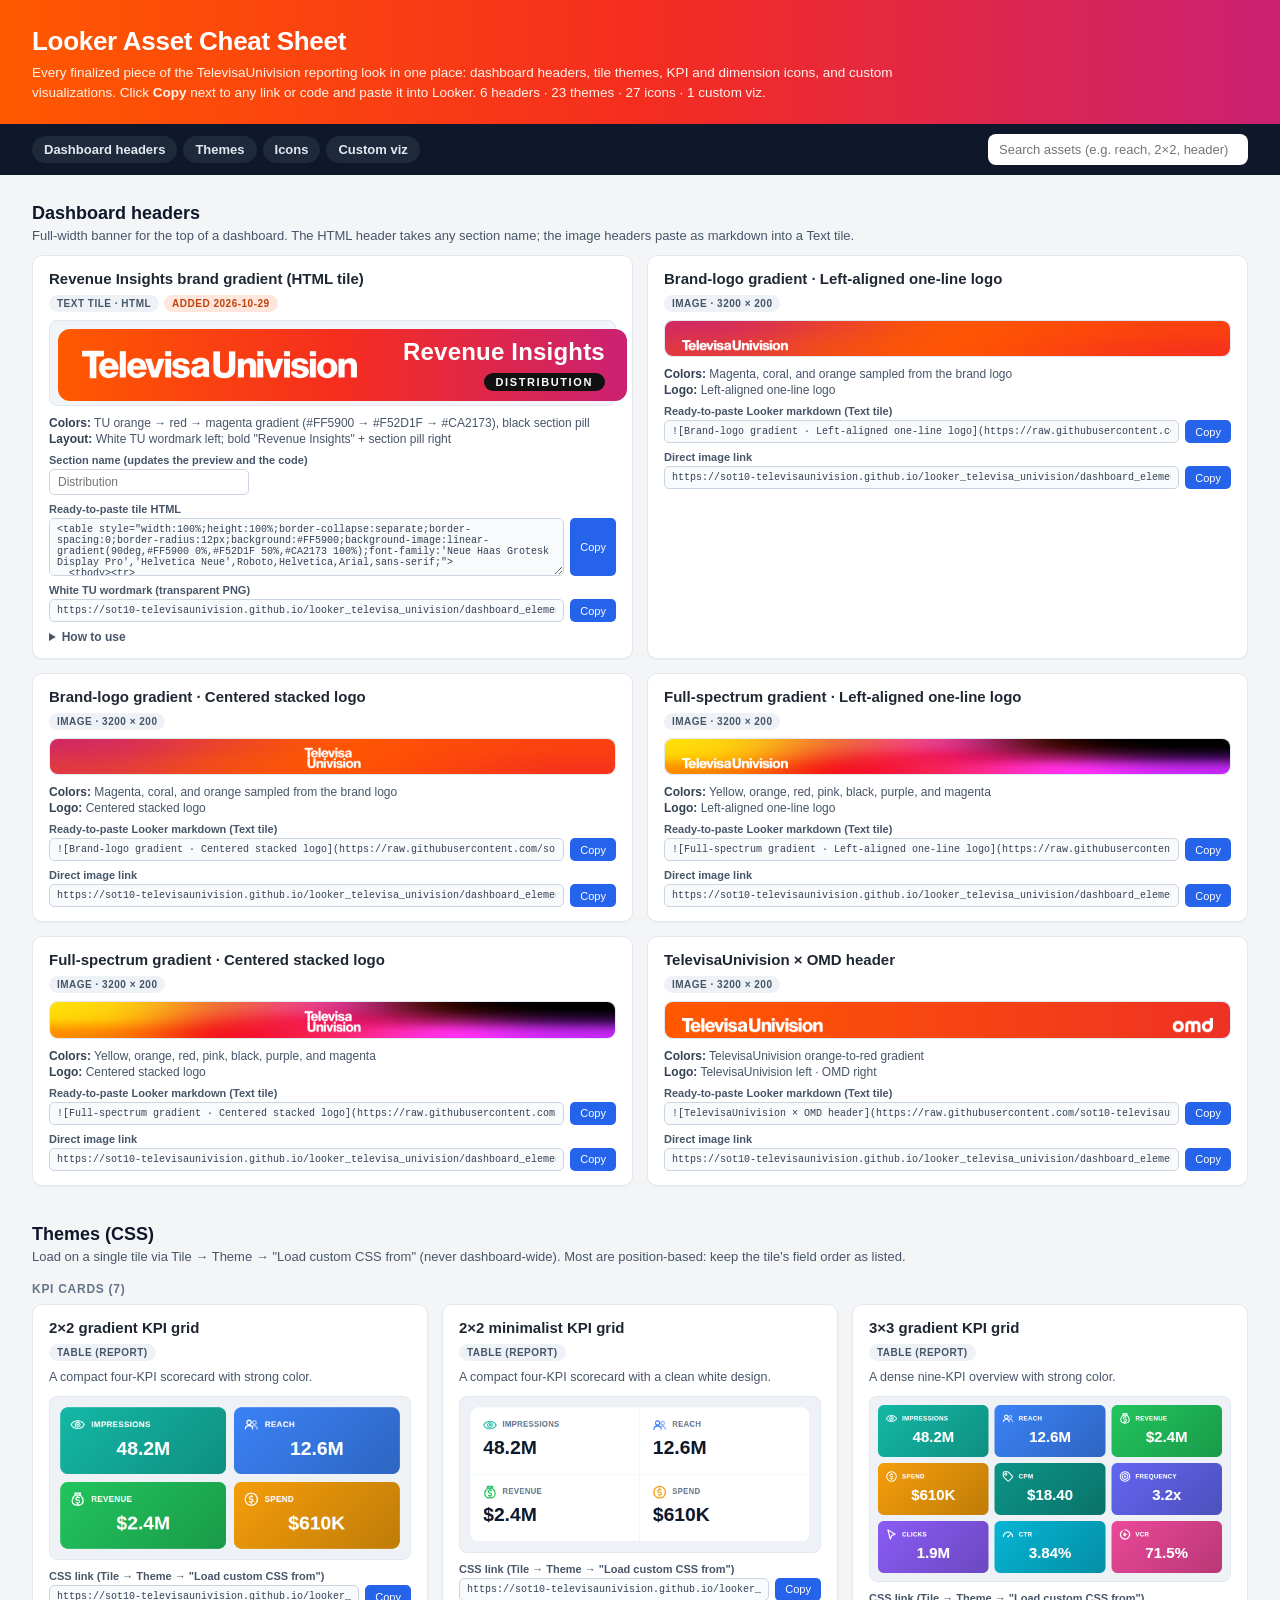
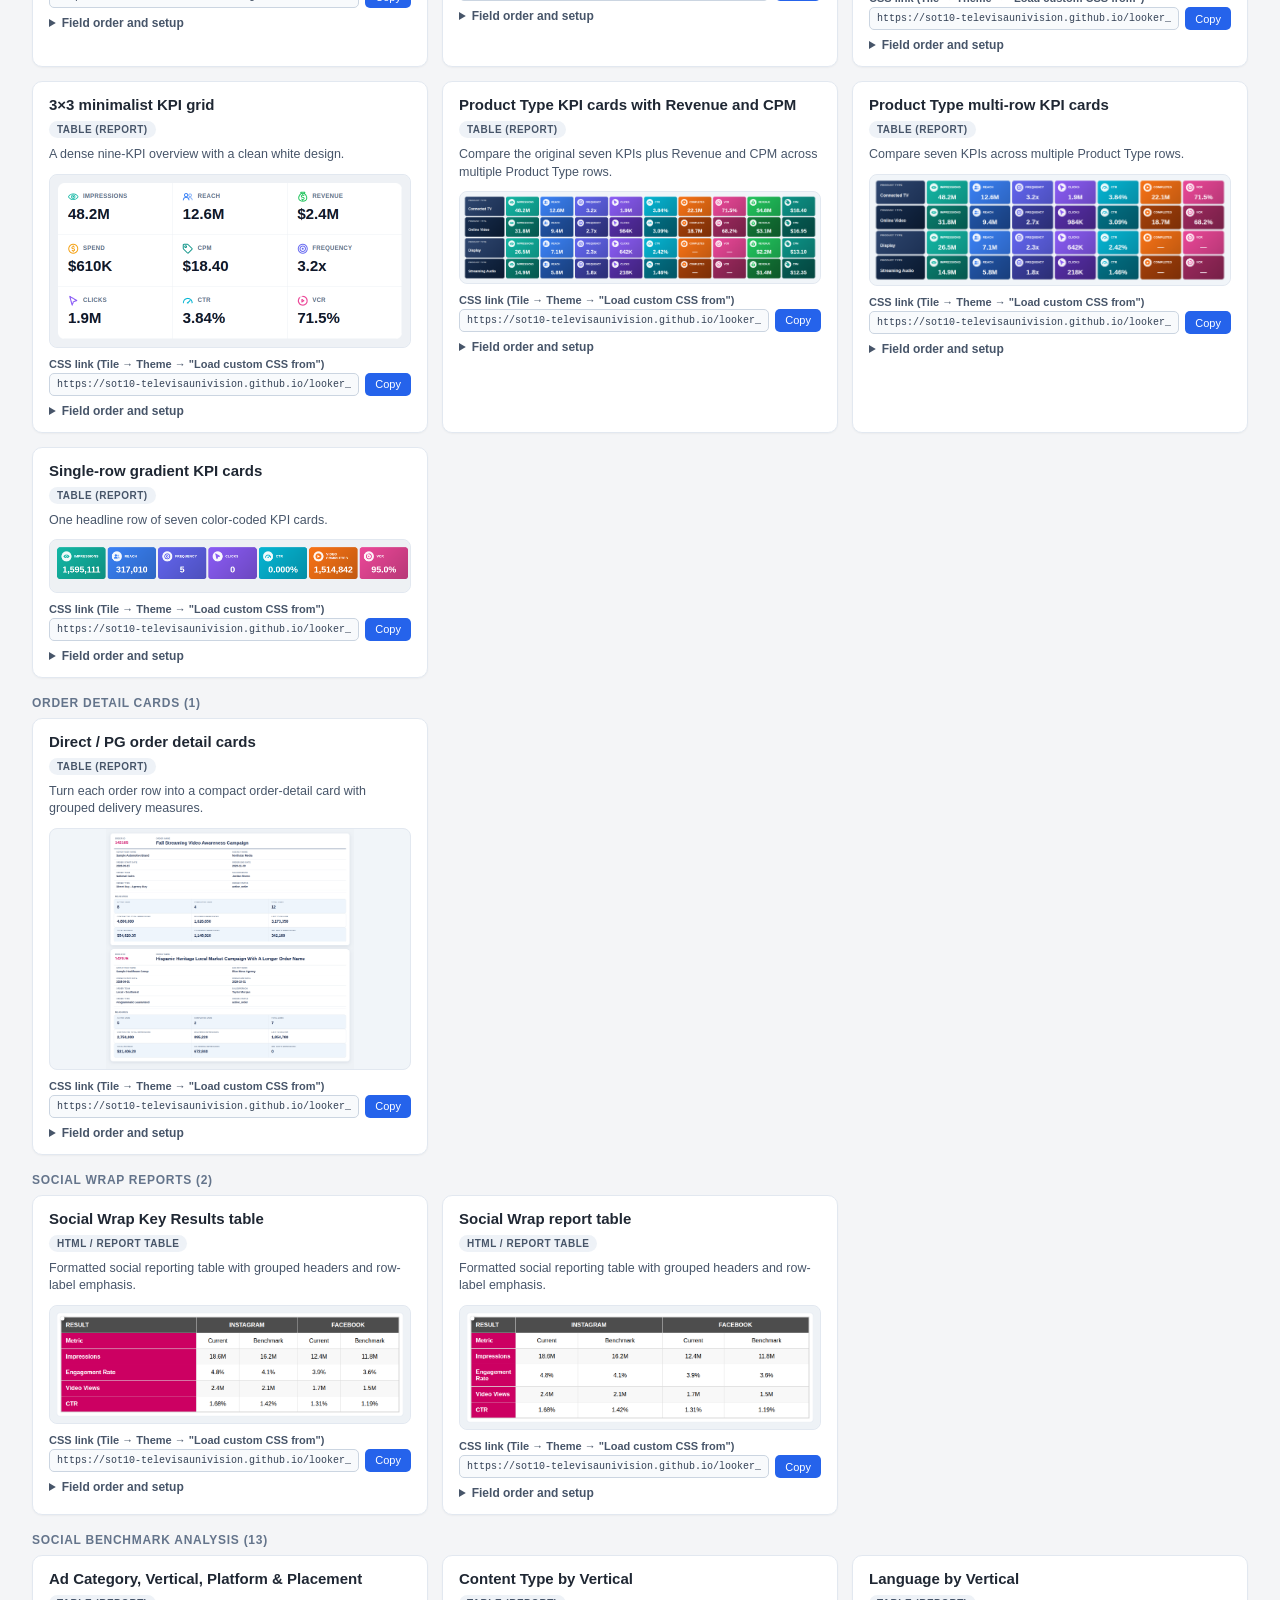
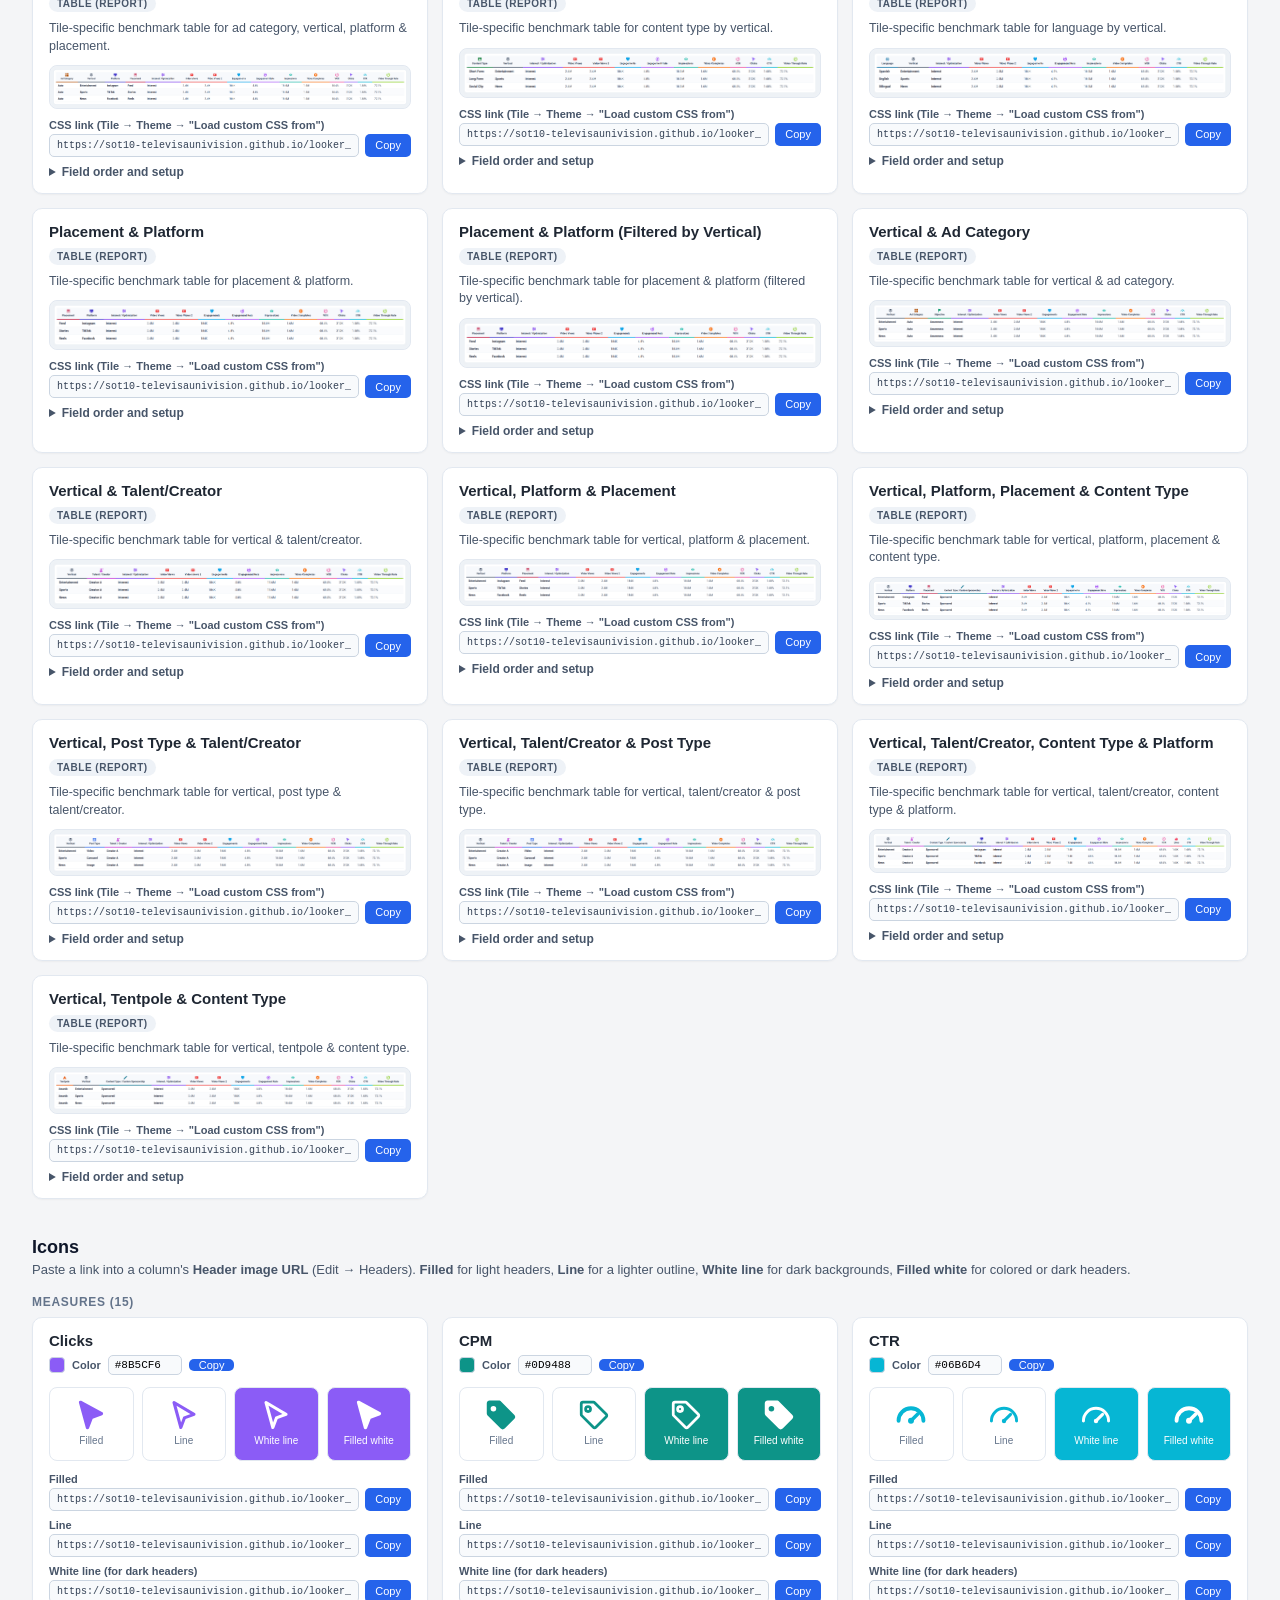
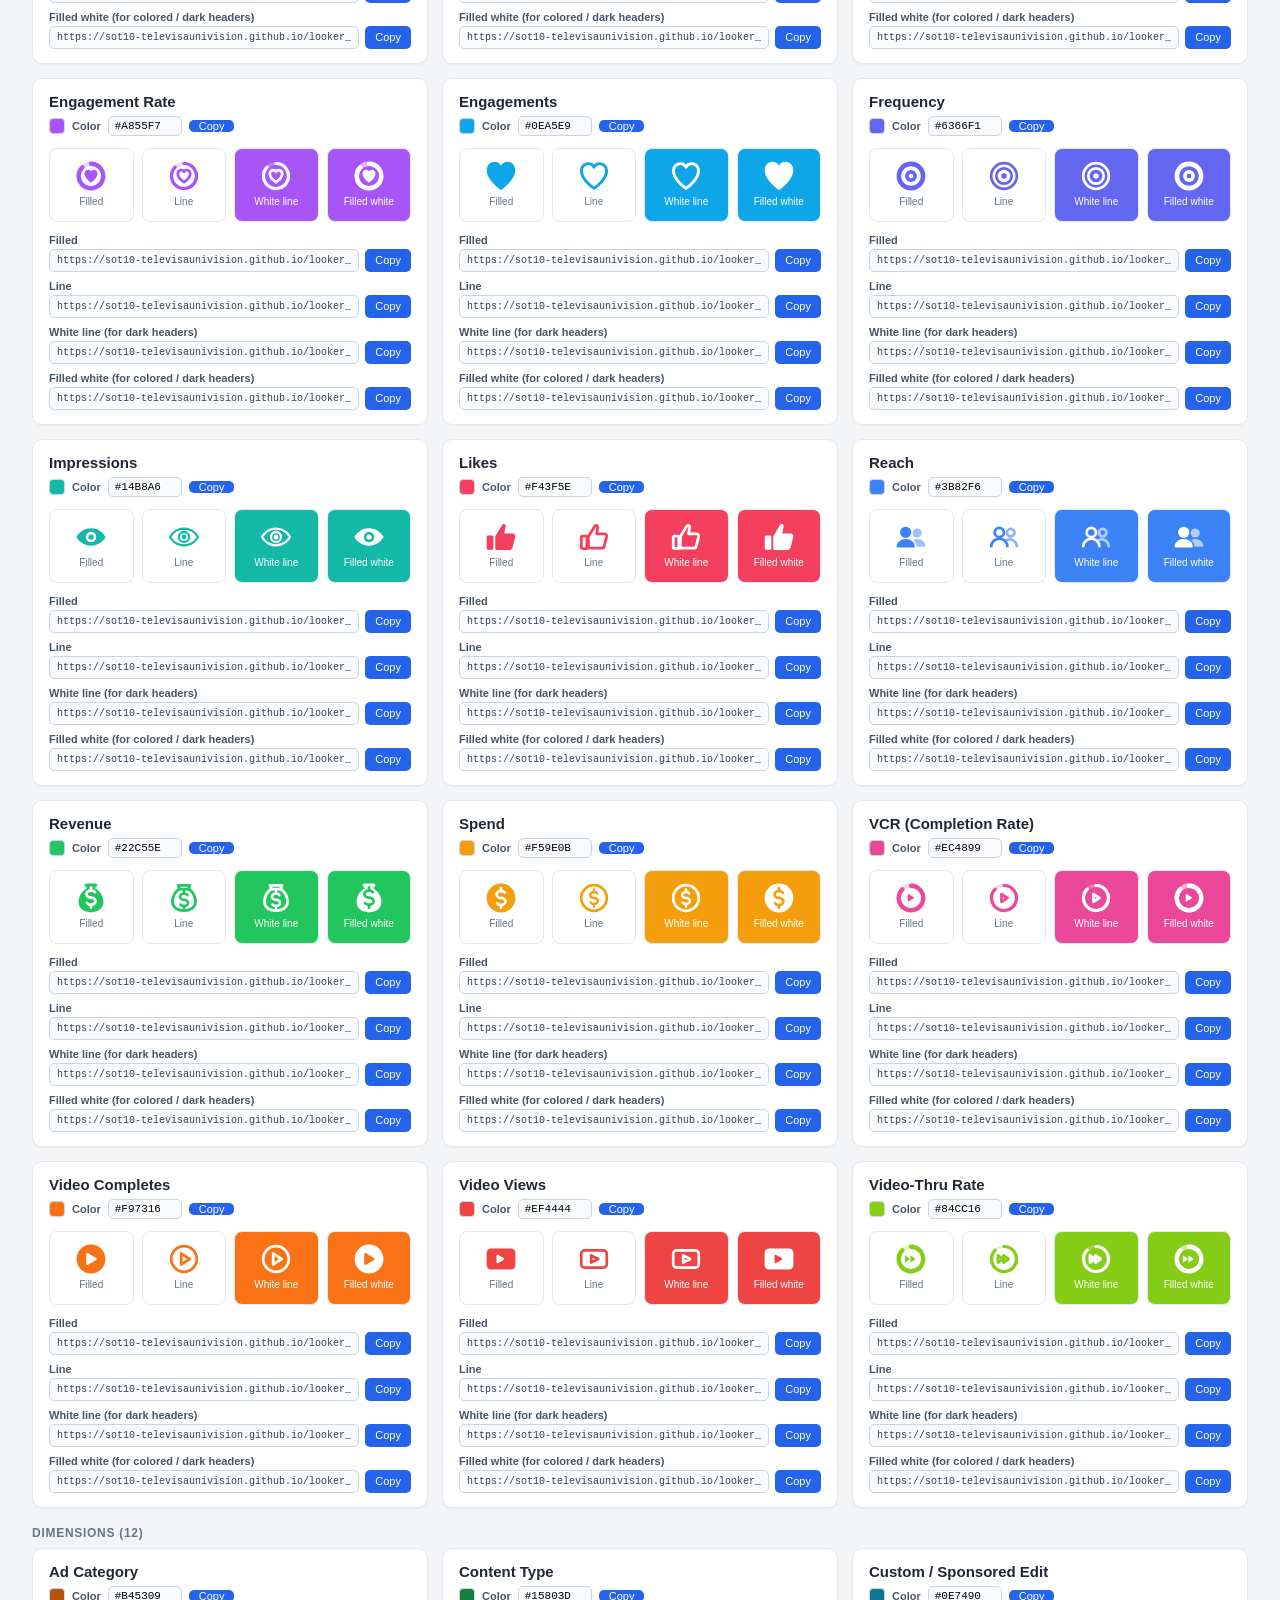
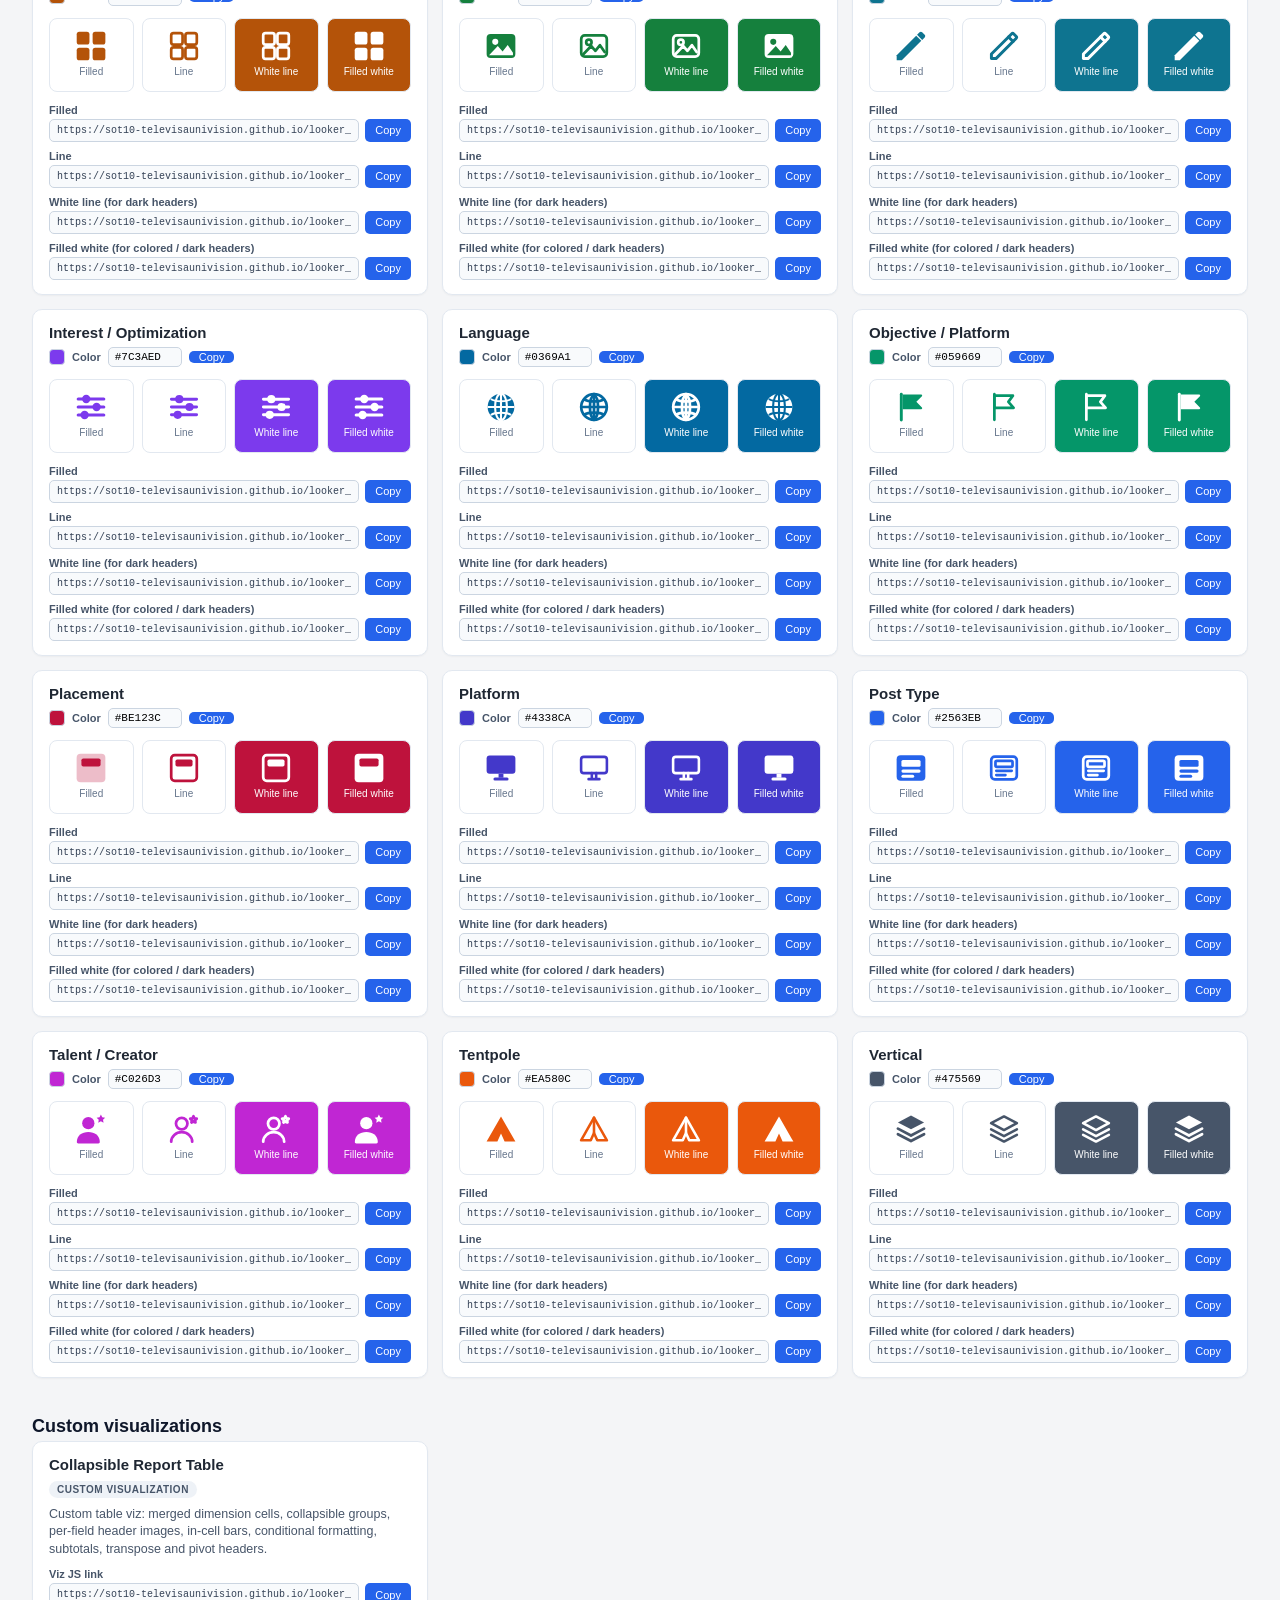
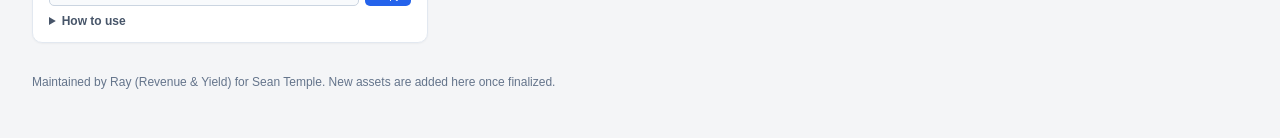
<file: index.html>
<!DOCTYPE html><html lang="en"><head><meta charset="utf-8"/><meta name="viewport" content="width=device-width,initial-scale=1"/><title>Looker Asset Cheat Sheet</title><style>*{box-sizing:border-box}body{font-family:-apple-system,Segoe UI,Roboto,Helvetica Neue,Arial,sans-serif;margin:0;background:#f4f5f7;color:#1f2733}
.hero{background:linear-gradient(90deg,#FF5900 0%,#F52D1F 50%,#CA2173 100%);color:#fff;padding:26px 32px 22px}
.hero h1{margin:0 0 6px;font-size:26px;letter-spacing:-.3px}.hero p{margin:0;font-size:13.5px;max-width:900px;color:#fff3ec;line-height:1.45}
.bar{position:sticky;top:0;z-index:10;background:#0f172a;display:flex;gap:6px;align-items:center;padding:10px 32px;flex-wrap:wrap}
.bar a{color:#e2e8f0;text-decoration:none;font-size:13px;font-weight:600;padding:6px 12px;border-radius:99px;background:#1e293b}.bar a:hover{background:#334155}
.bar input{margin-left:auto;min-width:260px;border:0;border-radius:8px;padding:8px 11px;font-size:13px}
section{padding:6px 32px 10px}section>h2{font-size:18px;margin:22px 0 4px;color:#0f172a}section>p.lead{margin:0 0 12px;color:#475569;font-size:13px}
h3.group{font-size:12px;text-transform:uppercase;letter-spacing:.06em;color:#64748b;margin:18px 0 8px}
.grid{display:grid;grid-template-columns:repeat(auto-fill,minmax(360px,1fr));gap:14px}.grid.wide{grid-template-columns:repeat(auto-fill,minmax(560px,1fr))}
.card{background:#fff;border:1px solid #e2e8f0;border-radius:10px;padding:14px 16px;box-shadow:0 1px 2px rgba(0,0,0,.04)}
.name{font-weight:700;font-size:15px;margin-bottom:6px}.badges{margin-bottom:8px}.badge{display:inline-block;font-size:10px;font-weight:700;text-transform:uppercase;letter-spacing:.05em;padding:3px 8px;border-radius:99px;background:#eef2f7;color:#475569;margin-right:5px}.badge.new{background:#fde7dd;color:#c2410c}
.purpose{font-size:12.5px;color:#475569;margin:0 0 10px;line-height:1.4}
.pv{display:block;width:100%;border:1px solid #e2e8f0;border-radius:8px;background:#f1f5f9;margin-bottom:10px}.pv img{display:block;width:100%;max-height:240px;object-fit:contain;border-radius:8px}
.livehdr{height:86px;padding:8px;background:#f1f5f9;border:1px solid #e2e8f0;border-radius:8px;margin-bottom:10px}
label{display:block;font-size:11px;color:#475569;margin:8px 0 3px;font-weight:600}
.u{display:flex;gap:6px}.u input,.u textarea{flex:1;font-family:ui-monospace,Menlo,monospace;font-size:10px;padding:5px 7px;border:1px solid #cbd5e1;border-radius:5px;background:#f8fafc;color:#334155}.u textarea{height:58px;resize:vertical}
button.cp{border:0;background:#2563eb;color:#fff;border-radius:5px;padding:0 10px;font-size:11px;cursor:pointer;white-space:nowrap}button.cp.ok{background:#16a34a}
input.sec{font-size:12px;padding:5px 8px;border:1px solid #cbd5e1;border-radius:5px;width:200px}
details{margin-top:8px;font-size:12px;color:#334155}summary{cursor:pointer;font-weight:600;color:#475569}details p{margin:6px 0}
.caution{background:#fff7ed;border-left:3px solid #f97316;padding:5px 8px;border-radius:4px}
.meta{font-size:12px;color:#475569;margin:2px 0}.meta b{color:#334155}
.swatches{display:flex;gap:8px;margin-bottom:12px}
.sw{flex:1;height:74px;border-radius:8px;display:flex;flex-direction:column;align-items:center;justify-content:center;gap:5px;padding:8px 4px;border:1px solid #e2e8f0}
.sw.light{background:#fff}.sw img{width:30px;height:30px;display:block}.sw span{font-size:10px;color:#64748b;text-align:center;line-height:1.15}.sw.oncolor span{color:#fff}
.color{display:flex;align-items:center;gap:7px;margin:0 0 12px}.color .chip{width:16px;height:16px;border-radius:4px;border:1px solid #cbd5e1}
.color .hexlbl{font-size:11px;color:#475569;font-weight:600}.color input{width:74px;font-family:ui-monospace,Menlo,monospace;font-size:11px;padding:3px 6px;border:1px solid #cbd5e1;border-radius:5px;background:#f8fafc}
footer{padding:22px 32px 40px;color:#64748b;font-size:12px}</style></head><body><div class="hero"><h1>Looker Asset Cheat Sheet</h1><p>Every finalized piece of the TelevisaUnivision reporting look in one place: dashboard headers, tile themes, KPI and dimension icons, and custom visualizations. Click <b>Copy</b> next to any link or code and paste it into Looker. 6 headers · 23 themes · 27 icons · 1 custom viz.</p></div><div class="bar"><a href="#headers">Dashboard headers</a><a href="#themes">Themes</a><a href="#icons">Icons</a><a href="#viz">Custom viz</a><input id="q" placeholder="Search assets (e.g. reach, 2×2, header)"/></div><section id="headers"><h2>Dashboard headers</h2><p class="lead">Full-width banner for the top of a dashboard. The HTML header takes any section name; the image headers paste as markdown into a Text tile.</p><div class="grid wide"><div class="card" data-s="revenue insights brand gradient (html tile) header html tu orange → red → magenta gradient (#ff5900 → #f52d1f → #ca2173), black section pill"><div class="name">Revenue Insights brand gradient (HTML tile)</div><div class="badges"><span class="badge">Text tile · HTML</span><span class="badge new">Added 2026-10-29</span></div><div class="livehdr"></div><template><table style="width:100%;height:100%;border-collapse:separate;border-spacing:0;border-radius:12px;background:#FF5900;background-image:linear-gradient(90deg,#FF5900 0%,#F52D1F 50%,#CA2173 100%);font-family:'Neue Haas Grotesk Display Pro','Helvetica Neue',Roboto,Helvetica,Arial,sans-serif;">
  <tr>
    <td style="padding:10px 22px;vertical-align:middle;text-align:left;line-height:0;font-size:0;"><img src="https://sot10-televisaunivision.github.io/looker_televisa_univision/dashboard_elements/televisaunivision_wordmark_white.png" alt="TelevisaUnivision" width="279" height="31" style="display:block;width:279px;height:31px;border:0;"></td>
    <td style="padding:10px 22px;vertical-align:middle;text-align:right;color:#ffffff;white-space:nowrap;">
      <div style="font-size:24px;font-weight:700;letter-spacing:0.2px;line-height:1.1;">Revenue Insights</div>
      <div style="margin-top:6px;"><span style="display:inline-block;padding:3px 12px;border-radius:99px;background:#111111;color:#ffffff;font-size:11px;font-weight:700;letter-spacing:1.6px;text-transform:uppercase;">__SECTION__</span></div>
    </td>
  </tr>
</table></template><p class="meta"><b>Colors:</b> TU orange → red → magenta gradient (#FF5900 → #F52D1F → #CA2173), black section pill</p><p class="meta"><b>Layout:</b> White TU wordmark left; bold &quot;Revenue Insights&quot; + section pill right</p><label>Section name (updates the preview and the code)</label><input class="sec" placeholder="Distribution" oninput="sec(this)"/><label>Ready-to-paste tile HTML</label><div class="u"><textarea readonly>&lt;table style=&quot;width:100%;height:100%;border-collapse:separate;border-spacing:0;border-radius:12px;background:#FF5900;background-image:linear-gradient(90deg,#FF5900 0%,#F52D1F 50%,#CA2173 100%);font-family:&#x27;Neue Haas Grotesk Display Pro&#x27;,&#x27;Helvetica Neue&#x27;,Roboto,Helvetica,Arial,sans-serif;&quot;&gt;
  &lt;tr&gt;
    &lt;td style=&quot;padding:10px 22px;vertical-align:middle;text-align:left;line-height:0;font-size:0;&quot;&gt;&lt;img src=&quot;https://sot10-televisaunivision.github.io/looker_televisa_univision/dashboard_elements/televisaunivision_wordmark_white.png&quot; alt=&quot;TelevisaUnivision&quot; width=&quot;279&quot; height=&quot;31&quot; style=&quot;display:block;width:279px;height:31px;border:0;&quot;&gt;&lt;/td&gt;
    &lt;td style=&quot;padding:10px 22px;vertical-align:middle;text-align:right;color:#ffffff;white-space:nowrap;&quot;&gt;
      &lt;div style=&quot;font-size:24px;font-weight:700;letter-spacing:0.2px;line-height:1.1;&quot;&gt;Revenue Insights&lt;/div&gt;
      &lt;div style=&quot;margin-top:6px;&quot;&gt;&lt;span style=&quot;display:inline-block;padding:3px 12px;border-radius:99px;background:#111111;color:#ffffff;font-size:11px;font-weight:700;letter-spacing:1.6px;text-transform:uppercase;&quot;&gt;Distribution&lt;/span&gt;&lt;/div&gt;
    &lt;/td&gt;
  &lt;/tr&gt;
&lt;/table&gt;</textarea><button class="cp" onclick="cp(this)">Copy</button></div><label>White TU wordmark (transparent PNG)</label><div class="u"><input readonly value="https://sot10-televisaunivision.github.io/looker_televisa_univision/dashboard_elements/televisaunivision_wordmark_white.png"/><button class="cp" onclick="cp(this)">Copy</button></div><details><summary>How to use</summary><p>Full-width Text tile (24 wide × 3 tall) at the top of the dashboard: Edit dashboard → tile menu → Edit → replace the body → Save. Keep it on one block with no blank lines.</p></details></div><div class="card" data-s="brand-logo gradient · left-aligned one-line logo header image magenta, coral, and orange sampled from the brand logo"><div class="name">Brand-logo gradient · Left-aligned one-line logo</div><div class="badges"><span class="badge">Image · 3200 × 200</span></div><a class="pv" href="https://sot10-televisaunivision.github.io/looker_televisa_univision/dashboard_elements/televisaunivision_logo_gradient_header_horizontal_left.png" target="_blank"><img loading="lazy" src="https://sot10-televisaunivision.github.io/looker_televisa_univision/dashboard_elements/televisaunivision_logo_gradient_header_horizontal_left.png" alt="Brand-logo gradient · Left-aligned one-line logo"/></a><p class="meta"><b>Colors:</b> Magenta, coral, and orange sampled from the brand logo</p><p class="meta"><b>Logo:</b> Left-aligned one-line logo</p><label>Ready-to-paste Looker markdown (Text tile)</label><div class="u"><input readonly value="![Brand-logo gradient · Left-aligned one-line logo](https://raw.githubusercontent.com/sot10-televisaunivision/looker_televisa_univision/refs/heads/main/dashboard_elements/televisaunivision_logo_gradient_header_horizontal_left.png)"/><button class="cp" onclick="cp(this)">Copy</button></div><label>Direct image link</label><div class="u"><input readonly value="https://sot10-televisaunivision.github.io/looker_televisa_univision/dashboard_elements/televisaunivision_logo_gradient_header_horizontal_left.png"/><button class="cp" onclick="cp(this)">Copy</button></div></div><div class="card" data-s="brand-logo gradient · centered stacked logo header image magenta, coral, and orange sampled from the brand logo"><div class="name">Brand-logo gradient · Centered stacked logo</div><div class="badges"><span class="badge">Image · 3200 × 200</span></div><a class="pv" href="https://sot10-televisaunivision.github.io/looker_televisa_univision/dashboard_elements/televisaunivision_logo_gradient_header_stacked.png" target="_blank"><img loading="lazy" src="https://sot10-televisaunivision.github.io/looker_televisa_univision/dashboard_elements/televisaunivision_logo_gradient_header_stacked.png" alt="Brand-logo gradient · Centered stacked logo"/></a><p class="meta"><b>Colors:</b> Magenta, coral, and orange sampled from the brand logo</p><p class="meta"><b>Logo:</b> Centered stacked logo</p><label>Ready-to-paste Looker markdown (Text tile)</label><div class="u"><input readonly value="![Brand-logo gradient · Centered stacked logo](https://raw.githubusercontent.com/sot10-televisaunivision/looker_televisa_univision/refs/heads/main/dashboard_elements/televisaunivision_logo_gradient_header_stacked.png)"/><button class="cp" onclick="cp(this)">Copy</button></div><label>Direct image link</label><div class="u"><input readonly value="https://sot10-televisaunivision.github.io/looker_televisa_univision/dashboard_elements/televisaunivision_logo_gradient_header_stacked.png"/><button class="cp" onclick="cp(this)">Copy</button></div></div><div class="card" data-s="full-spectrum gradient · left-aligned one-line logo header image yellow, orange, red, pink, black, purple, and magenta"><div class="name">Full-spectrum gradient · Left-aligned one-line logo</div><div class="badges"><span class="badge">Image · 3200 × 200</span></div><a class="pv" href="https://sot10-televisaunivision.github.io/looker_televisa_univision/dashboard_elements/televisaunivision_smooth_gradient_header_horizontal_left.png" target="_blank"><img loading="lazy" src="https://sot10-televisaunivision.github.io/looker_televisa_univision/dashboard_elements/televisaunivision_smooth_gradient_header_horizontal_left.png" alt="Full-spectrum gradient · Left-aligned one-line logo"/></a><p class="meta"><b>Colors:</b> Yellow, orange, red, pink, black, purple, and magenta</p><p class="meta"><b>Logo:</b> Left-aligned one-line logo</p><label>Ready-to-paste Looker markdown (Text tile)</label><div class="u"><input readonly value="![Full-spectrum gradient · Left-aligned one-line logo](https://raw.githubusercontent.com/sot10-televisaunivision/looker_televisa_univision/refs/heads/main/dashboard_elements/televisaunivision_smooth_gradient_header_horizontal_left.png)"/><button class="cp" onclick="cp(this)">Copy</button></div><label>Direct image link</label><div class="u"><input readonly value="https://sot10-televisaunivision.github.io/looker_televisa_univision/dashboard_elements/televisaunivision_smooth_gradient_header_horizontal_left.png"/><button class="cp" onclick="cp(this)">Copy</button></div></div><div class="card" data-s="full-spectrum gradient · centered stacked logo header image yellow, orange, red, pink, black, purple, and magenta"><div class="name">Full-spectrum gradient · Centered stacked logo</div><div class="badges"><span class="badge">Image · 3200 × 200</span></div><a class="pv" href="https://sot10-televisaunivision.github.io/looker_televisa_univision/dashboard_elements/televisaunivision_smooth_gradient_header_stacked.png" target="_blank"><img loading="lazy" src="https://sot10-televisaunivision.github.io/looker_televisa_univision/dashboard_elements/televisaunivision_smooth_gradient_header_stacked.png" alt="Full-spectrum gradient · Centered stacked logo"/></a><p class="meta"><b>Colors:</b> Yellow, orange, red, pink, black, purple, and magenta</p><p class="meta"><b>Logo:</b> Centered stacked logo</p><label>Ready-to-paste Looker markdown (Text tile)</label><div class="u"><input readonly value="![Full-spectrum gradient · Centered stacked logo](https://raw.githubusercontent.com/sot10-televisaunivision/looker_televisa_univision/refs/heads/main/dashboard_elements/televisaunivision_smooth_gradient_header_stacked.png)"/><button class="cp" onclick="cp(this)">Copy</button></div><label>Direct image link</label><div class="u"><input readonly value="https://sot10-televisaunivision.github.io/looker_televisa_univision/dashboard_elements/televisaunivision_smooth_gradient_header_stacked.png"/><button class="cp" onclick="cp(this)">Copy</button></div></div><div class="card" data-s="televisaunivision × omd header header image televisaunivision orange-to-red gradient"><div class="name">TelevisaUnivision × OMD header</div><div class="badges"><span class="badge">Image · 3200 × 200</span></div><a class="pv" href="https://sot10-televisaunivision.github.io/looker_televisa_univision/dashboard_elements/teluni_omd_dashboard_header.png" target="_blank"><img loading="lazy" src="https://sot10-televisaunivision.github.io/looker_televisa_univision/dashboard_elements/teluni_omd_dashboard_header.png" alt="TelevisaUnivision × OMD header"/></a><p class="meta"><b>Colors:</b> TelevisaUnivision orange-to-red gradient</p><p class="meta"><b>Logo:</b> TelevisaUnivision left · OMD right</p><label>Ready-to-paste Looker markdown (Text tile)</label><div class="u"><input readonly value="![TelevisaUnivision × OMD header](https://raw.githubusercontent.com/sot10-televisaunivision/looker_televisa_univision/refs/heads/main/dashboard_elements/teluni_omd_dashboard_header.png)"/><button class="cp" onclick="cp(this)">Copy</button></div><label>Direct image link</label><div class="u"><input readonly value="https://sot10-televisaunivision.github.io/looker_televisa_univision/dashboard_elements/teluni_omd_dashboard_header.png"/><button class="cp" onclick="cp(this)">Copy</button></div></div></div></section><section id="themes"><h2>Themes (CSS)</h2><p class="lead">Load on a single tile via Tile → Theme → "Load custom CSS from" (never dashboard-wide). Most are position-based: keep the tile's field order as listed.</p><h3 class="group">KPI cards (7)</h3><div class="grid"><div class="card" data-s="2×2 gradient kpi grid kpi cards table (report) impressions, reach, revenue, spend https://sot10-televisaunivision.github.io/looker_televisa_univision/looker_css/card-2x2-gradient.css"><div class="name">2×2 gradient KPI grid</div><div class="badges"><span class="badge">Table (Report)</span></div><p class="purpose">A compact four-KPI scorecard with strong color.</p><a class="pv" href="https://sot10-televisaunivision.github.io/looker_televisa_univision/cheat-sheet/previews/2x2-gradient-kpi-grid.png" target="_blank"><img loading="lazy" src="https://sot10-televisaunivision.github.io/looker_televisa_univision/cheat-sheet/previews/2x2-gradient-kpi-grid.png" alt="2×2 gradient KPI grid"/></a><label>CSS link (Tile → Theme → &quot;Load custom CSS from&quot;)</label><div class="u"><input readonly value="https://sot10-televisaunivision.github.io/looker_televisa_univision/looker_css/card-2x2-gradient.css"/><button class="cp" onclick="cp(this)">Copy</button></div><details><summary>Field order and setup</summary><p><b>Layout:</b> 2×2 grid · 4 KPIs</p><p><b>Style:</b> Four gradient cards with white line icons and centered values.</p><p><b>Dimensions:</b> None</p><p><b>Metrics:</b> Impressions, Reach, Revenue, Spend</p><p><b>Expected field order:</b> Impressions · Reach · Revenue · Spend</p><p><b>What it does:</b> CSS grid layout · Per-KPI gradients · Compact scorecard</p><p class="caution"><b>Use carefully:</b> One data row only; field order is position-based.</p></details></div><div class="card" data-s="2×2 minimalist kpi grid kpi cards table (report) impressions, reach, revenue, spend https://sot10-televisaunivision.github.io/looker_televisa_univision/looker_css/card-2x2-minimalist.css"><div class="name">2×2 minimalist KPI grid</div><div class="badges"><span class="badge">Table (Report)</span></div><p class="purpose">A compact four-KPI scorecard with a clean white design.</p><a class="pv" href="https://sot10-televisaunivision.github.io/looker_televisa_univision/cheat-sheet/previews/2x2-minimalist-kpi-grid.png" target="_blank"><img loading="lazy" src="https://sot10-televisaunivision.github.io/looker_televisa_univision/cheat-sheet/previews/2x2-minimalist-kpi-grid.png" alt="2×2 minimalist KPI grid"/></a><label>CSS link (Tile → Theme → &quot;Load custom CSS from&quot;)</label><div class="u"><input readonly value="https://sot10-televisaunivision.github.io/looker_televisa_univision/looker_css/card-2x2-minimalist.css"/><button class="cp" onclick="cp(this)">Copy</button></div><details><summary>Field order and setup</summary><p><b>Layout:</b> 2×2 grid · 4 KPIs</p><p><b>Style:</b> White grid, thin dividers, colored line icons, navy values.</p><p><b>Dimensions:</b> None</p><p><b>Metrics:</b> Impressions, Reach, Revenue, Spend</p><p><b>Expected field order:</b> Impressions · Reach · Revenue · Spend</p><p><b>What it does:</b> CSS grid layout · Colored outline icons · Compact scorecard</p><p class="caution"><b>Use carefully:</b> One data row only; field order is position-based.</p></details></div><div class="card" data-s="3×3 gradient kpi grid kpi cards table (report) impressions, reach, revenue, spend, cpm, frequency, clicks, ctr, vcr https://sot10-televisaunivision.github.io/looker_televisa_univision/looker_css/card-3x3-gradient.css"><div class="name">3×3 gradient KPI grid</div><div class="badges"><span class="badge">Table (Report)</span></div><p class="purpose">A dense nine-KPI overview with strong color.</p><a class="pv" href="https://sot10-televisaunivision.github.io/looker_televisa_univision/cheat-sheet/previews/3x3-gradient-kpi-grid.png" target="_blank"><img loading="lazy" src="https://sot10-televisaunivision.github.io/looker_televisa_univision/cheat-sheet/previews/3x3-gradient-kpi-grid.png" alt="3×3 gradient KPI grid"/></a><label>CSS link (Tile → Theme → &quot;Load custom CSS from&quot;)</label><div class="u"><input readonly value="https://sot10-televisaunivision.github.io/looker_televisa_univision/looker_css/card-3x3-gradient.css"/><button class="cp" onclick="cp(this)">Copy</button></div><details><summary>Field order and setup</summary><p><b>Layout:</b> 3×3 grid · 9 KPIs</p><p><b>Style:</b> Nine gradient cards with white line icons and centered values.</p><p><b>Dimensions:</b> None</p><p><b>Metrics:</b> Impressions, Reach, Revenue, Spend, CPM, Frequency, Clicks, CTR, VCR</p><p><b>Expected field order:</b> Impressions · Reach · Revenue · Spend · CPM · Frequency · Clicks · CTR · VCR</p><p><b>What it does:</b> CSS grid layout · Per-KPI gradients · Dense scorecard</p><p class="caution"><b>Use carefully:</b> One data row only; Video Completes is not included.</p></details></div><div class="card" data-s="3×3 minimalist kpi grid kpi cards table (report) impressions, reach, revenue, spend, cpm, frequency, clicks, ctr, vcr https://sot10-televisaunivision.github.io/looker_televisa_univision/looker_css/card-3x3-minimalist.css"><div class="name">3×3 minimalist KPI grid</div><div class="badges"><span class="badge">Table (Report)</span></div><p class="purpose">A dense nine-KPI overview with a clean white design.</p><a class="pv" href="https://sot10-televisaunivision.github.io/looker_televisa_univision/cheat-sheet/previews/3x3-minimalist-kpi-grid.png" target="_blank"><img loading="lazy" src="https://sot10-televisaunivision.github.io/looker_televisa_univision/cheat-sheet/previews/3x3-minimalist-kpi-grid.png" alt="3×3 minimalist KPI grid"/></a><label>CSS link (Tile → Theme → &quot;Load custom CSS from&quot;)</label><div class="u"><input readonly value="https://sot10-televisaunivision.github.io/looker_televisa_univision/looker_css/card-3x3-minimalist.css"/><button class="cp" onclick="cp(this)">Copy</button></div><details><summary>Field order and setup</summary><p><b>Layout:</b> 3×3 grid · 9 KPIs</p><p><b>Style:</b> White grid, thin dividers, colored line icons, navy values.</p><p><b>Dimensions:</b> None</p><p><b>Metrics:</b> Impressions, Reach, Revenue, Spend, CPM, Frequency, Clicks, CTR, VCR</p><p><b>Expected field order:</b> Impressions · Reach · Revenue · Spend · CPM · Frequency · Clicks · CTR · VCR</p><p><b>What it does:</b> CSS grid layout · Colored outline icons · Dense scorecard</p><p class="caution"><b>Use carefully:</b> One data row only; Video Completes is not included.</p></details></div><div class="card" data-s="product type kpi cards with revenue and cpm kpi cards table (report) impressions, reach, frequency, clicks, ctr, video completes, vcr, revenue, cpm https://sot10-televisaunivision.github.io/looker_televisa_univision/looker_css/beeswax_kpi_product_type_rows_revenue_cpm.css"><div class="name">Product Type KPI cards with Revenue and CPM</div><div class="badges"><span class="badge">Table (Report)</span></div><p class="purpose">Compare the original seven KPIs plus Revenue and CPM across multiple Product Type rows.</p><a class="pv" href="https://sot10-televisaunivision.github.io/looker_televisa_univision/cheat-sheet/previews/product-type-kpi-cards-with-revenue-and-cpm.png" target="_blank"><img loading="lazy" src="https://sot10-televisaunivision.github.io/looker_televisa_univision/cheat-sheet/previews/product-type-kpi-cards-with-revenue-and-cpm.png" alt="Product Type KPI cards with Revenue and CPM"/></a><label>CSS link (Tile → Theme → &quot;Load custom CSS from&quot;)</label><div class="u"><input readonly value="https://sot10-televisaunivision.github.io/looker_televisa_univision/looker_css/beeswax_kpi_product_type_rows_revenue_cpm.css"/><button class="cp" onclick="cp(this)">Copy</button></div><details><summary>Field order and setup</summary><p><b>Layout:</b> Multiple rows · Product Type + 9 KPIs</p><p><b>Style:</b> Per-KPI gradients with clearly darker alternating rows; Revenue and CPM are appended after VCR.</p><p><b>Dimensions:</b> Product Type</p><p><b>Metrics:</b> Impressions, Reach, Frequency, Clicks, CTR, Video Completes, VCR, Revenue, CPM</p><p><b>Expected field order:</b> Product Type · Impressions · Reach · Frequency · Clicks · CTR · Video Completes · VCR · Revenue · CPM</p><p><b>What it does:</b> Product Type row label · Revenue and CPM financial columns · Alternating row contrast · Hidden native headers</p><p class="caution"><b>Use carefully:</b> Use only with Product Type first and all nine KPIs in the listed order.</p></details></div><div class="card" data-s="product type multi-row kpi cards kpi cards table (report) impressions, reach, frequency, clicks, ctr, video completes, vcr https://sot10-televisaunivision.github.io/looker_televisa_univision/looker_css/beeswax_kpi_product_type_rows.css"><div class="name">Product Type multi-row KPI cards</div><div class="badges"><span class="badge">Table (Report)</span></div><p class="purpose">Compare seven KPIs across multiple Product Type rows.</p><a class="pv" href="https://sot10-televisaunivision.github.io/looker_televisa_univision/cheat-sheet/previews/product-type-multi-row-kpi-cards.png" target="_blank"><img loading="lazy" src="https://sot10-televisaunivision.github.io/looker_televisa_univision/cheat-sheet/previews/product-type-multi-row-kpi-cards.png" alt="Product Type multi-row KPI cards"/></a><label>CSS link (Tile → Theme → &quot;Load custom CSS from&quot;)</label><div class="u"><input readonly value="https://sot10-televisaunivision.github.io/looker_televisa_univision/looker_css/beeswax_kpi_product_type_rows.css"/><button class="cp" onclick="cp(this)">Copy</button></div><details><summary>Field order and setup</summary><p><b>Layout:</b> Multiple rows · Product Type + 7 KPIs</p><p><b>Style:</b> Per-KPI gradients with clearly darker alternating rows.</p><p><b>Dimensions:</b> Product Type</p><p><b>Metrics:</b> Impressions, Reach, Frequency, Clicks, CTR, Video Completes, VCR</p><p><b>Expected field order:</b> Product Type · Impressions · Reach · Frequency · Clicks · CTR · Video Completes · VCR</p><p><b>What it does:</b> Product Type row label · Alternating row contrast · Hidden native headers</p><p class="caution"><b>Use carefully:</b> Use only with Product Type first and the seven KPIs in the listed order.</p></details></div><div class="card" data-s="single-row gradient kpi cards kpi cards table (report) impressions, reach, frequency, clicks, ctr, video completes, vcr https://sot10-televisaunivision.github.io/looker_televisa_univision/looker_css/beeswax_kpi.css"><div class="name">Single-row gradient KPI cards</div><div class="badges"><span class="badge">Table (Report)</span></div><p class="purpose">One headline row of seven color-coded KPI cards.</p><a class="pv" href="https://sot10-televisaunivision.github.io/looker_televisa_univision/cheat-sheet/previews/single-row-gradient-kpi-cards.png" target="_blank"><img loading="lazy" src="https://sot10-televisaunivision.github.io/looker_televisa_univision/cheat-sheet/previews/single-row-gradient-kpi-cards.png" alt="Single-row gradient KPI cards"/></a><label>CSS link (Tile → Theme → &quot;Load custom CSS from&quot;)</label><div class="u"><input readonly value="https://sot10-televisaunivision.github.io/looker_televisa_univision/looker_css/beeswax_kpi.css"/><button class="cp" onclick="cp(this)">Copy</button></div><details><summary>Field order and setup</summary><p><b>Layout:</b> Single row · 7 KPI cells</p><p><b>Style:</b> Per-KPI gradients, white icon badges, large centered values.</p><p><b>Dimensions:</b> None</p><p><b>Metrics:</b> Impressions, Reach, Frequency, Clicks, CTR, Video Completes, VCR</p><p><b>Expected field order:</b> Impressions · Reach · Frequency · Clicks · CTR · Video Completes · VCR</p><p><b>What it does:</b> Hidden native headers · Position-based KPI colors and icons · Fixed card spacing</p><p class="caution"><b>Use carefully:</b> Use only with the exact seven-column order.</p></details></div></div><h3 class="group">Order detail cards (1)</h3><div class="grid"><div class="card" data-s="direct / pg order detail cards order detail cards table (report) active lines, completed lines, total lines, contracted total impressions, delivered impressions, total revenue, co-viewing impressions, 3rd party impressions, left to deliver https://sot10-televisaunivision.github.io/looker_televisa_univision/looker_css/direct_pg_order_detail_card.css"><div class="name">Direct / PG order detail cards</div><div class="badges"><span class="badge">Table (Report)</span></div><p class="purpose">Turn each order row into a compact order-detail card with grouped delivery measures.</p><a class="pv" href="https://sot10-televisaunivision.github.io/looker_televisa_univision/cheat-sheet/previews/direct-pg-order-detail-cards.png" target="_blank"><img loading="lazy" src="https://sot10-televisaunivision.github.io/looker_televisa_univision/cheat-sheet/previews/direct-pg-order-detail-cards.png" alt="Direct / PG order detail cards"/></a><label>CSS link (Tile → Theme → &quot;Load custom CSS from&quot;)</label><div class="u"><input readonly value="https://sot10-televisaunivision.github.io/looker_televisa_univision/looker_css/direct_pg_order_detail_card.css"/><button class="cp" onclick="cp(this)">Copy</button></div><details><summary>Field order and setup</summary><p><b>Layout:</b> Multiple rows · one card per order · 19 fields</p><p><b>Style:</b> White order cards with a two-column detail section and alternating light-blue and white measure rows.</p><p><b>Dimensions:</b> Order ID, Order Name, Advertiser Name, Agency Name, Order Start Date, Order End Date, Order Team, Salesperson, Order Type, Order Status</p><p><b>Metrics:</b> Active Lines, Completed Lines, Total Lines, Contracted Total Impressions, Delivered Impressions, Total Revenue, Co-Viewing Impressions, 3rd Party Impressions, Left to Deliver</p><p><b>Expected field order:</b> Order ID · Order Name · Advertiser Name · Agency Name · Order Start Date · Order End Date · Order Team · Salesperson · Order Type · Order Status · Active Lines · Completed Lines · Total Lines · Contracted Total Impressions · Delivered Impressions · Total Revenue · Co-Viewing Impressions · 3rd Party Impressions · Left to Deliver</p><p><b>What it does:</b> Order ID and Order Name title line · Two-column order details · Three related measure groups · Visualization-setting labels · Responsive stacked layout</p><p class="caution"><b>Use carefully:</b> Position-based: use the exact 19-field query order shown. Keep result limits practical because every result row becomes a large card.</p></details></div></div><h3 class="group">Social Wrap reports (2)</h3><div class="grid"><div class="card" data-s="social wrap key results table social wrap reports html / report table flexible result columns https://sot10-televisaunivision.github.io/looker_televisa_univision/looker_css/social_wrap_report_key_results.css"><div class="name">Social Wrap Key Results table</div><div class="badges"><span class="badge">HTML / report table</span></div><p class="purpose">Formatted social reporting table with grouped headers and row-label emphasis.</p><a class="pv" href="https://sot10-televisaunivision.github.io/looker_televisa_univision/cheat-sheet/previews/social-wrap-key-results-table.png" target="_blank"><img loading="lazy" src="https://sot10-televisaunivision.github.io/looker_televisa_univision/cheat-sheet/previews/social-wrap-key-results-table.png" alt="Social Wrap Key Results table"/></a><label>CSS link (Tile → Theme → &quot;Load custom CSS from&quot;)</label><div class="u"><input readonly value="https://sot10-televisaunivision.github.io/looker_televisa_univision/looker_css/social_wrap_report_key_results.css"/><button class="cp" onclick="cp(this)">Copy</button></div><details><summary>Field order and setup</summary><p><b>Layout:</b> Multi-row table · flexible column count</p><p><b>Style:</b> Dark gray grouped headers, Univision magenta first column, bordered zebra rows.</p><p><b>Dimensions:</b> Row label</p><p><b>Metrics:</b> Flexible result columns</p><p><b>Expected field order:</b> Row label · Grouped result columns</p><p><b>What it does:</b> Two-level header styling · Alternating rows · Cell hover value tooltip</p><p class="caution"><b>Use carefully:</b> First column is widened to 40% for long Key Results labels.</p></details></div><div class="card" data-s="social wrap report table social wrap reports html / report table flexible result columns https://sot10-televisaunivision.github.io/looker_televisa_univision/looker_css/social_wrap_report.css"><div class="name">Social Wrap report table</div><div class="badges"><span class="badge">HTML / report table</span></div><p class="purpose">Formatted social reporting table with grouped headers and row-label emphasis.</p><a class="pv" href="https://sot10-televisaunivision.github.io/looker_televisa_univision/cheat-sheet/previews/social-wrap-report-table.png" target="_blank"><img loading="lazy" src="https://sot10-televisaunivision.github.io/looker_televisa_univision/cheat-sheet/previews/social-wrap-report-table.png" alt="Social Wrap report table"/></a><label>CSS link (Tile → Theme → &quot;Load custom CSS from&quot;)</label><div class="u"><input readonly value="https://sot10-televisaunivision.github.io/looker_televisa_univision/looker_css/social_wrap_report.css"/><button class="cp" onclick="cp(this)">Copy</button></div><details><summary>Field order and setup</summary><p><b>Layout:</b> Multi-row table · flexible column count</p><p><b>Style:</b> Dark gray grouped headers, Univision magenta first column, bordered zebra rows.</p><p><b>Dimensions:</b> Row label</p><p><b>Metrics:</b> Flexible result columns</p><p><b>Expected field order:</b> Row label · Grouped result columns</p><p><b>What it does:</b> Two-level header styling · Alternating rows · Cell hover value tooltip</p><p class="caution"><b>Use carefully:</b> First column uses 10% width for compact row labels.</p></details></div></div><h3 class="group">Social Benchmark Analysis (13)</h3><div class="grid"><div class="card" data-s="ad category, vertical, platform &amp; placement social benchmark analysis table (report) video views, video views 2, engagements, engagement rate, impressions, video completes, vcr, clicks, ctr, video through rate https://sot10-televisaunivision.github.io/looker_televisa_univision/looker_css/table-theme/tile-1481821.css"><div class="name">Ad Category, Vertical, Platform &amp; Placement</div><div class="badges"><span class="badge">Table (Report)</span></div><p class="purpose">Tile-specific benchmark table for ad category, vertical, platform &amp; placement.</p><a class="pv" href="https://sot10-televisaunivision.github.io/looker_televisa_univision/cheat-sheet/previews/ad-category-vertical-platform-placement.png" target="_blank"><img loading="lazy" src="https://sot10-televisaunivision.github.io/looker_televisa_univision/cheat-sheet/previews/ad-category-vertical-platform-placement.png" alt="Ad Category, Vertical, Platform &amp; Placement"/></a><label>CSS link (Tile → Theme → &quot;Load custom CSS from&quot;)</label><div class="u"><input readonly value="https://sot10-televisaunivision.github.io/looker_televisa_univision/looker_css/table-theme/tile-1481821.css"/><button class="cp" onclick="cp(this)">Copy</button></div><details><summary>Field order and setup</summary><p><b>Layout:</b> Multi-row report table · 15 columns</p><p><b>Style:</b> Light table with icon headers, colored underlines, zebra rows, and blue hover highlighting.</p><p><b>Dimensions:</b> Ad Category, Vertical, Platform, Placement, Interest / Optimization</p><p><b>Metrics:</b> Video Views, Video Views 2, Engagements, Engagement Rate, Impressions, Video Completes, VCR, Clicks, CTR, Video Through Rate</p><p><b>Expected field order:</b> Ad Category · Vertical · Platform · Placement · Interest / Optimization · Video Views · Video Views 2 · Engagements · Engagement Rate · Impressions · Video Completes · VCR · Clicks · CTR · Video Through Rate</p><p><b>What it does:</b> Visible icon headers · Dimension columns emphasized · Alternating rows · Row hover highlight</p><p class="caution"><b>Use carefully:</b> Tile-specific and position-based; load only on the matching tile with the same field order.</p></details></div><div class="card" data-s="content type by vertical social benchmark analysis table (report) video views, video views 2, engagements, engagement rate, impressions, video completes, vcr, clicks, ctr, video through rate https://sot10-televisaunivision.github.io/looker_televisa_univision/looker_css/table-theme/tile-1686792.css"><div class="name">Content Type by Vertical</div><div class="badges"><span class="badge">Table (Report)</span></div><p class="purpose">Tile-specific benchmark table for content type by vertical.</p><a class="pv" href="https://sot10-televisaunivision.github.io/looker_televisa_univision/cheat-sheet/previews/content-type-by-vertical.png" target="_blank"><img loading="lazy" src="https://sot10-televisaunivision.github.io/looker_televisa_univision/cheat-sheet/previews/content-type-by-vertical.png" alt="Content Type by Vertical"/></a><label>CSS link (Tile → Theme → &quot;Load custom CSS from&quot;)</label><div class="u"><input readonly value="https://sot10-televisaunivision.github.io/looker_televisa_univision/looker_css/table-theme/tile-1686792.css"/><button class="cp" onclick="cp(this)">Copy</button></div><details><summary>Field order and setup</summary><p><b>Layout:</b> Multi-row report table · 13 columns</p><p><b>Style:</b> Light table with icon headers, colored underlines, zebra rows, and blue hover highlighting.</p><p><b>Dimensions:</b> Content Type, Vertical, Interest / Optimization</p><p><b>Metrics:</b> Video Views, Video Views 2, Engagements, Engagement Rate, Impressions, Video Completes, VCR, Clicks, CTR, Video Through Rate</p><p><b>Expected field order:</b> Content Type · Vertical · Interest / Optimization · Video Views · Video Views 2 · Engagements · Engagement Rate · Impressions · Video Completes · VCR · Clicks · CTR · Video Through Rate</p><p><b>What it does:</b> Visible icon headers · Dimension columns emphasized · Alternating rows · Row hover highlight</p><p class="caution"><b>Use carefully:</b> Tile-specific and position-based; load only on the matching tile with the same field order.</p></details></div><div class="card" data-s="language by vertical social benchmark analysis table (report) video views, video views 2, engagements, engagement rate, impressions, video completes, vcr, clicks, ctr, video through rate https://sot10-televisaunivision.github.io/looker_televisa_univision/looker_css/table-theme/tile-1686793.css"><div class="name">Language by Vertical</div><div class="badges"><span class="badge">Table (Report)</span></div><p class="purpose">Tile-specific benchmark table for language by vertical.</p><a class="pv" href="https://sot10-televisaunivision.github.io/looker_televisa_univision/cheat-sheet/previews/language-by-vertical.png" target="_blank"><img loading="lazy" src="https://sot10-televisaunivision.github.io/looker_televisa_univision/cheat-sheet/previews/language-by-vertical.png" alt="Language by Vertical"/></a><label>CSS link (Tile → Theme → &quot;Load custom CSS from&quot;)</label><div class="u"><input readonly value="https://sot10-televisaunivision.github.io/looker_televisa_univision/looker_css/table-theme/tile-1686793.css"/><button class="cp" onclick="cp(this)">Copy</button></div><details><summary>Field order and setup</summary><p><b>Layout:</b> Multi-row report table · 13 columns</p><p><b>Style:</b> Light table with icon headers, colored underlines, zebra rows, and blue hover highlighting.</p><p><b>Dimensions:</b> Language, Vertical, Interest / Optimization</p><p><b>Metrics:</b> Video Views, Video Views 2, Engagements, Engagement Rate, Impressions, Video Completes, VCR, Clicks, CTR, Video Through Rate</p><p><b>Expected field order:</b> Language · Vertical · Interest / Optimization · Video Views · Video Views 2 · Engagements · Engagement Rate · Impressions · Video Completes · VCR · Clicks · CTR · Video Through Rate</p><p><b>What it does:</b> Visible icon headers · Dimension columns emphasized · Alternating rows · Row hover highlight</p><p class="caution"><b>Use carefully:</b> Tile-specific and position-based; load only on the matching tile with the same field order.</p></details></div><div class="card" data-s="placement &amp; platform social benchmark analysis table (report) video views, video views 2, engagements, engagement rate, impressions, video completes, vcr, clicks, ctr, video through rate https://sot10-televisaunivision.github.io/looker_televisa_univision/looker_css/table-theme/tile-1686791.css"><div class="name">Placement &amp; Platform</div><div class="badges"><span class="badge">Table (Report)</span></div><p class="purpose">Tile-specific benchmark table for placement &amp; platform.</p><a class="pv" href="https://sot10-televisaunivision.github.io/looker_televisa_univision/cheat-sheet/previews/placement-platform.png" target="_blank"><img loading="lazy" src="https://sot10-televisaunivision.github.io/looker_televisa_univision/cheat-sheet/previews/placement-platform.png" alt="Placement &amp; Platform"/></a><label>CSS link (Tile → Theme → &quot;Load custom CSS from&quot;)</label><div class="u"><input readonly value="https://sot10-televisaunivision.github.io/looker_televisa_univision/looker_css/table-theme/tile-1686791.css"/><button class="cp" onclick="cp(this)">Copy</button></div><details><summary>Field order and setup</summary><p><b>Layout:</b> Multi-row report table · 13 columns</p><p><b>Style:</b> Light table with icon headers, colored underlines, zebra rows, and blue hover highlighting.</p><p><b>Dimensions:</b> Placement, Platform, Interest / Optimization</p><p><b>Metrics:</b> Video Views, Video Views 2, Engagements, Engagement Rate, Impressions, Video Completes, VCR, Clicks, CTR, Video Through Rate</p><p><b>Expected field order:</b> Placement · Platform · Interest / Optimization · Video Views · Video Views 2 · Engagements · Engagement Rate · Impressions · Video Completes · VCR · Clicks · CTR · Video Through Rate</p><p><b>What it does:</b> Visible icon headers · Dimension columns emphasized · Alternating rows · Row hover highlight</p><p class="caution"><b>Use carefully:</b> Tile-specific and position-based; load only on the matching tile with the same field order.</p></details></div><div class="card" data-s="placement &amp; platform (filtered by vertical) social benchmark analysis table (report) video views, video views 2, engagements, engagement rate, impressions, video completes, vcr, clicks, ctr, video through rate https://sot10-televisaunivision.github.io/looker_televisa_univision/looker_css/table-theme/tile-1481825.css"><div class="name">Placement &amp; Platform (Filtered by Vertical)</div><div class="badges"><span class="badge">Table (Report)</span></div><p class="purpose">Tile-specific benchmark table for placement &amp; platform (filtered by vertical).</p><a class="pv" href="https://sot10-televisaunivision.github.io/looker_televisa_univision/cheat-sheet/previews/placement-platform-filtered-by-vertical.png" target="_blank"><img loading="lazy" src="https://sot10-televisaunivision.github.io/looker_televisa_univision/cheat-sheet/previews/placement-platform-filtered-by-vertical.png" alt="Placement &amp; Platform (Filtered by Vertical)"/></a><label>CSS link (Tile → Theme → &quot;Load custom CSS from&quot;)</label><div class="u"><input readonly value="https://sot10-televisaunivision.github.io/looker_televisa_univision/looker_css/table-theme/tile-1481825.css"/><button class="cp" onclick="cp(this)">Copy</button></div><details><summary>Field order and setup</summary><p><b>Layout:</b> Multi-row report table · 13 columns</p><p><b>Style:</b> Light table with icon headers, colored underlines, zebra rows, and blue hover highlighting.</p><p><b>Dimensions:</b> Placement, Platform, Interest / Optimization</p><p><b>Metrics:</b> Video Views, Video Views 2, Engagements, Engagement Rate, Impressions, Video Completes, VCR, Clicks, CTR, Video Through Rate</p><p><b>Expected field order:</b> Placement · Platform · Interest / Optimization · Video Views · Video Views 2 · Engagements · Engagement Rate · Impressions · Video Completes · VCR · Clicks · CTR · Video Through Rate</p><p><b>What it does:</b> Visible icon headers · Dimension columns emphasized · Alternating rows · Row hover highlight</p><p class="caution"><b>Use carefully:</b> Tile-specific and position-based; load only on the matching tile with the same field order.</p></details></div><div class="card" data-s="vertical &amp; ad category social benchmark analysis table (report) video views, video views 2, engagements, engagement rate, impressions, video completes, vcr, clicks, ctr, video through rate https://sot10-televisaunivision.github.io/looker_televisa_univision/looker_css/table-theme/tile-1481816.css"><div class="name">Vertical &amp; Ad Category</div><div class="badges"><span class="badge">Table (Report)</span></div><p class="purpose">Tile-specific benchmark table for vertical &amp; ad category.</p><a class="pv" href="https://sot10-televisaunivision.github.io/looker_televisa_univision/cheat-sheet/previews/vertical-ad-category.png" target="_blank"><img loading="lazy" src="https://sot10-televisaunivision.github.io/looker_televisa_univision/cheat-sheet/previews/vertical-ad-category.png" alt="Vertical &amp; Ad Category"/></a><label>CSS link (Tile → Theme → &quot;Load custom CSS from&quot;)</label><div class="u"><input readonly value="https://sot10-televisaunivision.github.io/looker_televisa_univision/looker_css/table-theme/tile-1481816.css"/><button class="cp" onclick="cp(this)">Copy</button></div><details><summary>Field order and setup</summary><p><b>Layout:</b> Multi-row report table · 14 columns</p><p><b>Style:</b> Light table with icon headers, colored underlines, zebra rows, and blue hover highlighting.</p><p><b>Dimensions:</b> Vertical, Ad Category, Objective, Interest / Optimization</p><p><b>Metrics:</b> Video Views, Video Views 2, Engagements, Engagement Rate, Impressions, Video Completes, VCR, Clicks, CTR, Video Through Rate</p><p><b>Expected field order:</b> Vertical · Ad Category · Objective · Interest / Optimization · Video Views · Video Views 2 · Engagements · Engagement Rate · Impressions · Video Completes · VCR · Clicks · CTR · Video Through Rate</p><p><b>What it does:</b> Visible icon headers · Dimension columns emphasized · Alternating rows · Row hover highlight</p><p class="caution"><b>Use carefully:</b> Tile-specific and position-based; load only on the matching tile with the same field order.</p></details></div><div class="card" data-s="vertical &amp; talent/creator social benchmark analysis table (report) video views, video views 2, engagements, engagement rate, impressions, video completes, vcr, clicks, ctr, video through rate https://sot10-televisaunivision.github.io/looker_televisa_univision/looker_css/table-theme/tile-1481817.css"><div class="name">Vertical &amp; Talent/Creator</div><div class="badges"><span class="badge">Table (Report)</span></div><p class="purpose">Tile-specific benchmark table for vertical &amp; talent/creator.</p><a class="pv" href="https://sot10-televisaunivision.github.io/looker_televisa_univision/cheat-sheet/previews/vertical-talent-creator.png" target="_blank"><img loading="lazy" src="https://sot10-televisaunivision.github.io/looker_televisa_univision/cheat-sheet/previews/vertical-talent-creator.png" alt="Vertical &amp; Talent/Creator"/></a><label>CSS link (Tile → Theme → &quot;Load custom CSS from&quot;)</label><div class="u"><input readonly value="https://sot10-televisaunivision.github.io/looker_televisa_univision/looker_css/table-theme/tile-1481817.css"/><button class="cp" onclick="cp(this)">Copy</button></div><details><summary>Field order and setup</summary><p><b>Layout:</b> Multi-row report table · 13 columns</p><p><b>Style:</b> Light table with icon headers, colored underlines, zebra rows, and blue hover highlighting.</p><p><b>Dimensions:</b> Vertical, Talent / Creator, Interest / Optimization</p><p><b>Metrics:</b> Video Views, Video Views 2, Engagements, Engagement Rate, Impressions, Video Completes, VCR, Clicks, CTR, Video Through Rate</p><p><b>Expected field order:</b> Vertical · Talent / Creator · Interest / Optimization · Video Views · Video Views 2 · Engagements · Engagement Rate · Impressions · Video Completes · VCR · Clicks · CTR · Video Through Rate</p><p><b>What it does:</b> Visible icon headers · Dimension columns emphasized · Alternating rows · Row hover highlight</p><p class="caution"><b>Use carefully:</b> Tile-specific and position-based; load only on the matching tile with the same field order.</p></details></div><div class="card" data-s="vertical, platform &amp; placement social benchmark analysis table (report) video views, video views 2, engagements, engagement rate, impressions, video completes, vcr, clicks, ctr, video through rate https://sot10-televisaunivision.github.io/looker_televisa_univision/looker_css/table-theme/tile-1481820.css"><div class="name">Vertical, Platform &amp; Placement</div><div class="badges"><span class="badge">Table (Report)</span></div><p class="purpose">Tile-specific benchmark table for vertical, platform &amp; placement.</p><a class="pv" href="https://sot10-televisaunivision.github.io/looker_televisa_univision/cheat-sheet/previews/vertical-platform-placement.png" target="_blank"><img loading="lazy" src="https://sot10-televisaunivision.github.io/looker_televisa_univision/cheat-sheet/previews/vertical-platform-placement.png" alt="Vertical, Platform &amp; Placement"/></a><label>CSS link (Tile → Theme → &quot;Load custom CSS from&quot;)</label><div class="u"><input readonly value="https://sot10-televisaunivision.github.io/looker_televisa_univision/looker_css/table-theme/tile-1481820.css"/><button class="cp" onclick="cp(this)">Copy</button></div><details><summary>Field order and setup</summary><p><b>Layout:</b> Multi-row report table · 14 columns</p><p><b>Style:</b> Light table with icon headers, colored underlines, zebra rows, and blue hover highlighting.</p><p><b>Dimensions:</b> Vertical, Platform, Placement, Interest / Optimization</p><p><b>Metrics:</b> Video Views, Video Views 2, Engagements, Engagement Rate, Impressions, Video Completes, VCR, Clicks, CTR, Video Through Rate</p><p><b>Expected field order:</b> Vertical · Platform · Placement · Interest / Optimization · Video Views · Video Views 2 · Engagements · Engagement Rate · Impressions · Video Completes · VCR · Clicks · CTR · Video Through Rate</p><p><b>What it does:</b> Visible icon headers · Dimension columns emphasized · Alternating rows · Row hover highlight</p><p class="caution"><b>Use carefully:</b> Tile-specific and position-based; load only on the matching tile with the same field order.</p></details></div><div class="card" data-s="vertical, platform, placement &amp; content type social benchmark analysis table (report) video views, video views 2, engagements, engagement rate, impressions, video completes, vcr, clicks, ctr, video through rate https://sot10-televisaunivision.github.io/looker_televisa_univision/looker_css/table-theme/tile-1481822.css"><div class="name">Vertical, Platform, Placement &amp; Content Type</div><div class="badges"><span class="badge">Table (Report)</span></div><p class="purpose">Tile-specific benchmark table for vertical, platform, placement &amp; content type.</p><a class="pv" href="https://sot10-televisaunivision.github.io/looker_televisa_univision/cheat-sheet/previews/vertical-platform-placement-content-type.png" target="_blank"><img loading="lazy" src="https://sot10-televisaunivision.github.io/looker_televisa_univision/cheat-sheet/previews/vertical-platform-placement-content-type.png" alt="Vertical, Platform, Placement &amp; Content Type"/></a><label>CSS link (Tile → Theme → &quot;Load custom CSS from&quot;)</label><div class="u"><input readonly value="https://sot10-televisaunivision.github.io/looker_televisa_univision/looker_css/table-theme/tile-1481822.css"/><button class="cp" onclick="cp(this)">Copy</button></div><details><summary>Field order and setup</summary><p><b>Layout:</b> Multi-row report table · 15 columns</p><p><b>Style:</b> Light table with icon headers, colored underlines, zebra rows, and blue hover highlighting.</p><p><b>Dimensions:</b> Vertical, Platform, Placement, Content Type / Custom Sponsorship, Interest / Optimization</p><p><b>Metrics:</b> Video Views, Video Views 2, Engagements, Engagement Rate, Impressions, Video Completes, VCR, Clicks, CTR, Video Through Rate</p><p><b>Expected field order:</b> Vertical · Platform · Placement · Content Type / Custom Sponsorship · Interest / Optimization · Video Views · Video Views 2 · Engagements · Engagement Rate · Impressions · Video Completes · VCR · Clicks · CTR · Video Through Rate</p><p><b>What it does:</b> Visible icon headers · Dimension columns emphasized · Alternating rows · Row hover highlight</p><p class="caution"><b>Use carefully:</b> Tile-specific and position-based; load only on the matching tile with the same field order.</p></details></div><div class="card" data-s="vertical, post type &amp; talent/creator social benchmark analysis table (report) video views, video views 2, engagements, engagement rate, impressions, video completes, vcr, clicks, ctr, video through rate https://sot10-televisaunivision.github.io/looker_televisa_univision/looker_css/table-theme/tile-1481823.css"><div class="name">Vertical, Post Type &amp; Talent/Creator</div><div class="badges"><span class="badge">Table (Report)</span></div><p class="purpose">Tile-specific benchmark table for vertical, post type &amp; talent/creator.</p><a class="pv" href="https://sot10-televisaunivision.github.io/looker_televisa_univision/cheat-sheet/previews/vertical-post-type-talent-creator.png" target="_blank"><img loading="lazy" src="https://sot10-televisaunivision.github.io/looker_televisa_univision/cheat-sheet/previews/vertical-post-type-talent-creator.png" alt="Vertical, Post Type &amp; Talent/Creator"/></a><label>CSS link (Tile → Theme → &quot;Load custom CSS from&quot;)</label><div class="u"><input readonly value="https://sot10-televisaunivision.github.io/looker_televisa_univision/looker_css/table-theme/tile-1481823.css"/><button class="cp" onclick="cp(this)">Copy</button></div><details><summary>Field order and setup</summary><p><b>Layout:</b> Multi-row report table · 14 columns</p><p><b>Style:</b> Light table with icon headers, colored underlines, zebra rows, and blue hover highlighting.</p><p><b>Dimensions:</b> Vertical, Post Type, Talent / Creator, Interest / Optimization</p><p><b>Metrics:</b> Video Views, Video Views 2, Engagements, Engagement Rate, Impressions, Video Completes, VCR, Clicks, CTR, Video Through Rate</p><p><b>Expected field order:</b> Vertical · Post Type · Talent / Creator · Interest / Optimization · Video Views · Video Views 2 · Engagements · Engagement Rate · Impressions · Video Completes · VCR · Clicks · CTR · Video Through Rate</p><p><b>What it does:</b> Visible icon headers · Dimension columns emphasized · Alternating rows · Row hover highlight</p><p class="caution"><b>Use carefully:</b> Tile-specific and position-based; load only on the matching tile with the same field order.</p></details></div><div class="card" data-s="vertical, talent/creator &amp; post type social benchmark analysis table (report) video views, video views 2, engagements, engagement rate, impressions, video completes, vcr, clicks, ctr, video through rate https://sot10-televisaunivision.github.io/looker_televisa_univision/looker_css/table-theme/tile-1481818.css"><div class="name">Vertical, Talent/Creator &amp; Post Type</div><div class="badges"><span class="badge">Table (Report)</span></div><p class="purpose">Tile-specific benchmark table for vertical, talent/creator &amp; post type.</p><a class="pv" href="https://sot10-televisaunivision.github.io/looker_televisa_univision/cheat-sheet/previews/vertical-talent-creator-post-type.png" target="_blank"><img loading="lazy" src="https://sot10-televisaunivision.github.io/looker_televisa_univision/cheat-sheet/previews/vertical-talent-creator-post-type.png" alt="Vertical, Talent/Creator &amp; Post Type"/></a><label>CSS link (Tile → Theme → &quot;Load custom CSS from&quot;)</label><div class="u"><input readonly value="https://sot10-televisaunivision.github.io/looker_televisa_univision/looker_css/table-theme/tile-1481818.css"/><button class="cp" onclick="cp(this)">Copy</button></div><details><summary>Field order and setup</summary><p><b>Layout:</b> Multi-row report table · 14 columns</p><p><b>Style:</b> Light table with icon headers, colored underlines, zebra rows, and blue hover highlighting.</p><p><b>Dimensions:</b> Vertical, Talent / Creator, Post Type, Interest / Optimization</p><p><b>Metrics:</b> Video Views, Video Views 2, Engagements, Engagement Rate, Impressions, Video Completes, VCR, Clicks, CTR, Video Through Rate</p><p><b>Expected field order:</b> Vertical · Talent / Creator · Post Type · Interest / Optimization · Video Views · Video Views 2 · Engagements · Engagement Rate · Impressions · Video Completes · VCR · Clicks · CTR · Video Through Rate</p><p><b>What it does:</b> Visible icon headers · Dimension columns emphasized · Alternating rows · Row hover highlight</p><p class="caution"><b>Use carefully:</b> Tile-specific and position-based; load only on the matching tile with the same field order.</p></details></div><div class="card" data-s="vertical, talent/creator, content type &amp; platform social benchmark analysis table (report) video views, video views 2, engagements, engagement rate, impressions, video completes, vcr, likes, ctr, video through rate https://sot10-televisaunivision.github.io/looker_televisa_univision/looker_css/table-theme/tile-1481824.css"><div class="name">Vertical, Talent/Creator, Content Type &amp; Platform</div><div class="badges"><span class="badge">Table (Report)</span></div><p class="purpose">Tile-specific benchmark table for vertical, talent/creator, content type &amp; platform.</p><a class="pv" href="https://sot10-televisaunivision.github.io/looker_televisa_univision/cheat-sheet/previews/vertical-talent-creator-content-type-platform.png" target="_blank"><img loading="lazy" src="https://sot10-televisaunivision.github.io/looker_televisa_univision/cheat-sheet/previews/vertical-talent-creator-content-type-platform.png" alt="Vertical, Talent/Creator, Content Type &amp; Platform"/></a><label>CSS link (Tile → Theme → &quot;Load custom CSS from&quot;)</label><div class="u"><input readonly value="https://sot10-televisaunivision.github.io/looker_televisa_univision/looker_css/table-theme/tile-1481824.css"/><button class="cp" onclick="cp(this)">Copy</button></div><details><summary>Field order and setup</summary><p><b>Layout:</b> Multi-row report table · 15 columns</p><p><b>Style:</b> Light table with icon headers, colored underlines, zebra rows, and blue hover highlighting.</p><p><b>Dimensions:</b> Vertical, Talent / Creator, Content Type / Custom Sponsorship, Platform, Interest / Optimization</p><p><b>Metrics:</b> Video Views, Video Views 2, Engagements, Engagement Rate, Impressions, Video Completes, VCR, Likes, CTR, Video Through Rate</p><p><b>Expected field order:</b> Vertical · Talent / Creator · Content Type / Custom Sponsorship · Platform · Interest / Optimization · Video Views · Video Views 2 · Engagements · Engagement Rate · Impressions · Video Completes · VCR · Likes · CTR · Video Through Rate</p><p><b>What it does:</b> Visible icon headers · Dimension columns emphasized · Alternating rows · Row hover highlight</p><p class="caution"><b>Use carefully:</b> Tile-specific and position-based; load only on the matching tile with the same field order.</p></details></div><div class="card" data-s="vertical, tentpole &amp; content type social benchmark analysis table (report) video views, video views 2, engagements, engagement rate, impressions, video completes, vcr, clicks, ctr, video through rate https://sot10-televisaunivision.github.io/looker_televisa_univision/looker_css/table-theme/tile-1481819.css"><div class="name">Vertical, Tentpole &amp; Content Type</div><div class="badges"><span class="badge">Table (Report)</span></div><p class="purpose">Tile-specific benchmark table for vertical, tentpole &amp; content type.</p><a class="pv" href="https://sot10-televisaunivision.github.io/looker_televisa_univision/cheat-sheet/previews/vertical-tentpole-content-type.png" target="_blank"><img loading="lazy" src="https://sot10-televisaunivision.github.io/looker_televisa_univision/cheat-sheet/previews/vertical-tentpole-content-type.png" alt="Vertical, Tentpole &amp; Content Type"/></a><label>CSS link (Tile → Theme → &quot;Load custom CSS from&quot;)</label><div class="u"><input readonly value="https://sot10-televisaunivision.github.io/looker_televisa_univision/looker_css/table-theme/tile-1481819.css"/><button class="cp" onclick="cp(this)">Copy</button></div><details><summary>Field order and setup</summary><p><b>Layout:</b> Multi-row report table · 14 columns</p><p><b>Style:</b> Light table with icon headers, colored underlines, zebra rows, and blue hover highlighting.</p><p><b>Dimensions:</b> Tentpole, Vertical, Content Type / Custom Sponsorship, Interest / Optimization</p><p><b>Metrics:</b> Video Views, Video Views 2, Engagements, Engagement Rate, Impressions, Video Completes, VCR, Clicks, CTR, Video Through Rate</p><p><b>Expected field order:</b> Tentpole · Vertical · Content Type / Custom Sponsorship · Interest / Optimization · Video Views · Video Views 2 · Engagements · Engagement Rate · Impressions · Video Completes · VCR · Clicks · CTR · Video Through Rate</p><p><b>What it does:</b> Visible icon headers · Dimension columns emphasized · Alternating rows · Row hover highlight</p><p class="caution"><b>Use carefully:</b> Tile-specific and position-based; load only on the matching tile with the same field order.</p></details></div></div></section><section id="icons"><h2>Icons</h2><p class="lead">Paste a link into a column's <b>Header image URL</b> (Edit → Headers). <b>Filled</b> for light headers, <b>Line</b> for a lighter outline, <b>White line</b> for dark backgrounds, <b>Filled white</b> for colored or dark headers.</p><h3 class="group">Measures (15)</h3><div class="grid"><div class="card" data-s="clicks icon clicks"><div class="name">Clicks</div><div class="color"><span class="chip" style="background:#8B5CF6"></span><span class="hexlbl">Color</span><input readonly value="#8B5CF6"/><button class="cp" onclick="cp(this)">Copy</button></div><div class="swatches"><div class="sw light"><img loading="lazy" src="https://sot10-televisaunivision.github.io/looker_televisa_univision/kpi-icons/svg/clicks.svg"/><span>Filled</span></div><div class="sw light"><img loading="lazy" src="https://sot10-televisaunivision.github.io/looker_televisa_univision/kpi-icons/svg-line/clicks.svg"/><span>Line</span></div><div class="sw oncolor" style="background:#8B5CF6"><img loading="lazy" src="https://sot10-televisaunivision.github.io/looker_televisa_univision/kpi-icons/svg-line-white/clicks.svg"/><span>White line</span></div><div class="sw oncolor" style="background:#8B5CF6"><img loading="lazy" src="https://sot10-televisaunivision.github.io/looker_televisa_univision/kpi-icons/svg-white/clicks.svg"/><span>Filled white</span></div></div><label>Filled</label><div class="u"><input readonly value="https://sot10-televisaunivision.github.io/looker_televisa_univision/kpi-icons/svg/clicks.svg"/><button class="cp" onclick="cp(this)">Copy</button></div><label>Line</label><div class="u"><input readonly value="https://sot10-televisaunivision.github.io/looker_televisa_univision/kpi-icons/svg-line/clicks.svg"/><button class="cp" onclick="cp(this)">Copy</button></div><label>White line (for dark headers)</label><div class="u"><input readonly value="https://sot10-televisaunivision.github.io/looker_televisa_univision/kpi-icons/svg-line-white/clicks.svg"/><button class="cp" onclick="cp(this)">Copy</button></div><label>Filled white (for colored / dark headers)</label><div class="u"><input readonly value="https://sot10-televisaunivision.github.io/looker_televisa_univision/kpi-icons/svg-white/clicks.svg"/><button class="cp" onclick="cp(this)">Copy</button></div></div><div class="card" data-s="cpm icon cpm"><div class="name">CPM</div><div class="color"><span class="chip" style="background:#0D9488"></span><span class="hexlbl">Color</span><input readonly value="#0D9488"/><button class="cp" onclick="cp(this)">Copy</button></div><div class="swatches"><div class="sw light"><img loading="lazy" src="https://sot10-televisaunivision.github.io/looker_televisa_univision/kpi-icons/svg/cpm.svg"/><span>Filled</span></div><div class="sw light"><img loading="lazy" src="https://sot10-televisaunivision.github.io/looker_televisa_univision/kpi-icons/svg-line/cpm.svg"/><span>Line</span></div><div class="sw oncolor" style="background:#0D9488"><img loading="lazy" src="https://sot10-televisaunivision.github.io/looker_televisa_univision/kpi-icons/svg-line-white/cpm.svg"/><span>White line</span></div><div class="sw oncolor" style="background:#0D9488"><img loading="lazy" src="https://sot10-televisaunivision.github.io/looker_televisa_univision/kpi-icons/svg-white/cpm.svg"/><span>Filled white</span></div></div><label>Filled</label><div class="u"><input readonly value="https://sot10-televisaunivision.github.io/looker_televisa_univision/kpi-icons/svg/cpm.svg"/><button class="cp" onclick="cp(this)">Copy</button></div><label>Line</label><div class="u"><input readonly value="https://sot10-televisaunivision.github.io/looker_televisa_univision/kpi-icons/svg-line/cpm.svg"/><button class="cp" onclick="cp(this)">Copy</button></div><label>White line (for dark headers)</label><div class="u"><input readonly value="https://sot10-televisaunivision.github.io/looker_televisa_univision/kpi-icons/svg-line-white/cpm.svg"/><button class="cp" onclick="cp(this)">Copy</button></div><label>Filled white (for colored / dark headers)</label><div class="u"><input readonly value="https://sot10-televisaunivision.github.io/looker_televisa_univision/kpi-icons/svg-white/cpm.svg"/><button class="cp" onclick="cp(this)">Copy</button></div></div><div class="card" data-s="ctr icon ctr"><div class="name">CTR</div><div class="color"><span class="chip" style="background:#06B6D4"></span><span class="hexlbl">Color</span><input readonly value="#06B6D4"/><button class="cp" onclick="cp(this)">Copy</button></div><div class="swatches"><div class="sw light"><img loading="lazy" src="https://sot10-televisaunivision.github.io/looker_televisa_univision/kpi-icons/svg/ctr.svg"/><span>Filled</span></div><div class="sw light"><img loading="lazy" src="https://sot10-televisaunivision.github.io/looker_televisa_univision/kpi-icons/svg-line/ctr.svg"/><span>Line</span></div><div class="sw oncolor" style="background:#06B6D4"><img loading="lazy" src="https://sot10-televisaunivision.github.io/looker_televisa_univision/kpi-icons/svg-line-white/ctr.svg"/><span>White line</span></div><div class="sw oncolor" style="background:#06B6D4"><img loading="lazy" src="https://sot10-televisaunivision.github.io/looker_televisa_univision/kpi-icons/svg-white/ctr.svg"/><span>Filled white</span></div></div><label>Filled</label><div class="u"><input readonly value="https://sot10-televisaunivision.github.io/looker_televisa_univision/kpi-icons/svg/ctr.svg"/><button class="cp" onclick="cp(this)">Copy</button></div><label>Line</label><div class="u"><input readonly value="https://sot10-televisaunivision.github.io/looker_televisa_univision/kpi-icons/svg-line/ctr.svg"/><button class="cp" onclick="cp(this)">Copy</button></div><label>White line (for dark headers)</label><div class="u"><input readonly value="https://sot10-televisaunivision.github.io/looker_televisa_univision/kpi-icons/svg-line-white/ctr.svg"/><button class="cp" onclick="cp(this)">Copy</button></div><label>Filled white (for colored / dark headers)</label><div class="u"><input readonly value="https://sot10-televisaunivision.github.io/looker_televisa_univision/kpi-icons/svg-white/ctr.svg"/><button class="cp" onclick="cp(this)">Copy</button></div></div><div class="card" data-s="engagement rate icon engagement_rate"><div class="name">Engagement Rate</div><div class="color"><span class="chip" style="background:#A855F7"></span><span class="hexlbl">Color</span><input readonly value="#A855F7"/><button class="cp" onclick="cp(this)">Copy</button></div><div class="swatches"><div class="sw light"><img loading="lazy" src="https://sot10-televisaunivision.github.io/looker_televisa_univision/kpi-icons/svg/engagement_rate.svg"/><span>Filled</span></div><div class="sw light"><img loading="lazy" src="https://sot10-televisaunivision.github.io/looker_televisa_univision/kpi-icons/svg-line/engagement_rate.svg"/><span>Line</span></div><div class="sw oncolor" style="background:#A855F7"><img loading="lazy" src="https://sot10-televisaunivision.github.io/looker_televisa_univision/kpi-icons/svg-line-white/engagement_rate.svg"/><span>White line</span></div><div class="sw oncolor" style="background:#A855F7"><img loading="lazy" src="https://sot10-televisaunivision.github.io/looker_televisa_univision/kpi-icons/svg-white/engagement_rate.svg"/><span>Filled white</span></div></div><label>Filled</label><div class="u"><input readonly value="https://sot10-televisaunivision.github.io/looker_televisa_univision/kpi-icons/svg/engagement_rate.svg"/><button class="cp" onclick="cp(this)">Copy</button></div><label>Line</label><div class="u"><input readonly value="https://sot10-televisaunivision.github.io/looker_televisa_univision/kpi-icons/svg-line/engagement_rate.svg"/><button class="cp" onclick="cp(this)">Copy</button></div><label>White line (for dark headers)</label><div class="u"><input readonly value="https://sot10-televisaunivision.github.io/looker_televisa_univision/kpi-icons/svg-line-white/engagement_rate.svg"/><button class="cp" onclick="cp(this)">Copy</button></div><label>Filled white (for colored / dark headers)</label><div class="u"><input readonly value="https://sot10-televisaunivision.github.io/looker_televisa_univision/kpi-icons/svg-white/engagement_rate.svg"/><button class="cp" onclick="cp(this)">Copy</button></div></div><div class="card" data-s="engagements icon engagements"><div class="name">Engagements</div><div class="color"><span class="chip" style="background:#0EA5E9"></span><span class="hexlbl">Color</span><input readonly value="#0EA5E9"/><button class="cp" onclick="cp(this)">Copy</button></div><div class="swatches"><div class="sw light"><img loading="lazy" src="https://sot10-televisaunivision.github.io/looker_televisa_univision/kpi-icons/svg/engagements.svg"/><span>Filled</span></div><div class="sw light"><img loading="lazy" src="https://sot10-televisaunivision.github.io/looker_televisa_univision/kpi-icons/svg-line/engagements.svg"/><span>Line</span></div><div class="sw oncolor" style="background:#0EA5E9"><img loading="lazy" src="https://sot10-televisaunivision.github.io/looker_televisa_univision/kpi-icons/svg-line-white/engagements.svg"/><span>White line</span></div><div class="sw oncolor" style="background:#0EA5E9"><img loading="lazy" src="https://sot10-televisaunivision.github.io/looker_televisa_univision/kpi-icons/svg-white/engagements.svg"/><span>Filled white</span></div></div><label>Filled</label><div class="u"><input readonly value="https://sot10-televisaunivision.github.io/looker_televisa_univision/kpi-icons/svg/engagements.svg"/><button class="cp" onclick="cp(this)">Copy</button></div><label>Line</label><div class="u"><input readonly value="https://sot10-televisaunivision.github.io/looker_televisa_univision/kpi-icons/svg-line/engagements.svg"/><button class="cp" onclick="cp(this)">Copy</button></div><label>White line (for dark headers)</label><div class="u"><input readonly value="https://sot10-televisaunivision.github.io/looker_televisa_univision/kpi-icons/svg-line-white/engagements.svg"/><button class="cp" onclick="cp(this)">Copy</button></div><label>Filled white (for colored / dark headers)</label><div class="u"><input readonly value="https://sot10-televisaunivision.github.io/looker_televisa_univision/kpi-icons/svg-white/engagements.svg"/><button class="cp" onclick="cp(this)">Copy</button></div></div><div class="card" data-s="frequency icon frequency"><div class="name">Frequency</div><div class="color"><span class="chip" style="background:#6366F1"></span><span class="hexlbl">Color</span><input readonly value="#6366F1"/><button class="cp" onclick="cp(this)">Copy</button></div><div class="swatches"><div class="sw light"><img loading="lazy" src="https://sot10-televisaunivision.github.io/looker_televisa_univision/kpi-icons/svg/frequency.svg"/><span>Filled</span></div><div class="sw light"><img loading="lazy" src="https://sot10-televisaunivision.github.io/looker_televisa_univision/kpi-icons/svg-line/frequency.svg"/><span>Line</span></div><div class="sw oncolor" style="background:#6366F1"><img loading="lazy" src="https://sot10-televisaunivision.github.io/looker_televisa_univision/kpi-icons/svg-line-white/frequency.svg"/><span>White line</span></div><div class="sw oncolor" style="background:#6366F1"><img loading="lazy" src="https://sot10-televisaunivision.github.io/looker_televisa_univision/kpi-icons/svg-white/frequency.svg"/><span>Filled white</span></div></div><label>Filled</label><div class="u"><input readonly value="https://sot10-televisaunivision.github.io/looker_televisa_univision/kpi-icons/svg/frequency.svg"/><button class="cp" onclick="cp(this)">Copy</button></div><label>Line</label><div class="u"><input readonly value="https://sot10-televisaunivision.github.io/looker_televisa_univision/kpi-icons/svg-line/frequency.svg"/><button class="cp" onclick="cp(this)">Copy</button></div><label>White line (for dark headers)</label><div class="u"><input readonly value="https://sot10-televisaunivision.github.io/looker_televisa_univision/kpi-icons/svg-line-white/frequency.svg"/><button class="cp" onclick="cp(this)">Copy</button></div><label>Filled white (for colored / dark headers)</label><div class="u"><input readonly value="https://sot10-televisaunivision.github.io/looker_televisa_univision/kpi-icons/svg-white/frequency.svg"/><button class="cp" onclick="cp(this)">Copy</button></div></div><div class="card" data-s="impressions icon impressions"><div class="name">Impressions</div><div class="color"><span class="chip" style="background:#14B8A6"></span><span class="hexlbl">Color</span><input readonly value="#14B8A6"/><button class="cp" onclick="cp(this)">Copy</button></div><div class="swatches"><div class="sw light"><img loading="lazy" src="https://sot10-televisaunivision.github.io/looker_televisa_univision/kpi-icons/svg/impressions.svg"/><span>Filled</span></div><div class="sw light"><img loading="lazy" src="https://sot10-televisaunivision.github.io/looker_televisa_univision/kpi-icons/svg-line/impressions.svg"/><span>Line</span></div><div class="sw oncolor" style="background:#14B8A6"><img loading="lazy" src="https://sot10-televisaunivision.github.io/looker_televisa_univision/kpi-icons/svg-line-white/impressions.svg"/><span>White line</span></div><div class="sw oncolor" style="background:#14B8A6"><img loading="lazy" src="https://sot10-televisaunivision.github.io/looker_televisa_univision/kpi-icons/svg-white/impressions.svg"/><span>Filled white</span></div></div><label>Filled</label><div class="u"><input readonly value="https://sot10-televisaunivision.github.io/looker_televisa_univision/kpi-icons/svg/impressions.svg"/><button class="cp" onclick="cp(this)">Copy</button></div><label>Line</label><div class="u"><input readonly value="https://sot10-televisaunivision.github.io/looker_televisa_univision/kpi-icons/svg-line/impressions.svg"/><button class="cp" onclick="cp(this)">Copy</button></div><label>White line (for dark headers)</label><div class="u"><input readonly value="https://sot10-televisaunivision.github.io/looker_televisa_univision/kpi-icons/svg-line-white/impressions.svg"/><button class="cp" onclick="cp(this)">Copy</button></div><label>Filled white (for colored / dark headers)</label><div class="u"><input readonly value="https://sot10-televisaunivision.github.io/looker_televisa_univision/kpi-icons/svg-white/impressions.svg"/><button class="cp" onclick="cp(this)">Copy</button></div></div><div class="card" data-s="likes icon likes"><div class="name">Likes</div><div class="color"><span class="chip" style="background:#F43F5E"></span><span class="hexlbl">Color</span><input readonly value="#F43F5E"/><button class="cp" onclick="cp(this)">Copy</button></div><div class="swatches"><div class="sw light"><img loading="lazy" src="https://sot10-televisaunivision.github.io/looker_televisa_univision/kpi-icons/svg/likes.svg"/><span>Filled</span></div><div class="sw light"><img loading="lazy" src="https://sot10-televisaunivision.github.io/looker_televisa_univision/kpi-icons/svg-line/likes.svg"/><span>Line</span></div><div class="sw oncolor" style="background:#F43F5E"><img loading="lazy" src="https://sot10-televisaunivision.github.io/looker_televisa_univision/kpi-icons/svg-line-white/likes.svg"/><span>White line</span></div><div class="sw oncolor" style="background:#F43F5E"><img loading="lazy" src="https://sot10-televisaunivision.github.io/looker_televisa_univision/kpi-icons/svg-white/likes.svg"/><span>Filled white</span></div></div><label>Filled</label><div class="u"><input readonly value="https://sot10-televisaunivision.github.io/looker_televisa_univision/kpi-icons/svg/likes.svg"/><button class="cp" onclick="cp(this)">Copy</button></div><label>Line</label><div class="u"><input readonly value="https://sot10-televisaunivision.github.io/looker_televisa_univision/kpi-icons/svg-line/likes.svg"/><button class="cp" onclick="cp(this)">Copy</button></div><label>White line (for dark headers)</label><div class="u"><input readonly value="https://sot10-televisaunivision.github.io/looker_televisa_univision/kpi-icons/svg-line-white/likes.svg"/><button class="cp" onclick="cp(this)">Copy</button></div><label>Filled white (for colored / dark headers)</label><div class="u"><input readonly value="https://sot10-televisaunivision.github.io/looker_televisa_univision/kpi-icons/svg-white/likes.svg"/><button class="cp" onclick="cp(this)">Copy</button></div></div><div class="card" data-s="reach icon reach"><div class="name">Reach</div><div class="color"><span class="chip" style="background:#3B82F6"></span><span class="hexlbl">Color</span><input readonly value="#3B82F6"/><button class="cp" onclick="cp(this)">Copy</button></div><div class="swatches"><div class="sw light"><img loading="lazy" src="https://sot10-televisaunivision.github.io/looker_televisa_univision/kpi-icons/svg/reach.svg"/><span>Filled</span></div><div class="sw light"><img loading="lazy" src="https://sot10-televisaunivision.github.io/looker_televisa_univision/kpi-icons/svg-line/reach.svg"/><span>Line</span></div><div class="sw oncolor" style="background:#3B82F6"><img loading="lazy" src="https://sot10-televisaunivision.github.io/looker_televisa_univision/kpi-icons/svg-line-white/reach.svg"/><span>White line</span></div><div class="sw oncolor" style="background:#3B82F6"><img loading="lazy" src="https://sot10-televisaunivision.github.io/looker_televisa_univision/kpi-icons/svg-white/reach.svg"/><span>Filled white</span></div></div><label>Filled</label><div class="u"><input readonly value="https://sot10-televisaunivision.github.io/looker_televisa_univision/kpi-icons/svg/reach.svg"/><button class="cp" onclick="cp(this)">Copy</button></div><label>Line</label><div class="u"><input readonly value="https://sot10-televisaunivision.github.io/looker_televisa_univision/kpi-icons/svg-line/reach.svg"/><button class="cp" onclick="cp(this)">Copy</button></div><label>White line (for dark headers)</label><div class="u"><input readonly value="https://sot10-televisaunivision.github.io/looker_televisa_univision/kpi-icons/svg-line-white/reach.svg"/><button class="cp" onclick="cp(this)">Copy</button></div><label>Filled white (for colored / dark headers)</label><div class="u"><input readonly value="https://sot10-televisaunivision.github.io/looker_televisa_univision/kpi-icons/svg-white/reach.svg"/><button class="cp" onclick="cp(this)">Copy</button></div></div><div class="card" data-s="revenue icon revenue"><div class="name">Revenue</div><div class="color"><span class="chip" style="background:#22C55E"></span><span class="hexlbl">Color</span><input readonly value="#22C55E"/><button class="cp" onclick="cp(this)">Copy</button></div><div class="swatches"><div class="sw light"><img loading="lazy" src="https://sot10-televisaunivision.github.io/looker_televisa_univision/kpi-icons/svg/revenue.svg"/><span>Filled</span></div><div class="sw light"><img loading="lazy" src="https://sot10-televisaunivision.github.io/looker_televisa_univision/kpi-icons/svg-line/revenue.svg"/><span>Line</span></div><div class="sw oncolor" style="background:#22C55E"><img loading="lazy" src="https://sot10-televisaunivision.github.io/looker_televisa_univision/kpi-icons/svg-line-white/revenue.svg"/><span>White line</span></div><div class="sw oncolor" style="background:#22C55E"><img loading="lazy" src="https://sot10-televisaunivision.github.io/looker_televisa_univision/kpi-icons/svg-white/revenue.svg"/><span>Filled white</span></div></div><label>Filled</label><div class="u"><input readonly value="https://sot10-televisaunivision.github.io/looker_televisa_univision/kpi-icons/svg/revenue.svg"/><button class="cp" onclick="cp(this)">Copy</button></div><label>Line</label><div class="u"><input readonly value="https://sot10-televisaunivision.github.io/looker_televisa_univision/kpi-icons/svg-line/revenue.svg"/><button class="cp" onclick="cp(this)">Copy</button></div><label>White line (for dark headers)</label><div class="u"><input readonly value="https://sot10-televisaunivision.github.io/looker_televisa_univision/kpi-icons/svg-line-white/revenue.svg"/><button class="cp" onclick="cp(this)">Copy</button></div><label>Filled white (for colored / dark headers)</label><div class="u"><input readonly value="https://sot10-televisaunivision.github.io/looker_televisa_univision/kpi-icons/svg-white/revenue.svg"/><button class="cp" onclick="cp(this)">Copy</button></div></div><div class="card" data-s="spend icon spend"><div class="name">Spend</div><div class="color"><span class="chip" style="background:#F59E0B"></span><span class="hexlbl">Color</span><input readonly value="#F59E0B"/><button class="cp" onclick="cp(this)">Copy</button></div><div class="swatches"><div class="sw light"><img loading="lazy" src="https://sot10-televisaunivision.github.io/looker_televisa_univision/kpi-icons/svg/spend.svg"/><span>Filled</span></div><div class="sw light"><img loading="lazy" src="https://sot10-televisaunivision.github.io/looker_televisa_univision/kpi-icons/svg-line/spend.svg"/><span>Line</span></div><div class="sw oncolor" style="background:#F59E0B"><img loading="lazy" src="https://sot10-televisaunivision.github.io/looker_televisa_univision/kpi-icons/svg-line-white/spend.svg"/><span>White line</span></div><div class="sw oncolor" style="background:#F59E0B"><img loading="lazy" src="https://sot10-televisaunivision.github.io/looker_televisa_univision/kpi-icons/svg-white/spend.svg"/><span>Filled white</span></div></div><label>Filled</label><div class="u"><input readonly value="https://sot10-televisaunivision.github.io/looker_televisa_univision/kpi-icons/svg/spend.svg"/><button class="cp" onclick="cp(this)">Copy</button></div><label>Line</label><div class="u"><input readonly value="https://sot10-televisaunivision.github.io/looker_televisa_univision/kpi-icons/svg-line/spend.svg"/><button class="cp" onclick="cp(this)">Copy</button></div><label>White line (for dark headers)</label><div class="u"><input readonly value="https://sot10-televisaunivision.github.io/looker_televisa_univision/kpi-icons/svg-line-white/spend.svg"/><button class="cp" onclick="cp(this)">Copy</button></div><label>Filled white (for colored / dark headers)</label><div class="u"><input readonly value="https://sot10-televisaunivision.github.io/looker_televisa_univision/kpi-icons/svg-white/spend.svg"/><button class="cp" onclick="cp(this)">Copy</button></div></div><div class="card" data-s="vcr (completion rate) icon vcr"><div class="name">VCR (Completion Rate)</div><div class="color"><span class="chip" style="background:#EC4899"></span><span class="hexlbl">Color</span><input readonly value="#EC4899"/><button class="cp" onclick="cp(this)">Copy</button></div><div class="swatches"><div class="sw light"><img loading="lazy" src="https://sot10-televisaunivision.github.io/looker_televisa_univision/kpi-icons/svg/vcr.svg"/><span>Filled</span></div><div class="sw light"><img loading="lazy" src="https://sot10-televisaunivision.github.io/looker_televisa_univision/kpi-icons/svg-line/vcr.svg"/><span>Line</span></div><div class="sw oncolor" style="background:#EC4899"><img loading="lazy" src="https://sot10-televisaunivision.github.io/looker_televisa_univision/kpi-icons/svg-line-white/vcr.svg"/><span>White line</span></div><div class="sw oncolor" style="background:#EC4899"><img loading="lazy" src="https://sot10-televisaunivision.github.io/looker_televisa_univision/kpi-icons/svg-white/vcr.svg"/><span>Filled white</span></div></div><label>Filled</label><div class="u"><input readonly value="https://sot10-televisaunivision.github.io/looker_televisa_univision/kpi-icons/svg/vcr.svg"/><button class="cp" onclick="cp(this)">Copy</button></div><label>Line</label><div class="u"><input readonly value="https://sot10-televisaunivision.github.io/looker_televisa_univision/kpi-icons/svg-line/vcr.svg"/><button class="cp" onclick="cp(this)">Copy</button></div><label>White line (for dark headers)</label><div class="u"><input readonly value="https://sot10-televisaunivision.github.io/looker_televisa_univision/kpi-icons/svg-line-white/vcr.svg"/><button class="cp" onclick="cp(this)">Copy</button></div><label>Filled white (for colored / dark headers)</label><div class="u"><input readonly value="https://sot10-televisaunivision.github.io/looker_televisa_univision/kpi-icons/svg-white/vcr.svg"/><button class="cp" onclick="cp(this)">Copy</button></div></div><div class="card" data-s="video completes icon video_completes"><div class="name">Video Completes</div><div class="color"><span class="chip" style="background:#F97316"></span><span class="hexlbl">Color</span><input readonly value="#F97316"/><button class="cp" onclick="cp(this)">Copy</button></div><div class="swatches"><div class="sw light"><img loading="lazy" src="https://sot10-televisaunivision.github.io/looker_televisa_univision/kpi-icons/svg/video_completes.svg"/><span>Filled</span></div><div class="sw light"><img loading="lazy" src="https://sot10-televisaunivision.github.io/looker_televisa_univision/kpi-icons/svg-line/video_completes.svg"/><span>Line</span></div><div class="sw oncolor" style="background:#F97316"><img loading="lazy" src="https://sot10-televisaunivision.github.io/looker_televisa_univision/kpi-icons/svg-line-white/video_completes.svg"/><span>White line</span></div><div class="sw oncolor" style="background:#F97316"><img loading="lazy" src="https://sot10-televisaunivision.github.io/looker_televisa_univision/kpi-icons/svg-white/video_completes.svg"/><span>Filled white</span></div></div><label>Filled</label><div class="u"><input readonly value="https://sot10-televisaunivision.github.io/looker_televisa_univision/kpi-icons/svg/video_completes.svg"/><button class="cp" onclick="cp(this)">Copy</button></div><label>Line</label><div class="u"><input readonly value="https://sot10-televisaunivision.github.io/looker_televisa_univision/kpi-icons/svg-line/video_completes.svg"/><button class="cp" onclick="cp(this)">Copy</button></div><label>White line (for dark headers)</label><div class="u"><input readonly value="https://sot10-televisaunivision.github.io/looker_televisa_univision/kpi-icons/svg-line-white/video_completes.svg"/><button class="cp" onclick="cp(this)">Copy</button></div><label>Filled white (for colored / dark headers)</label><div class="u"><input readonly value="https://sot10-televisaunivision.github.io/looker_televisa_univision/kpi-icons/svg-white/video_completes.svg"/><button class="cp" onclick="cp(this)">Copy</button></div></div><div class="card" data-s="video views icon video_views"><div class="name">Video Views</div><div class="color"><span class="chip" style="background:#EF4444"></span><span class="hexlbl">Color</span><input readonly value="#EF4444"/><button class="cp" onclick="cp(this)">Copy</button></div><div class="swatches"><div class="sw light"><img loading="lazy" src="https://sot10-televisaunivision.github.io/looker_televisa_univision/kpi-icons/svg/video_views.svg"/><span>Filled</span></div><div class="sw light"><img loading="lazy" src="https://sot10-televisaunivision.github.io/looker_televisa_univision/kpi-icons/svg-line/video_views.svg"/><span>Line</span></div><div class="sw oncolor" style="background:#EF4444"><img loading="lazy" src="https://sot10-televisaunivision.github.io/looker_televisa_univision/kpi-icons/svg-line-white/video_views.svg"/><span>White line</span></div><div class="sw oncolor" style="background:#EF4444"><img loading="lazy" src="https://sot10-televisaunivision.github.io/looker_televisa_univision/kpi-icons/svg-white/video_views.svg"/><span>Filled white</span></div></div><label>Filled</label><div class="u"><input readonly value="https://sot10-televisaunivision.github.io/looker_televisa_univision/kpi-icons/svg/video_views.svg"/><button class="cp" onclick="cp(this)">Copy</button></div><label>Line</label><div class="u"><input readonly value="https://sot10-televisaunivision.github.io/looker_televisa_univision/kpi-icons/svg-line/video_views.svg"/><button class="cp" onclick="cp(this)">Copy</button></div><label>White line (for dark headers)</label><div class="u"><input readonly value="https://sot10-televisaunivision.github.io/looker_televisa_univision/kpi-icons/svg-line-white/video_views.svg"/><button class="cp" onclick="cp(this)">Copy</button></div><label>Filled white (for colored / dark headers)</label><div class="u"><input readonly value="https://sot10-televisaunivision.github.io/looker_televisa_univision/kpi-icons/svg-white/video_views.svg"/><button class="cp" onclick="cp(this)">Copy</button></div></div><div class="card" data-s="video-thru rate icon video_thru_rate"><div class="name">Video-Thru Rate</div><div class="color"><span class="chip" style="background:#84CC16"></span><span class="hexlbl">Color</span><input readonly value="#84CC16"/><button class="cp" onclick="cp(this)">Copy</button></div><div class="swatches"><div class="sw light"><img loading="lazy" src="https://sot10-televisaunivision.github.io/looker_televisa_univision/kpi-icons/svg/video_thru_rate.svg"/><span>Filled</span></div><div class="sw light"><img loading="lazy" src="https://sot10-televisaunivision.github.io/looker_televisa_univision/kpi-icons/svg-line/video_thru_rate.svg"/><span>Line</span></div><div class="sw oncolor" style="background:#84CC16"><img loading="lazy" src="https://sot10-televisaunivision.github.io/looker_televisa_univision/kpi-icons/svg-line-white/video_thru_rate.svg"/><span>White line</span></div><div class="sw oncolor" style="background:#84CC16"><img loading="lazy" src="https://sot10-televisaunivision.github.io/looker_televisa_univision/kpi-icons/svg-white/video_thru_rate.svg"/><span>Filled white</span></div></div><label>Filled</label><div class="u"><input readonly value="https://sot10-televisaunivision.github.io/looker_televisa_univision/kpi-icons/svg/video_thru_rate.svg"/><button class="cp" onclick="cp(this)">Copy</button></div><label>Line</label><div class="u"><input readonly value="https://sot10-televisaunivision.github.io/looker_televisa_univision/kpi-icons/svg-line/video_thru_rate.svg"/><button class="cp" onclick="cp(this)">Copy</button></div><label>White line (for dark headers)</label><div class="u"><input readonly value="https://sot10-televisaunivision.github.io/looker_televisa_univision/kpi-icons/svg-line-white/video_thru_rate.svg"/><button class="cp" onclick="cp(this)">Copy</button></div><label>Filled white (for colored / dark headers)</label><div class="u"><input readonly value="https://sot10-televisaunivision.github.io/looker_televisa_univision/kpi-icons/svg-white/video_thru_rate.svg"/><button class="cp" onclick="cp(this)">Copy</button></div></div></div><h3 class="group">Dimensions (12)</h3><div class="grid"><div class="card" data-s="ad category icon ad_category"><div class="name">Ad Category</div><div class="color"><span class="chip" style="background:#B45309"></span><span class="hexlbl">Color</span><input readonly value="#B45309"/><button class="cp" onclick="cp(this)">Copy</button></div><div class="swatches"><div class="sw light"><img loading="lazy" src="https://sot10-televisaunivision.github.io/looker_televisa_univision/kpi-icons/dim-svg/ad_category.svg"/><span>Filled</span></div><div class="sw light"><img loading="lazy" src="https://sot10-televisaunivision.github.io/looker_televisa_univision/kpi-icons/dim-svg-line/ad_category.svg"/><span>Line</span></div><div class="sw oncolor" style="background:#B45309"><img loading="lazy" src="https://sot10-televisaunivision.github.io/looker_televisa_univision/kpi-icons/dim-svg-line-white/ad_category.svg"/><span>White line</span></div><div class="sw oncolor" style="background:#B45309"><img loading="lazy" src="https://sot10-televisaunivision.github.io/looker_televisa_univision/kpi-icons/dim-svg-white/ad_category.svg"/><span>Filled white</span></div></div><label>Filled</label><div class="u"><input readonly value="https://sot10-televisaunivision.github.io/looker_televisa_univision/kpi-icons/dim-svg/ad_category.svg"/><button class="cp" onclick="cp(this)">Copy</button></div><label>Line</label><div class="u"><input readonly value="https://sot10-televisaunivision.github.io/looker_televisa_univision/kpi-icons/dim-svg-line/ad_category.svg"/><button class="cp" onclick="cp(this)">Copy</button></div><label>White line (for dark headers)</label><div class="u"><input readonly value="https://sot10-televisaunivision.github.io/looker_televisa_univision/kpi-icons/dim-svg-line-white/ad_category.svg"/><button class="cp" onclick="cp(this)">Copy</button></div><label>Filled white (for colored / dark headers)</label><div class="u"><input readonly value="https://sot10-televisaunivision.github.io/looker_televisa_univision/kpi-icons/dim-svg-white/ad_category.svg"/><button class="cp" onclick="cp(this)">Copy</button></div></div><div class="card" data-s="content type icon content_type"><div class="name">Content Type</div><div class="color"><span class="chip" style="background:#15803D"></span><span class="hexlbl">Color</span><input readonly value="#15803D"/><button class="cp" onclick="cp(this)">Copy</button></div><div class="swatches"><div class="sw light"><img loading="lazy" src="https://sot10-televisaunivision.github.io/looker_televisa_univision/kpi-icons/dim-svg/content_type.svg"/><span>Filled</span></div><div class="sw light"><img loading="lazy" src="https://sot10-televisaunivision.github.io/looker_televisa_univision/kpi-icons/dim-svg-line/content_type.svg"/><span>Line</span></div><div class="sw oncolor" style="background:#15803D"><img loading="lazy" src="https://sot10-televisaunivision.github.io/looker_televisa_univision/kpi-icons/dim-svg-line-white/content_type.svg"/><span>White line</span></div><div class="sw oncolor" style="background:#15803D"><img loading="lazy" src="https://sot10-televisaunivision.github.io/looker_televisa_univision/kpi-icons/dim-svg-white/content_type.svg"/><span>Filled white</span></div></div><label>Filled</label><div class="u"><input readonly value="https://sot10-televisaunivision.github.io/looker_televisa_univision/kpi-icons/dim-svg/content_type.svg"/><button class="cp" onclick="cp(this)">Copy</button></div><label>Line</label><div class="u"><input readonly value="https://sot10-televisaunivision.github.io/looker_televisa_univision/kpi-icons/dim-svg-line/content_type.svg"/><button class="cp" onclick="cp(this)">Copy</button></div><label>White line (for dark headers)</label><div class="u"><input readonly value="https://sot10-televisaunivision.github.io/looker_televisa_univision/kpi-icons/dim-svg-line-white/content_type.svg"/><button class="cp" onclick="cp(this)">Copy</button></div><label>Filled white (for colored / dark headers)</label><div class="u"><input readonly value="https://sot10-televisaunivision.github.io/looker_televisa_univision/kpi-icons/dim-svg-white/content_type.svg"/><button class="cp" onclick="cp(this)">Copy</button></div></div><div class="card" data-s="custom / sponsored edit icon custom_sponedit"><div class="name">Custom / Sponsored Edit</div><div class="color"><span class="chip" style="background:#0E7490"></span><span class="hexlbl">Color</span><input readonly value="#0E7490"/><button class="cp" onclick="cp(this)">Copy</button></div><div class="swatches"><div class="sw light"><img loading="lazy" src="https://sot10-televisaunivision.github.io/looker_televisa_univision/kpi-icons/dim-svg/custom_sponedit.svg"/><span>Filled</span></div><div class="sw light"><img loading="lazy" src="https://sot10-televisaunivision.github.io/looker_televisa_univision/kpi-icons/dim-svg-line/custom_sponedit.svg"/><span>Line</span></div><div class="sw oncolor" style="background:#0E7490"><img loading="lazy" src="https://sot10-televisaunivision.github.io/looker_televisa_univision/kpi-icons/dim-svg-line-white/custom_sponedit.svg"/><span>White line</span></div><div class="sw oncolor" style="background:#0E7490"><img loading="lazy" src="https://sot10-televisaunivision.github.io/looker_televisa_univision/kpi-icons/dim-svg-white/custom_sponedit.svg"/><span>Filled white</span></div></div><label>Filled</label><div class="u"><input readonly value="https://sot10-televisaunivision.github.io/looker_televisa_univision/kpi-icons/dim-svg/custom_sponedit.svg"/><button class="cp" onclick="cp(this)">Copy</button></div><label>Line</label><div class="u"><input readonly value="https://sot10-televisaunivision.github.io/looker_televisa_univision/kpi-icons/dim-svg-line/custom_sponedit.svg"/><button class="cp" onclick="cp(this)">Copy</button></div><label>White line (for dark headers)</label><div class="u"><input readonly value="https://sot10-televisaunivision.github.io/looker_televisa_univision/kpi-icons/dim-svg-line-white/custom_sponedit.svg"/><button class="cp" onclick="cp(this)">Copy</button></div><label>Filled white (for colored / dark headers)</label><div class="u"><input readonly value="https://sot10-televisaunivision.github.io/looker_televisa_univision/kpi-icons/dim-svg-white/custom_sponedit.svg"/><button class="cp" onclick="cp(this)">Copy</button></div></div><div class="card" data-s="interest / optimization icon interest_opt"><div class="name">Interest / Optimization</div><div class="color"><span class="chip" style="background:#7C3AED"></span><span class="hexlbl">Color</span><input readonly value="#7C3AED"/><button class="cp" onclick="cp(this)">Copy</button></div><div class="swatches"><div class="sw light"><img loading="lazy" src="https://sot10-televisaunivision.github.io/looker_televisa_univision/kpi-icons/dim-svg/interest_opt.svg"/><span>Filled</span></div><div class="sw light"><img loading="lazy" src="https://sot10-televisaunivision.github.io/looker_televisa_univision/kpi-icons/dim-svg-line/interest_opt.svg"/><span>Line</span></div><div class="sw oncolor" style="background:#7C3AED"><img loading="lazy" src="https://sot10-televisaunivision.github.io/looker_televisa_univision/kpi-icons/dim-svg-line-white/interest_opt.svg"/><span>White line</span></div><div class="sw oncolor" style="background:#7C3AED"><img loading="lazy" src="https://sot10-televisaunivision.github.io/looker_televisa_univision/kpi-icons/dim-svg-white/interest_opt.svg"/><span>Filled white</span></div></div><label>Filled</label><div class="u"><input readonly value="https://sot10-televisaunivision.github.io/looker_televisa_univision/kpi-icons/dim-svg/interest_opt.svg"/><button class="cp" onclick="cp(this)">Copy</button></div><label>Line</label><div class="u"><input readonly value="https://sot10-televisaunivision.github.io/looker_televisa_univision/kpi-icons/dim-svg-line/interest_opt.svg"/><button class="cp" onclick="cp(this)">Copy</button></div><label>White line (for dark headers)</label><div class="u"><input readonly value="https://sot10-televisaunivision.github.io/looker_televisa_univision/kpi-icons/dim-svg-line-white/interest_opt.svg"/><button class="cp" onclick="cp(this)">Copy</button></div><label>Filled white (for colored / dark headers)</label><div class="u"><input readonly value="https://sot10-televisaunivision.github.io/looker_televisa_univision/kpi-icons/dim-svg-white/interest_opt.svg"/><button class="cp" onclick="cp(this)">Copy</button></div></div><div class="card" data-s="language icon language"><div class="name">Language</div><div class="color"><span class="chip" style="background:#0369A1"></span><span class="hexlbl">Color</span><input readonly value="#0369A1"/><button class="cp" onclick="cp(this)">Copy</button></div><div class="swatches"><div class="sw light"><img loading="lazy" src="https://sot10-televisaunivision.github.io/looker_televisa_univision/kpi-icons/dim-svg/language.svg"/><span>Filled</span></div><div class="sw light"><img loading="lazy" src="https://sot10-televisaunivision.github.io/looker_televisa_univision/kpi-icons/dim-svg-line/language.svg"/><span>Line</span></div><div class="sw oncolor" style="background:#0369A1"><img loading="lazy" src="https://sot10-televisaunivision.github.io/looker_televisa_univision/kpi-icons/dim-svg-line-white/language.svg"/><span>White line</span></div><div class="sw oncolor" style="background:#0369A1"><img loading="lazy" src="https://sot10-televisaunivision.github.io/looker_televisa_univision/kpi-icons/dim-svg-white/language.svg"/><span>Filled white</span></div></div><label>Filled</label><div class="u"><input readonly value="https://sot10-televisaunivision.github.io/looker_televisa_univision/kpi-icons/dim-svg/language.svg"/><button class="cp" onclick="cp(this)">Copy</button></div><label>Line</label><div class="u"><input readonly value="https://sot10-televisaunivision.github.io/looker_televisa_univision/kpi-icons/dim-svg-line/language.svg"/><button class="cp" onclick="cp(this)">Copy</button></div><label>White line (for dark headers)</label><div class="u"><input readonly value="https://sot10-televisaunivision.github.io/looker_televisa_univision/kpi-icons/dim-svg-line-white/language.svg"/><button class="cp" onclick="cp(this)">Copy</button></div><label>Filled white (for colored / dark headers)</label><div class="u"><input readonly value="https://sot10-televisaunivision.github.io/looker_televisa_univision/kpi-icons/dim-svg-white/language.svg"/><button class="cp" onclick="cp(this)">Copy</button></div></div><div class="card" data-s="objective / platform icon objective"><div class="name">Objective / Platform</div><div class="color"><span class="chip" style="background:#059669"></span><span class="hexlbl">Color</span><input readonly value="#059669"/><button class="cp" onclick="cp(this)">Copy</button></div><div class="swatches"><div class="sw light"><img loading="lazy" src="https://sot10-televisaunivision.github.io/looker_televisa_univision/kpi-icons/dim-svg/objective.svg"/><span>Filled</span></div><div class="sw light"><img loading="lazy" src="https://sot10-televisaunivision.github.io/looker_televisa_univision/kpi-icons/dim-svg-line/objective.svg"/><span>Line</span></div><div class="sw oncolor" style="background:#059669"><img loading="lazy" src="https://sot10-televisaunivision.github.io/looker_televisa_univision/kpi-icons/dim-svg-line-white/objective.svg"/><span>White line</span></div><div class="sw oncolor" style="background:#059669"><img loading="lazy" src="https://sot10-televisaunivision.github.io/looker_televisa_univision/kpi-icons/dim-svg-white/objective.svg"/><span>Filled white</span></div></div><label>Filled</label><div class="u"><input readonly value="https://sot10-televisaunivision.github.io/looker_televisa_univision/kpi-icons/dim-svg/objective.svg"/><button class="cp" onclick="cp(this)">Copy</button></div><label>Line</label><div class="u"><input readonly value="https://sot10-televisaunivision.github.io/looker_televisa_univision/kpi-icons/dim-svg-line/objective.svg"/><button class="cp" onclick="cp(this)">Copy</button></div><label>White line (for dark headers)</label><div class="u"><input readonly value="https://sot10-televisaunivision.github.io/looker_televisa_univision/kpi-icons/dim-svg-line-white/objective.svg"/><button class="cp" onclick="cp(this)">Copy</button></div><label>Filled white (for colored / dark headers)</label><div class="u"><input readonly value="https://sot10-televisaunivision.github.io/looker_televisa_univision/kpi-icons/dim-svg-white/objective.svg"/><button class="cp" onclick="cp(this)">Copy</button></div></div><div class="card" data-s="placement icon placement"><div class="name">Placement</div><div class="color"><span class="chip" style="background:#BE123C"></span><span class="hexlbl">Color</span><input readonly value="#BE123C"/><button class="cp" onclick="cp(this)">Copy</button></div><div class="swatches"><div class="sw light"><img loading="lazy" src="https://sot10-televisaunivision.github.io/looker_televisa_univision/kpi-icons/dim-svg/placement.svg"/><span>Filled</span></div><div class="sw light"><img loading="lazy" src="https://sot10-televisaunivision.github.io/looker_televisa_univision/kpi-icons/dim-svg-line/placement.svg"/><span>Line</span></div><div class="sw oncolor" style="background:#BE123C"><img loading="lazy" src="https://sot10-televisaunivision.github.io/looker_televisa_univision/kpi-icons/dim-svg-line-white/placement.svg"/><span>White line</span></div><div class="sw oncolor" style="background:#BE123C"><img loading="lazy" src="https://sot10-televisaunivision.github.io/looker_televisa_univision/kpi-icons/dim-svg-white/placement.svg"/><span>Filled white</span></div></div><label>Filled</label><div class="u"><input readonly value="https://sot10-televisaunivision.github.io/looker_televisa_univision/kpi-icons/dim-svg/placement.svg"/><button class="cp" onclick="cp(this)">Copy</button></div><label>Line</label><div class="u"><input readonly value="https://sot10-televisaunivision.github.io/looker_televisa_univision/kpi-icons/dim-svg-line/placement.svg"/><button class="cp" onclick="cp(this)">Copy</button></div><label>White line (for dark headers)</label><div class="u"><input readonly value="https://sot10-televisaunivision.github.io/looker_televisa_univision/kpi-icons/dim-svg-line-white/placement.svg"/><button class="cp" onclick="cp(this)">Copy</button></div><label>Filled white (for colored / dark headers)</label><div class="u"><input readonly value="https://sot10-televisaunivision.github.io/looker_televisa_univision/kpi-icons/dim-svg-white/placement.svg"/><button class="cp" onclick="cp(this)">Copy</button></div></div><div class="card" data-s="platform icon platform"><div class="name">Platform</div><div class="color"><span class="chip" style="background:#4338CA"></span><span class="hexlbl">Color</span><input readonly value="#4338CA"/><button class="cp" onclick="cp(this)">Copy</button></div><div class="swatches"><div class="sw light"><img loading="lazy" src="https://sot10-televisaunivision.github.io/looker_televisa_univision/kpi-icons/dim-svg/platform.svg"/><span>Filled</span></div><div class="sw light"><img loading="lazy" src="https://sot10-televisaunivision.github.io/looker_televisa_univision/kpi-icons/dim-svg-line/platform.svg"/><span>Line</span></div><div class="sw oncolor" style="background:#4338CA"><img loading="lazy" src="https://sot10-televisaunivision.github.io/looker_televisa_univision/kpi-icons/dim-svg-line-white/platform.svg"/><span>White line</span></div><div class="sw oncolor" style="background:#4338CA"><img loading="lazy" src="https://sot10-televisaunivision.github.io/looker_televisa_univision/kpi-icons/dim-svg-white/platform.svg"/><span>Filled white</span></div></div><label>Filled</label><div class="u"><input readonly value="https://sot10-televisaunivision.github.io/looker_televisa_univision/kpi-icons/dim-svg/platform.svg"/><button class="cp" onclick="cp(this)">Copy</button></div><label>Line</label><div class="u"><input readonly value="https://sot10-televisaunivision.github.io/looker_televisa_univision/kpi-icons/dim-svg-line/platform.svg"/><button class="cp" onclick="cp(this)">Copy</button></div><label>White line (for dark headers)</label><div class="u"><input readonly value="https://sot10-televisaunivision.github.io/looker_televisa_univision/kpi-icons/dim-svg-line-white/platform.svg"/><button class="cp" onclick="cp(this)">Copy</button></div><label>Filled white (for colored / dark headers)</label><div class="u"><input readonly value="https://sot10-televisaunivision.github.io/looker_televisa_univision/kpi-icons/dim-svg-white/platform.svg"/><button class="cp" onclick="cp(this)">Copy</button></div></div><div class="card" data-s="post type icon post_type"><div class="name">Post Type</div><div class="color"><span class="chip" style="background:#2563EB"></span><span class="hexlbl">Color</span><input readonly value="#2563EB"/><button class="cp" onclick="cp(this)">Copy</button></div><div class="swatches"><div class="sw light"><img loading="lazy" src="https://sot10-televisaunivision.github.io/looker_televisa_univision/kpi-icons/dim-svg/post_type.svg"/><span>Filled</span></div><div class="sw light"><img loading="lazy" src="https://sot10-televisaunivision.github.io/looker_televisa_univision/kpi-icons/dim-svg-line/post_type.svg"/><span>Line</span></div><div class="sw oncolor" style="background:#2563EB"><img loading="lazy" src="https://sot10-televisaunivision.github.io/looker_televisa_univision/kpi-icons/dim-svg-line-white/post_type.svg"/><span>White line</span></div><div class="sw oncolor" style="background:#2563EB"><img loading="lazy" src="https://sot10-televisaunivision.github.io/looker_televisa_univision/kpi-icons/dim-svg-white/post_type.svg"/><span>Filled white</span></div></div><label>Filled</label><div class="u"><input readonly value="https://sot10-televisaunivision.github.io/looker_televisa_univision/kpi-icons/dim-svg/post_type.svg"/><button class="cp" onclick="cp(this)">Copy</button></div><label>Line</label><div class="u"><input readonly value="https://sot10-televisaunivision.github.io/looker_televisa_univision/kpi-icons/dim-svg-line/post_type.svg"/><button class="cp" onclick="cp(this)">Copy</button></div><label>White line (for dark headers)</label><div class="u"><input readonly value="https://sot10-televisaunivision.github.io/looker_televisa_univision/kpi-icons/dim-svg-line-white/post_type.svg"/><button class="cp" onclick="cp(this)">Copy</button></div><label>Filled white (for colored / dark headers)</label><div class="u"><input readonly value="https://sot10-televisaunivision.github.io/looker_televisa_univision/kpi-icons/dim-svg-white/post_type.svg"/><button class="cp" onclick="cp(this)">Copy</button></div></div><div class="card" data-s="talent / creator icon talent_creator"><div class="name">Talent / Creator</div><div class="color"><span class="chip" style="background:#C026D3"></span><span class="hexlbl">Color</span><input readonly value="#C026D3"/><button class="cp" onclick="cp(this)">Copy</button></div><div class="swatches"><div class="sw light"><img loading="lazy" src="https://sot10-televisaunivision.github.io/looker_televisa_univision/kpi-icons/dim-svg/talent_creator.svg"/><span>Filled</span></div><div class="sw light"><img loading="lazy" src="https://sot10-televisaunivision.github.io/looker_televisa_univision/kpi-icons/dim-svg-line/talent_creator.svg"/><span>Line</span></div><div class="sw oncolor" style="background:#C026D3"><img loading="lazy" src="https://sot10-televisaunivision.github.io/looker_televisa_univision/kpi-icons/dim-svg-line-white/talent_creator.svg"/><span>White line</span></div><div class="sw oncolor" style="background:#C026D3"><img loading="lazy" src="https://sot10-televisaunivision.github.io/looker_televisa_univision/kpi-icons/dim-svg-white/talent_creator.svg"/><span>Filled white</span></div></div><label>Filled</label><div class="u"><input readonly value="https://sot10-televisaunivision.github.io/looker_televisa_univision/kpi-icons/dim-svg/talent_creator.svg"/><button class="cp" onclick="cp(this)">Copy</button></div><label>Line</label><div class="u"><input readonly value="https://sot10-televisaunivision.github.io/looker_televisa_univision/kpi-icons/dim-svg-line/talent_creator.svg"/><button class="cp" onclick="cp(this)">Copy</button></div><label>White line (for dark headers)</label><div class="u"><input readonly value="https://sot10-televisaunivision.github.io/looker_televisa_univision/kpi-icons/dim-svg-line-white/talent_creator.svg"/><button class="cp" onclick="cp(this)">Copy</button></div><label>Filled white (for colored / dark headers)</label><div class="u"><input readonly value="https://sot10-televisaunivision.github.io/looker_televisa_univision/kpi-icons/dim-svg-white/talent_creator.svg"/><button class="cp" onclick="cp(this)">Copy</button></div></div><div class="card" data-s="tentpole icon tentpole"><div class="name">Tentpole</div><div class="color"><span class="chip" style="background:#EA580C"></span><span class="hexlbl">Color</span><input readonly value="#EA580C"/><button class="cp" onclick="cp(this)">Copy</button></div><div class="swatches"><div class="sw light"><img loading="lazy" src="https://sot10-televisaunivision.github.io/looker_televisa_univision/kpi-icons/dim-svg/tentpole.svg"/><span>Filled</span></div><div class="sw light"><img loading="lazy" src="https://sot10-televisaunivision.github.io/looker_televisa_univision/kpi-icons/dim-svg-line/tentpole.svg"/><span>Line</span></div><div class="sw oncolor" style="background:#EA580C"><img loading="lazy" src="https://sot10-televisaunivision.github.io/looker_televisa_univision/kpi-icons/dim-svg-line-white/tentpole.svg"/><span>White line</span></div><div class="sw oncolor" style="background:#EA580C"><img loading="lazy" src="https://sot10-televisaunivision.github.io/looker_televisa_univision/kpi-icons/dim-svg-white/tentpole.svg"/><span>Filled white</span></div></div><label>Filled</label><div class="u"><input readonly value="https://sot10-televisaunivision.github.io/looker_televisa_univision/kpi-icons/dim-svg/tentpole.svg"/><button class="cp" onclick="cp(this)">Copy</button></div><label>Line</label><div class="u"><input readonly value="https://sot10-televisaunivision.github.io/looker_televisa_univision/kpi-icons/dim-svg-line/tentpole.svg"/><button class="cp" onclick="cp(this)">Copy</button></div><label>White line (for dark headers)</label><div class="u"><input readonly value="https://sot10-televisaunivision.github.io/looker_televisa_univision/kpi-icons/dim-svg-line-white/tentpole.svg"/><button class="cp" onclick="cp(this)">Copy</button></div><label>Filled white (for colored / dark headers)</label><div class="u"><input readonly value="https://sot10-televisaunivision.github.io/looker_televisa_univision/kpi-icons/dim-svg-white/tentpole.svg"/><button class="cp" onclick="cp(this)">Copy</button></div></div><div class="card" data-s="vertical icon vertical"><div class="name">Vertical</div><div class="color"><span class="chip" style="background:#475569"></span><span class="hexlbl">Color</span><input readonly value="#475569"/><button class="cp" onclick="cp(this)">Copy</button></div><div class="swatches"><div class="sw light"><img loading="lazy" src="https://sot10-televisaunivision.github.io/looker_televisa_univision/kpi-icons/dim-svg/vertical.svg"/><span>Filled</span></div><div class="sw light"><img loading="lazy" src="https://sot10-televisaunivision.github.io/looker_televisa_univision/kpi-icons/dim-svg-line/vertical.svg"/><span>Line</span></div><div class="sw oncolor" style="background:#475569"><img loading="lazy" src="https://sot10-televisaunivision.github.io/looker_televisa_univision/kpi-icons/dim-svg-line-white/vertical.svg"/><span>White line</span></div><div class="sw oncolor" style="background:#475569"><img loading="lazy" src="https://sot10-televisaunivision.github.io/looker_televisa_univision/kpi-icons/dim-svg-white/vertical.svg"/><span>Filled white</span></div></div><label>Filled</label><div class="u"><input readonly value="https://sot10-televisaunivision.github.io/looker_televisa_univision/kpi-icons/dim-svg/vertical.svg"/><button class="cp" onclick="cp(this)">Copy</button></div><label>Line</label><div class="u"><input readonly value="https://sot10-televisaunivision.github.io/looker_televisa_univision/kpi-icons/dim-svg-line/vertical.svg"/><button class="cp" onclick="cp(this)">Copy</button></div><label>White line (for dark headers)</label><div class="u"><input readonly value="https://sot10-televisaunivision.github.io/looker_televisa_univision/kpi-icons/dim-svg-line-white/vertical.svg"/><button class="cp" onclick="cp(this)">Copy</button></div><label>Filled white (for colored / dark headers)</label><div class="u"><input readonly value="https://sot10-televisaunivision.github.io/looker_televisa_univision/kpi-icons/dim-svg-white/vertical.svg"/><button class="cp" onclick="cp(this)">Copy</button></div></div></div></section><section id="viz"><h2>Custom visualizations</h2><div class="grid"><div class="card" data-s="collapsible report table custom viz"><div class="name">Collapsible Report Table</div><div class="badges"><span class="badge">Custom visualization</span></div><p class="purpose">Custom table viz: merged dimension cells, collapsible groups, per-field header images, in-cell bars, conditional formatting, subtotals, transpose and pivot headers.</p><label>Viz JS link</label><div class="u"><input readonly value="https://sot10-televisaunivision.github.io/looker_televisa_univision/looker-viz/collapsible_report_table.js"/><button class="cp" onclick="cp(this)">Copy</button></div><details><summary>How to use</summary><p>Already registered in Looker (Admin → Platform → Visualizations, ID collapsible_report_table). In an Explore or tile, pick &quot;Collapsible Report Table&quot; from the visualization menu; styling options are in the viz&#x27;s Edit panel.</p></details></div></div></section><footer>Maintained by Ray (Revenue &amp; Yield) for Sean Temple. New assets are added here once finalized.</footer><script>function cp(b){var i=b.parentNode.querySelector('input,textarea');var v=i.value;
try{navigator.clipboard.writeText(v);}catch(e){}i.select();try{document.execCommand('copy');}catch(e){}
var t=b.textContent;b.textContent='Copied';b.classList.add('ok');setTimeout(function(){b.textContent=t;b.classList.remove('ok');},1200);}
function sec(inp){var c=inp.closest('.card');var tpl=c.querySelector('template').innerHTML;var v=(inp.value||'').trim()||inp.placeholder;
var esc=v.replace(/&/g,'&amp;').replace(/</g,'&lt;').replace(/>/g,'&gt;');var code=tpl.split('__SECTION__').join(esc);
c.querySelector('.livehdr').innerHTML=code;c.querySelector('textarea').value=code;}
document.querySelectorAll('input.sec').forEach(sec);
document.getElementById('q').addEventListener('input',function(){var t=this.value.toLowerCase().trim();
document.querySelectorAll('[data-s]').forEach(function(c){c.style.display=!t||c.dataset.s.indexOf(t)>-1?'':'none';});});</script></body></html>
</file>
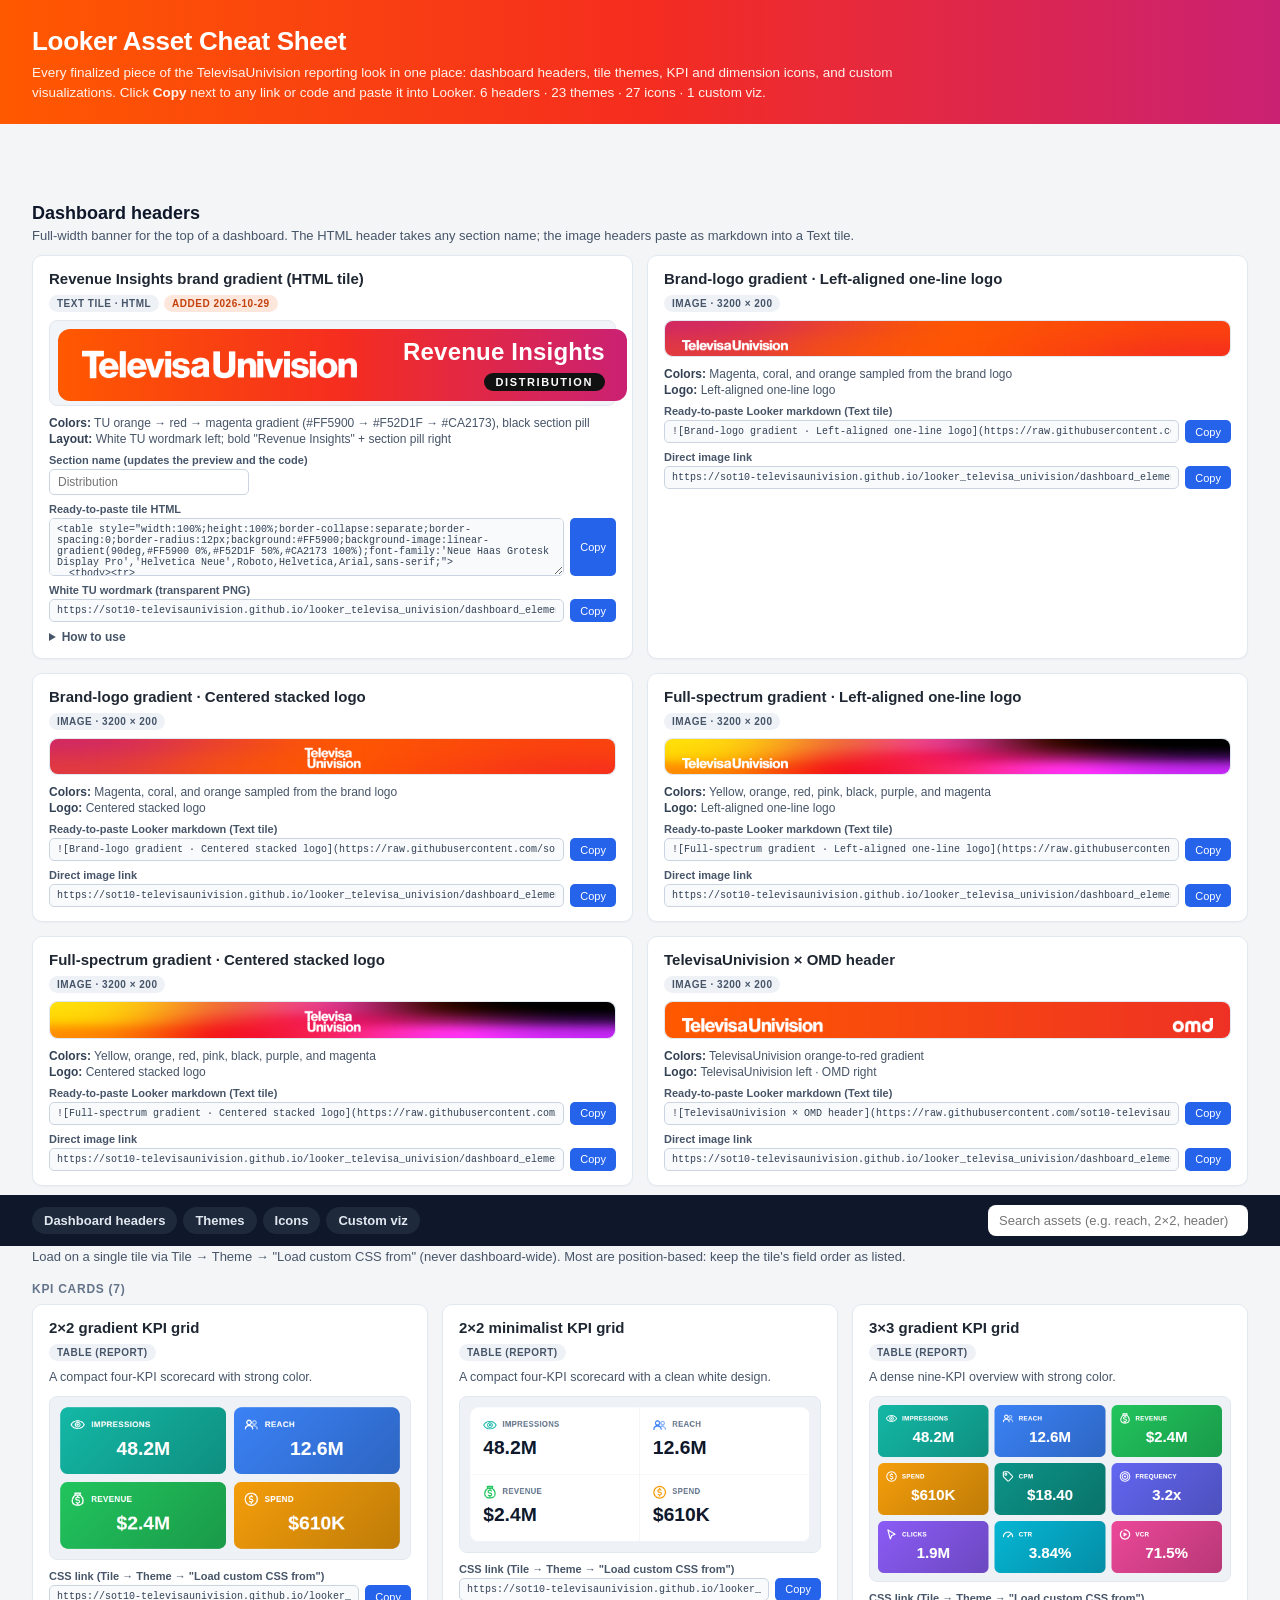
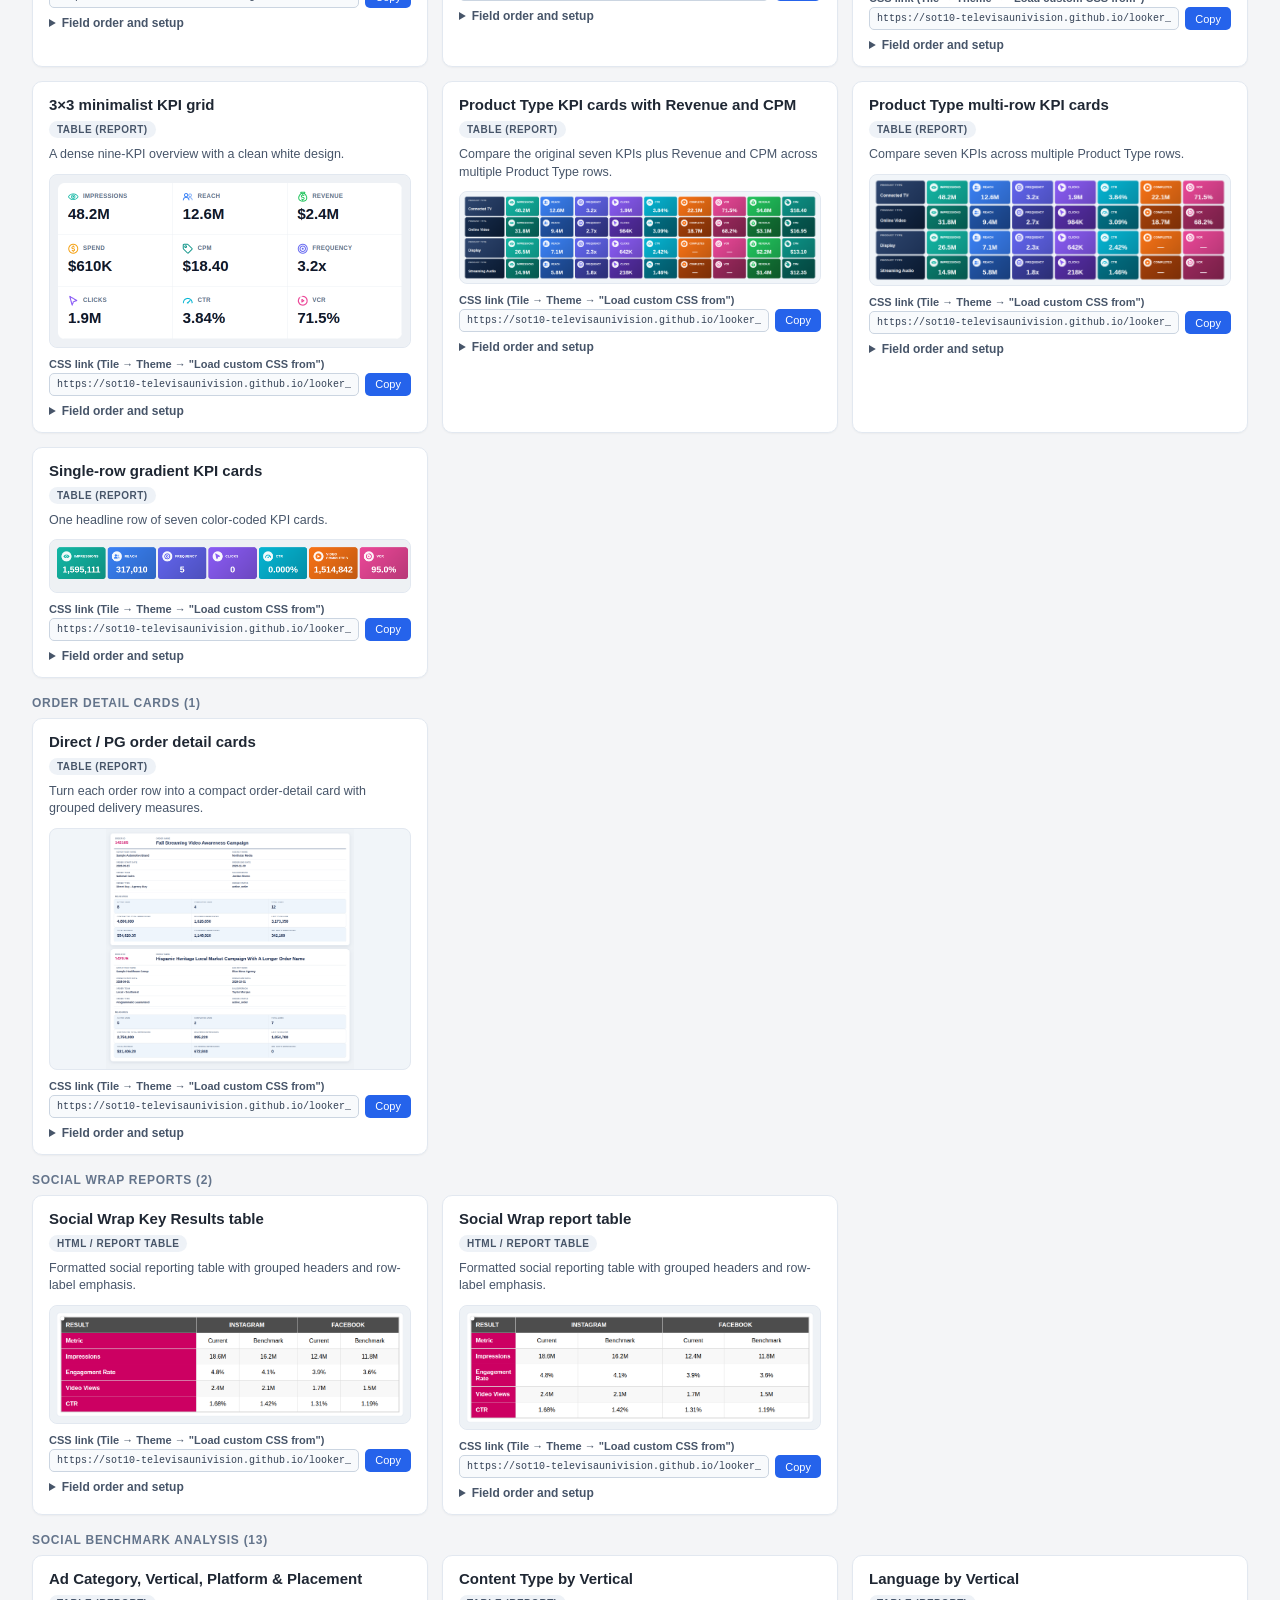
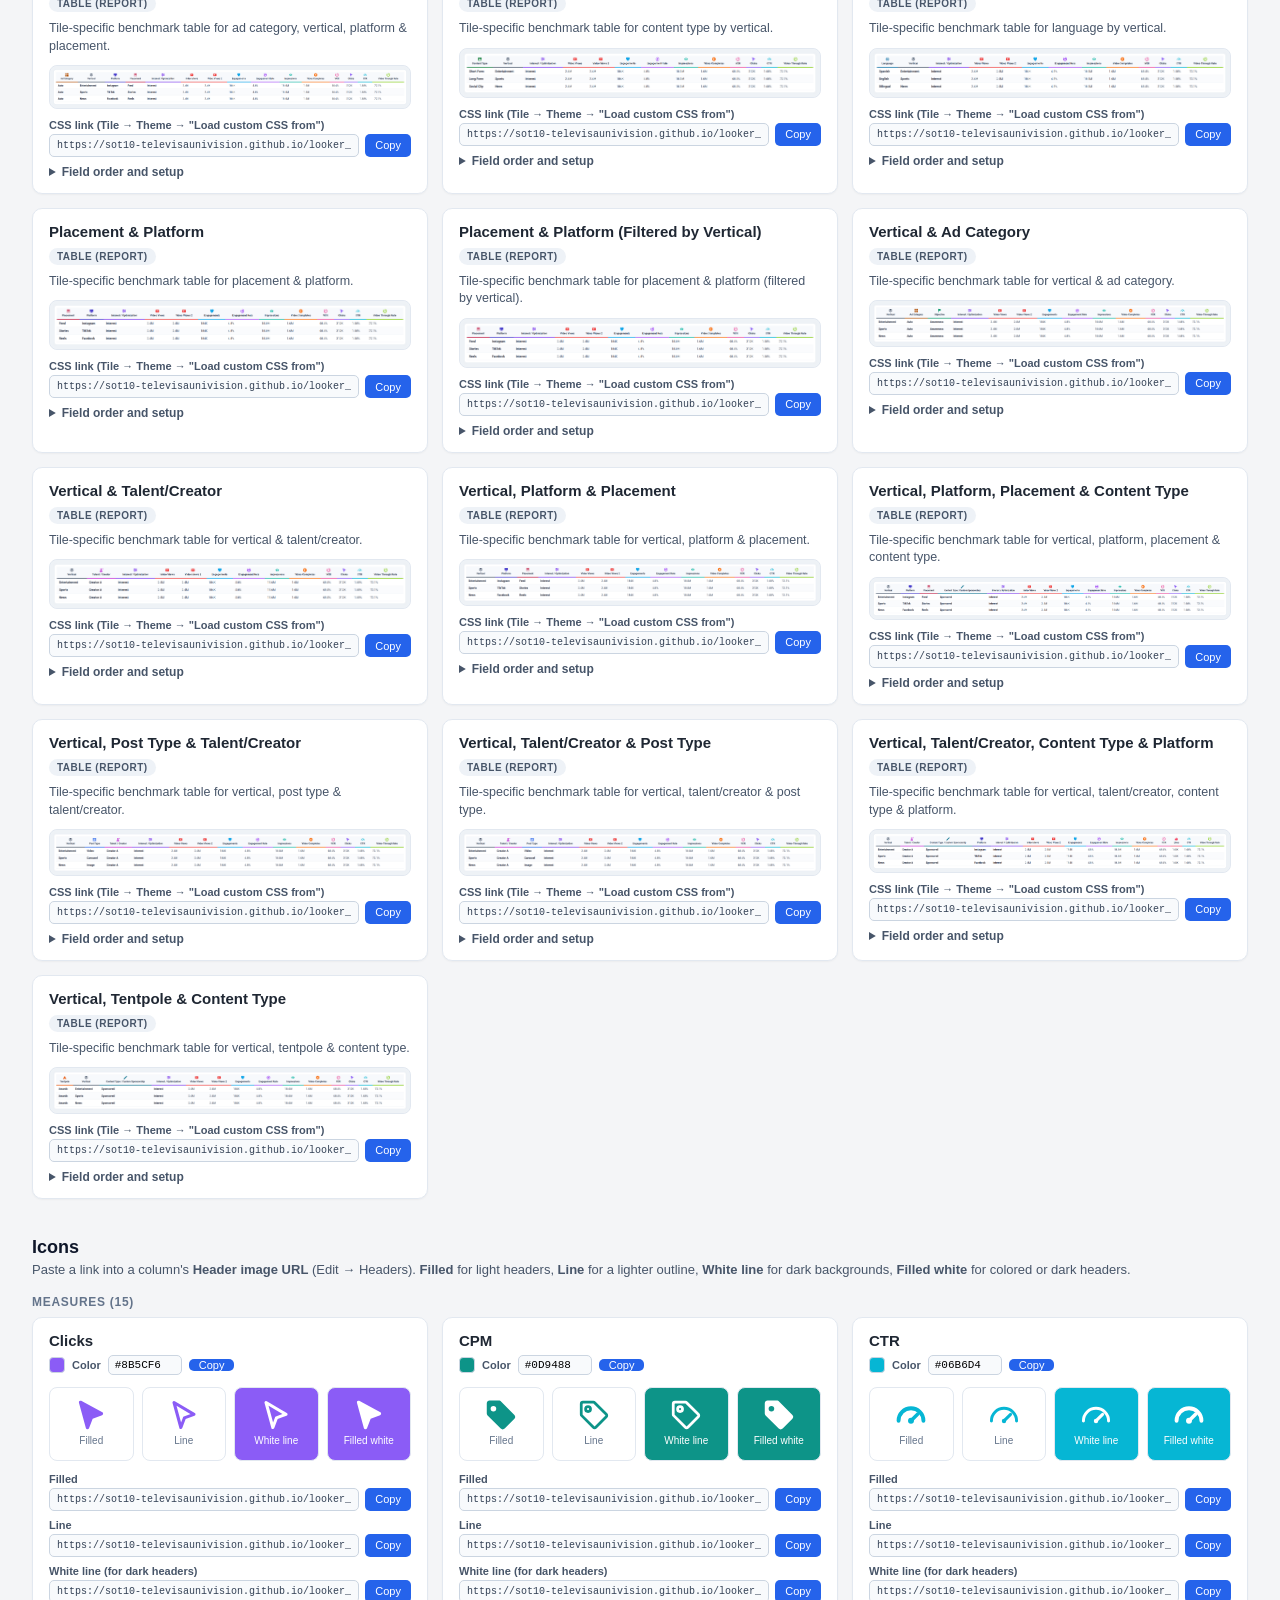
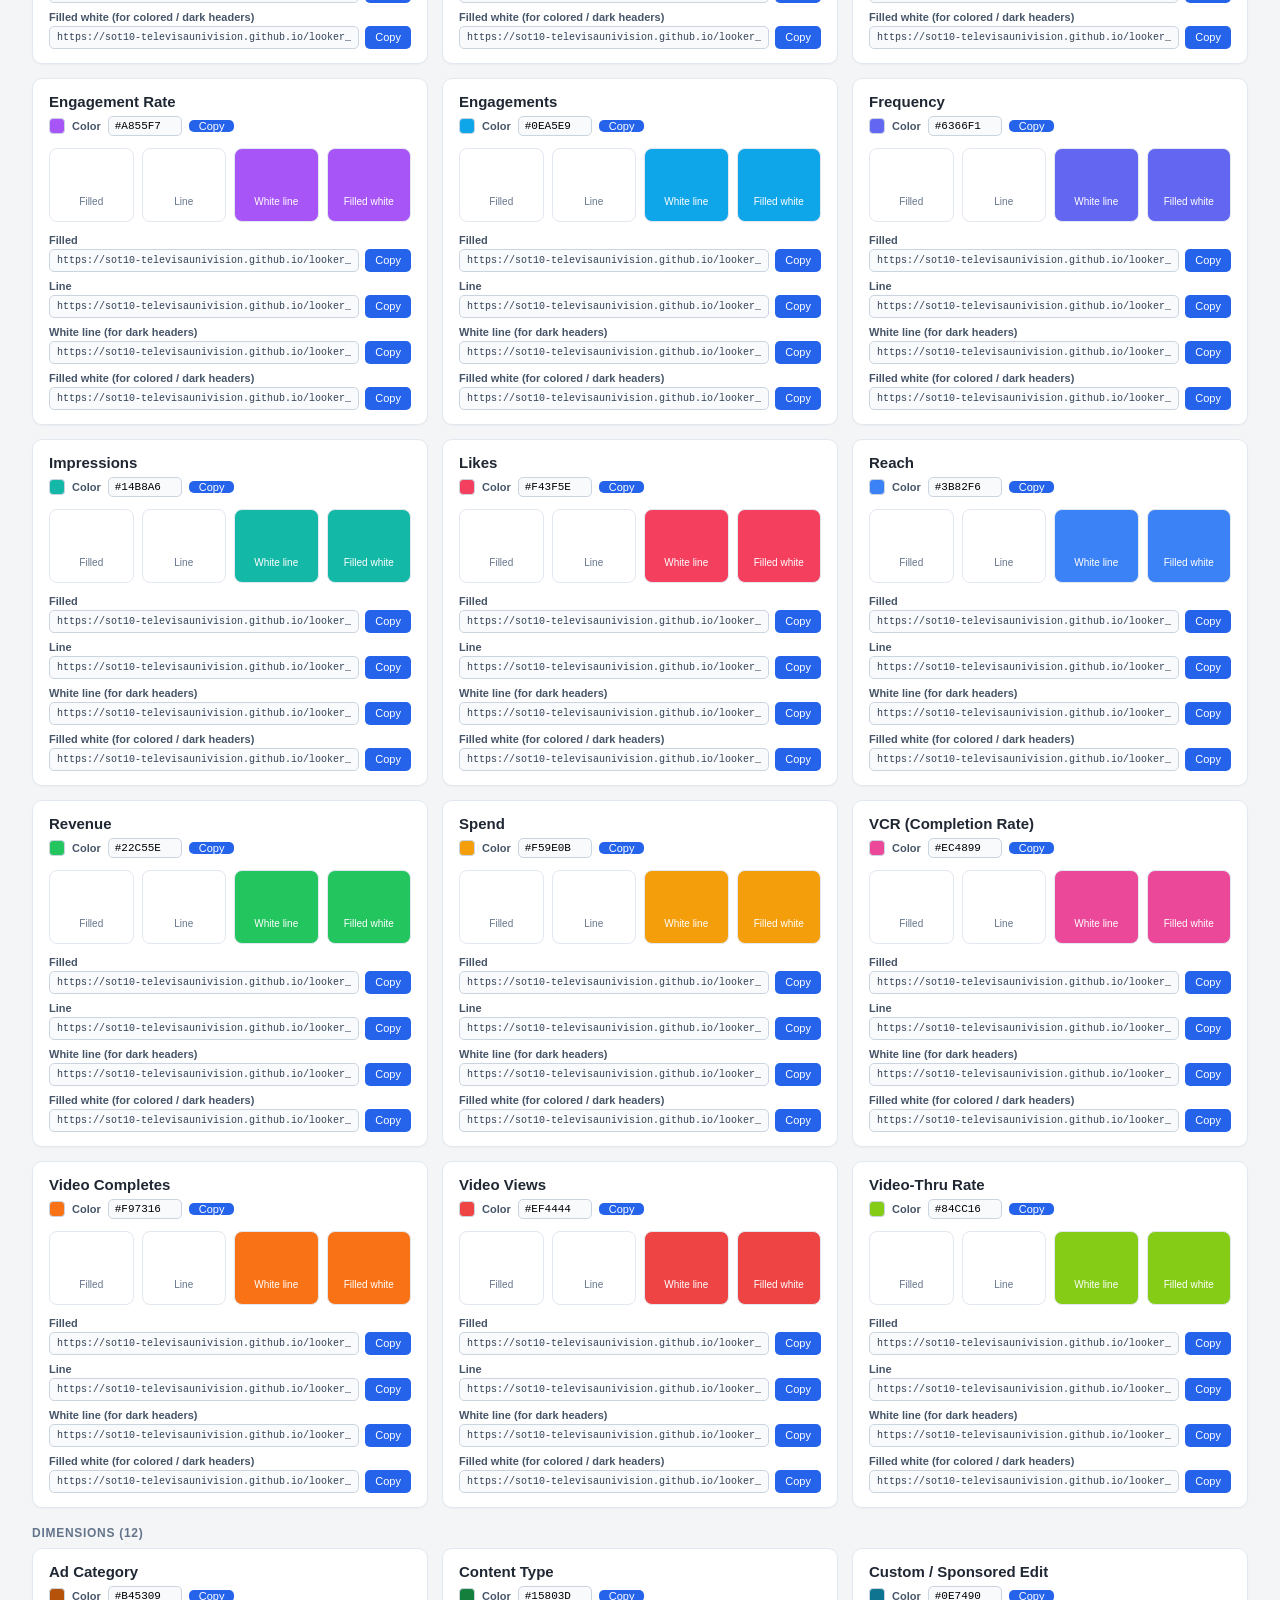
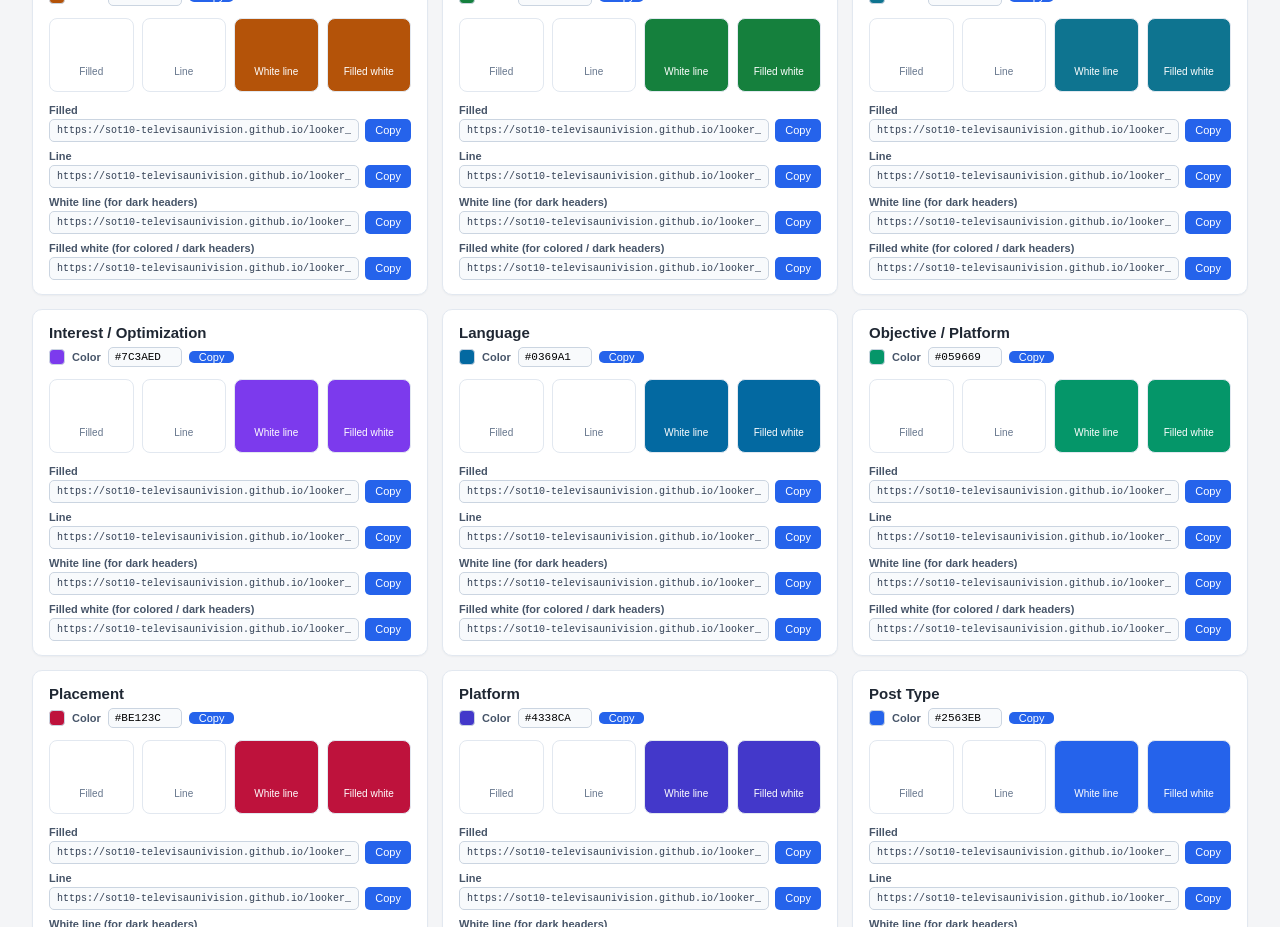
<file: looker_css/theme-catalog/index.html>
<!doctype html>
<html lang="en"><head><meta charset="utf-8">
<title>Moved: Looker Asset Cheat Sheet</title>
<meta http-equiv="refresh" content="0; url=https://sot10-televisaunivision.github.io/looker_televisa_univision/#themes">
<link rel="canonical" href="https://sot10-televisaunivision.github.io/looker_televisa_univision/#themes">
</head><body style="font-family:Helvetica,Arial,sans-serif;padding:40px">
<p>The theme catalog now lives on the <a href="https://sot10-televisaunivision.github.io/looker_televisa_univision/#themes">Looker Asset Cheat Sheet</a>.</p>
</body></html>
</file>
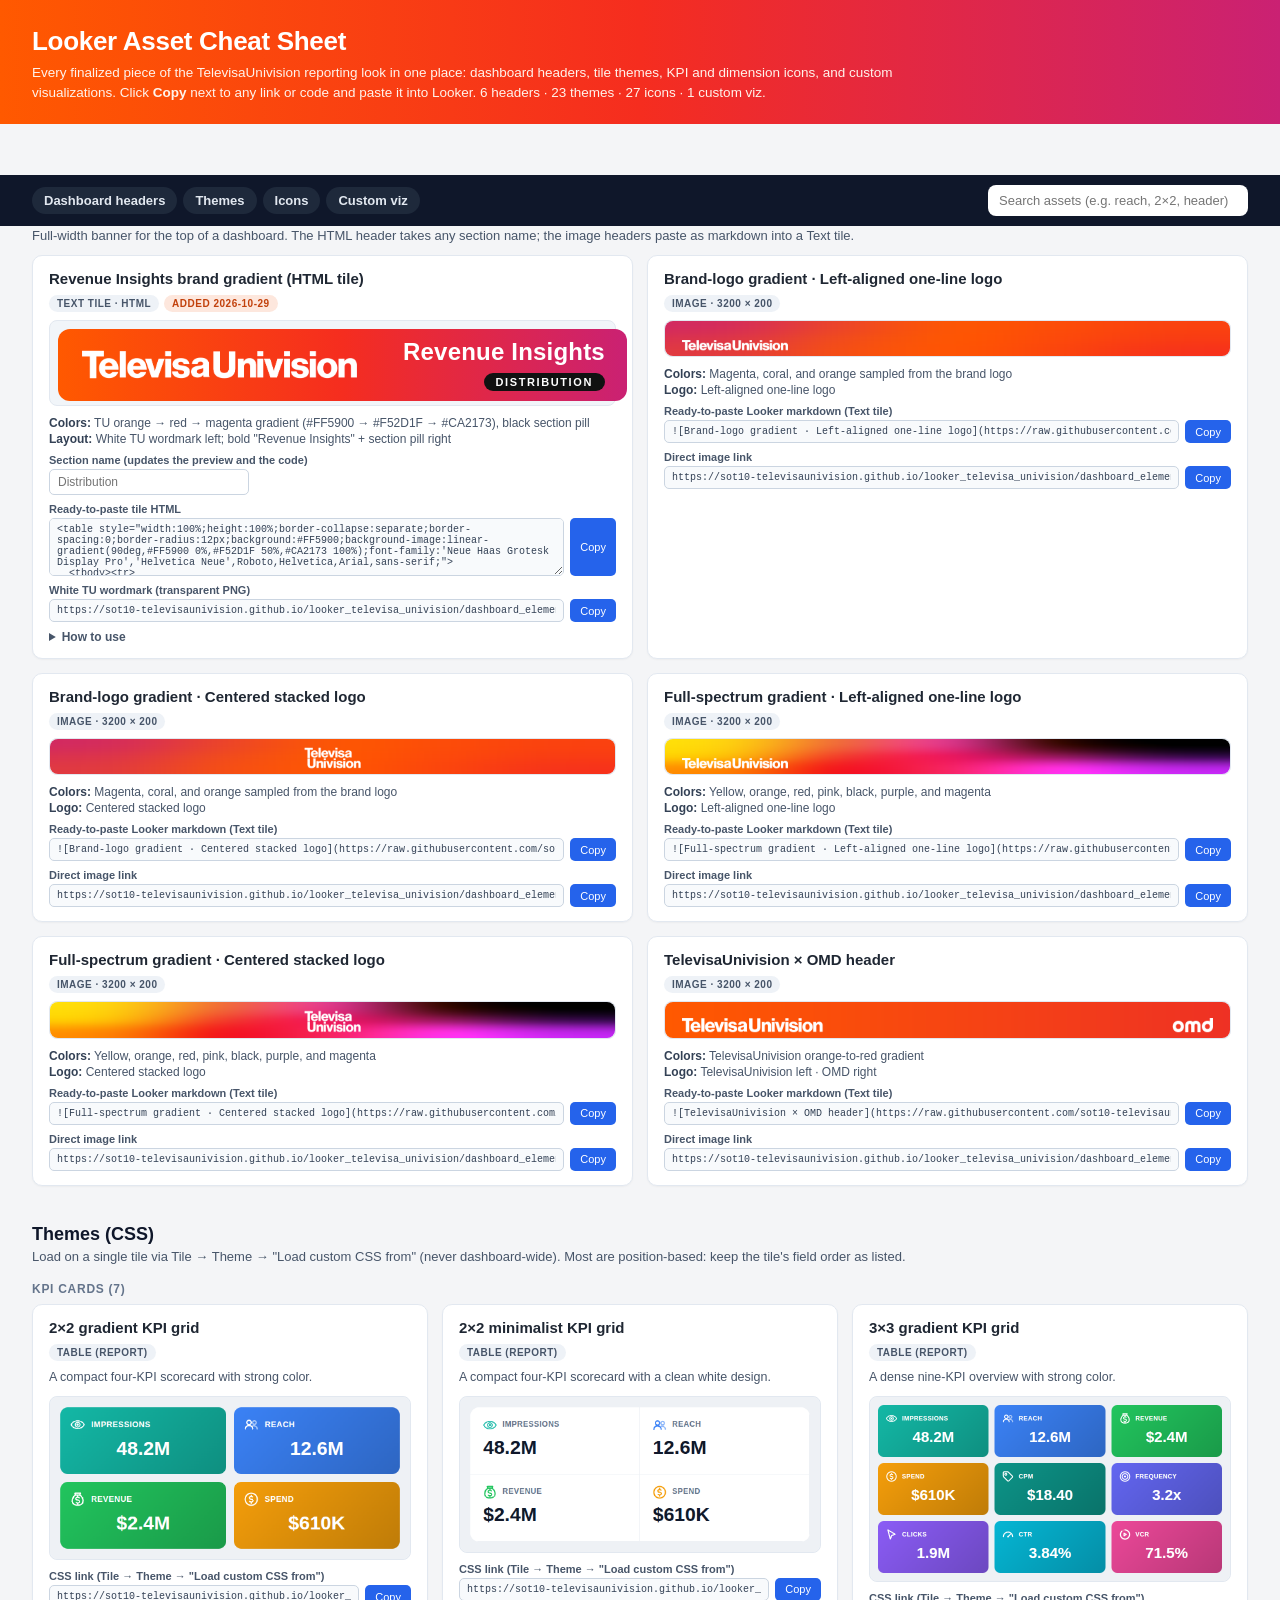
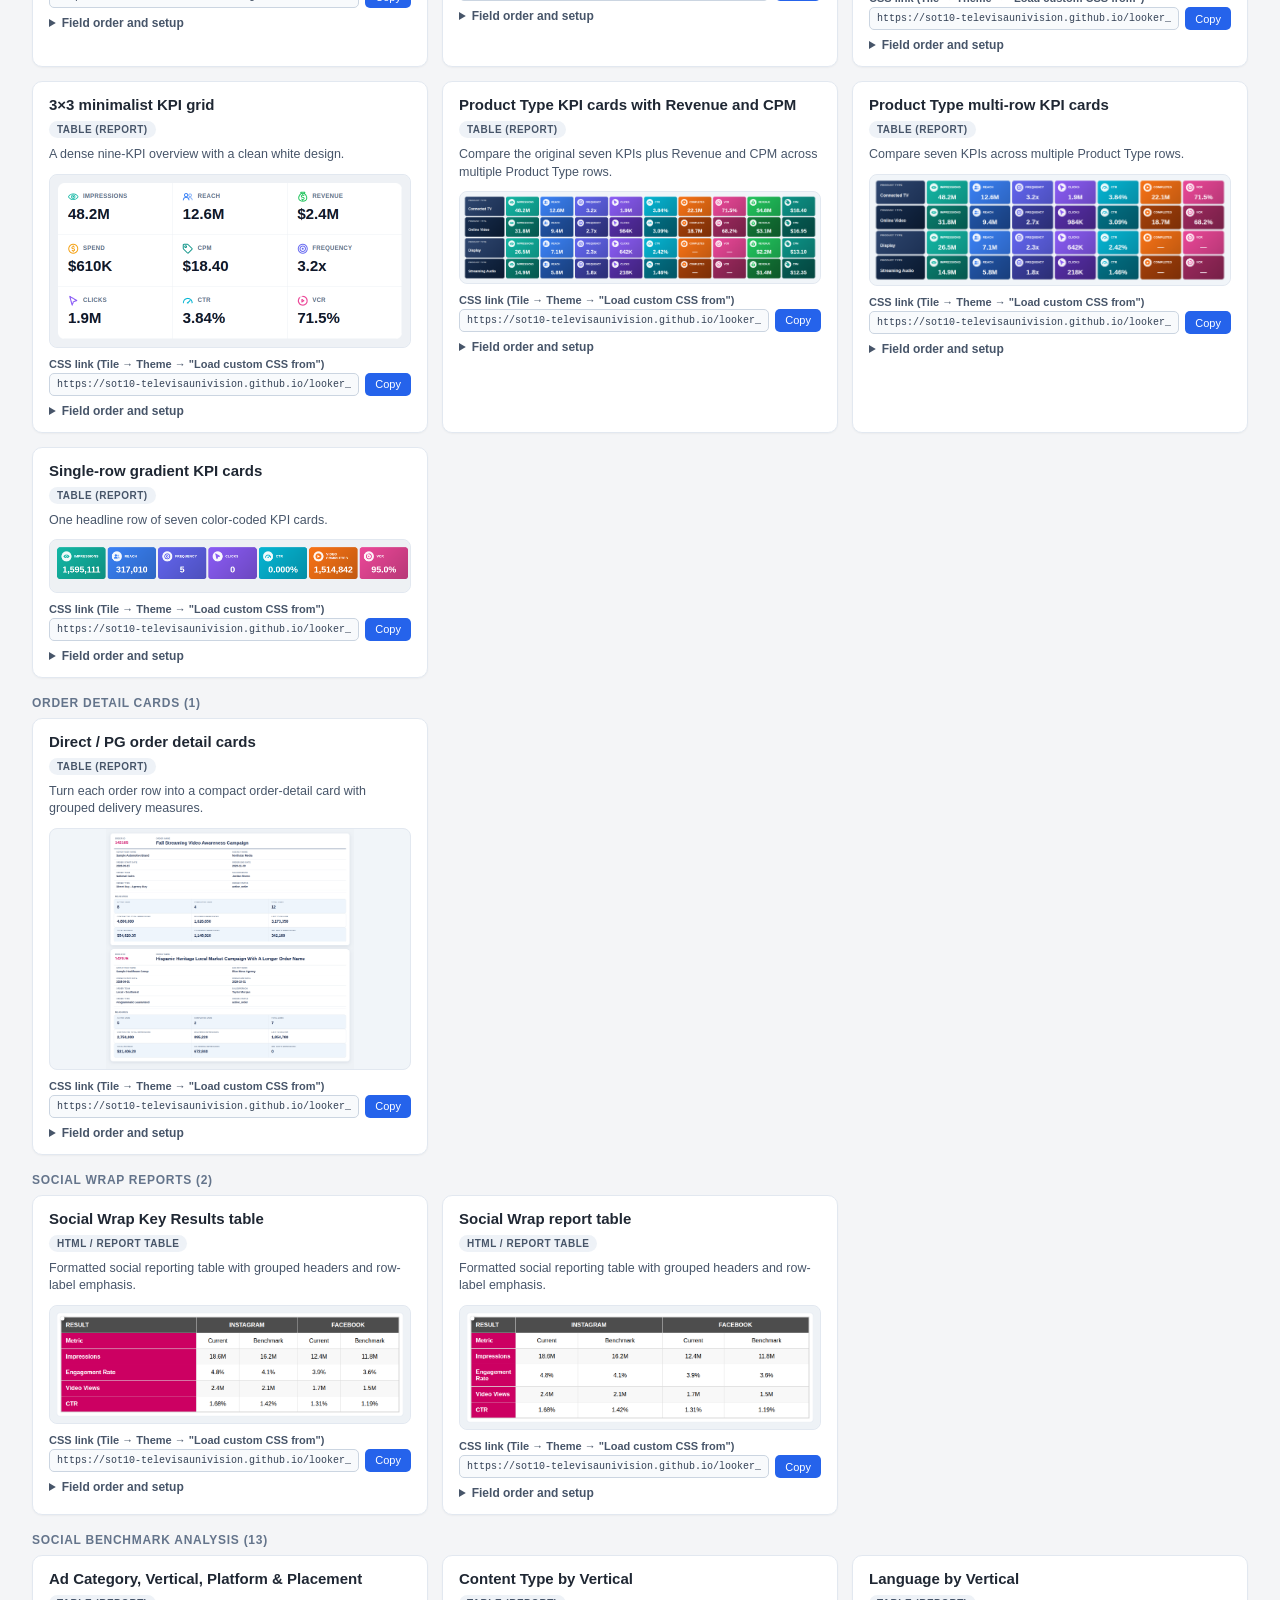
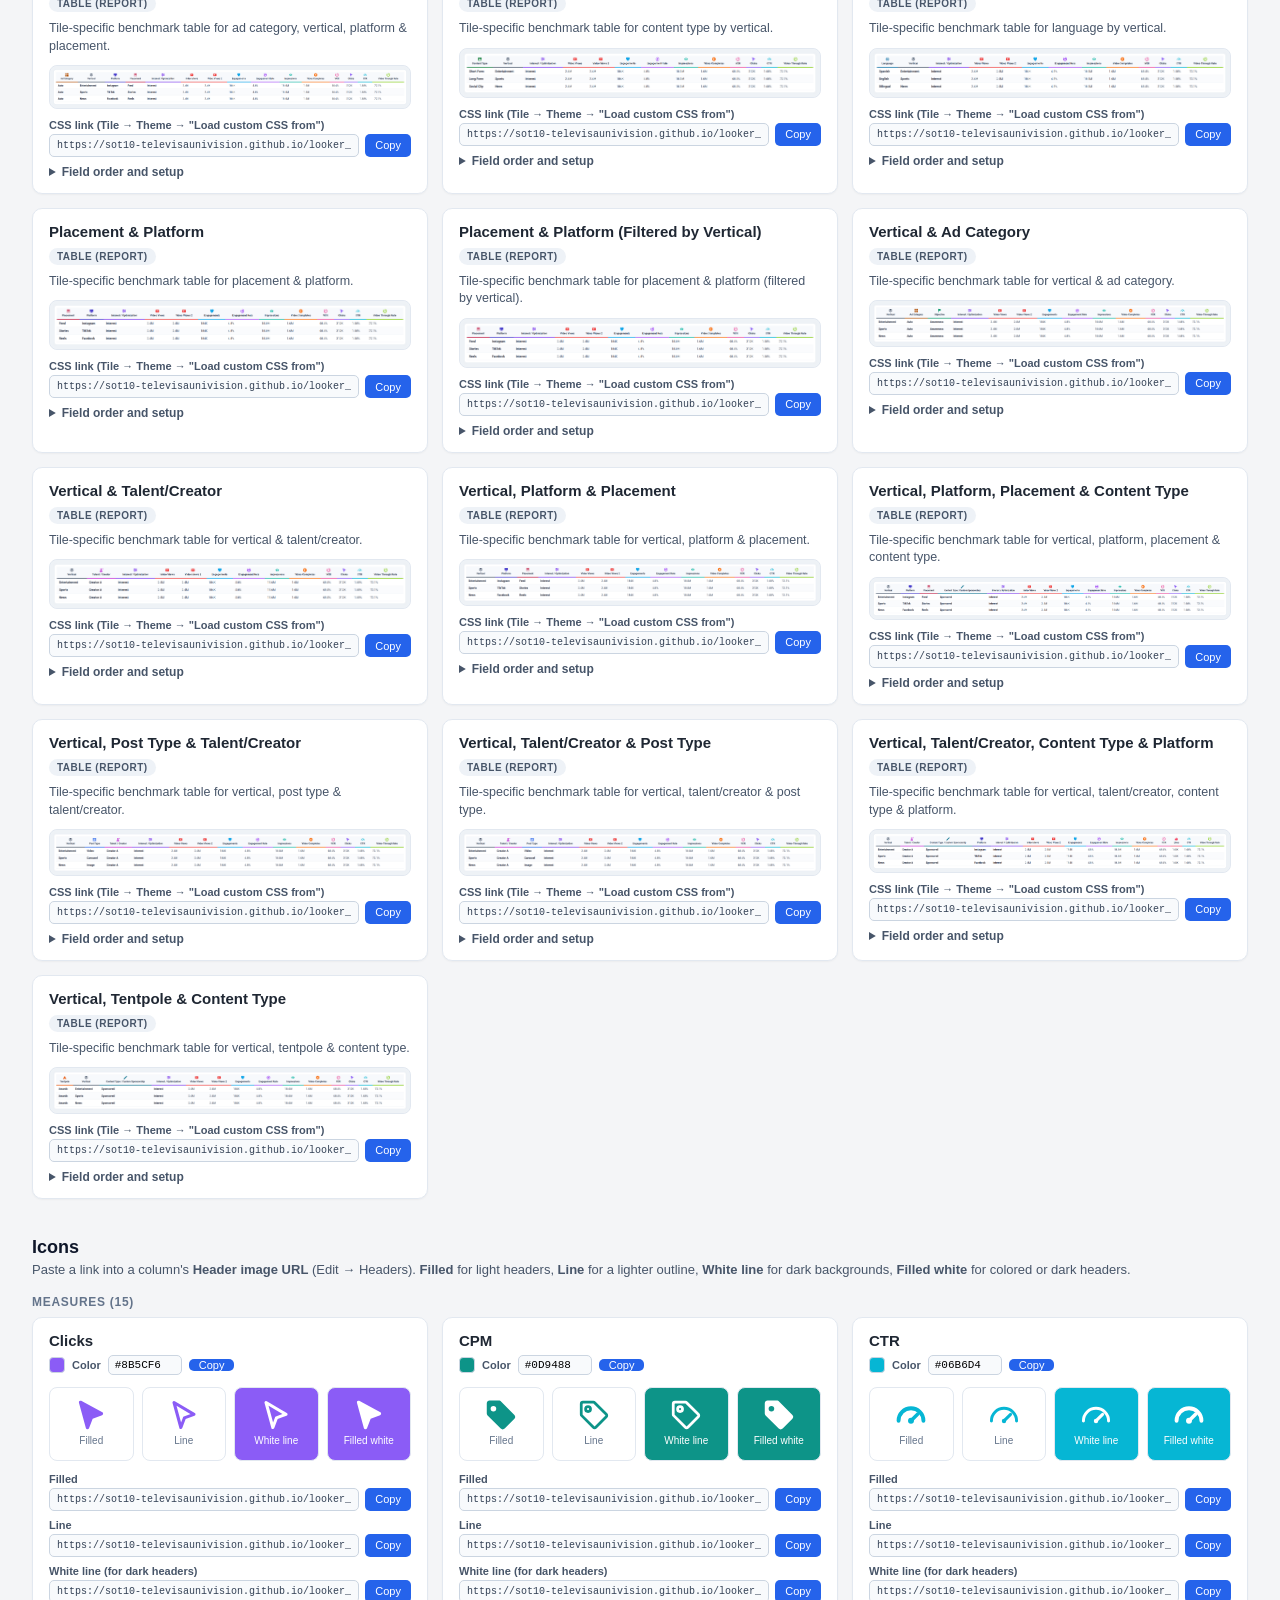
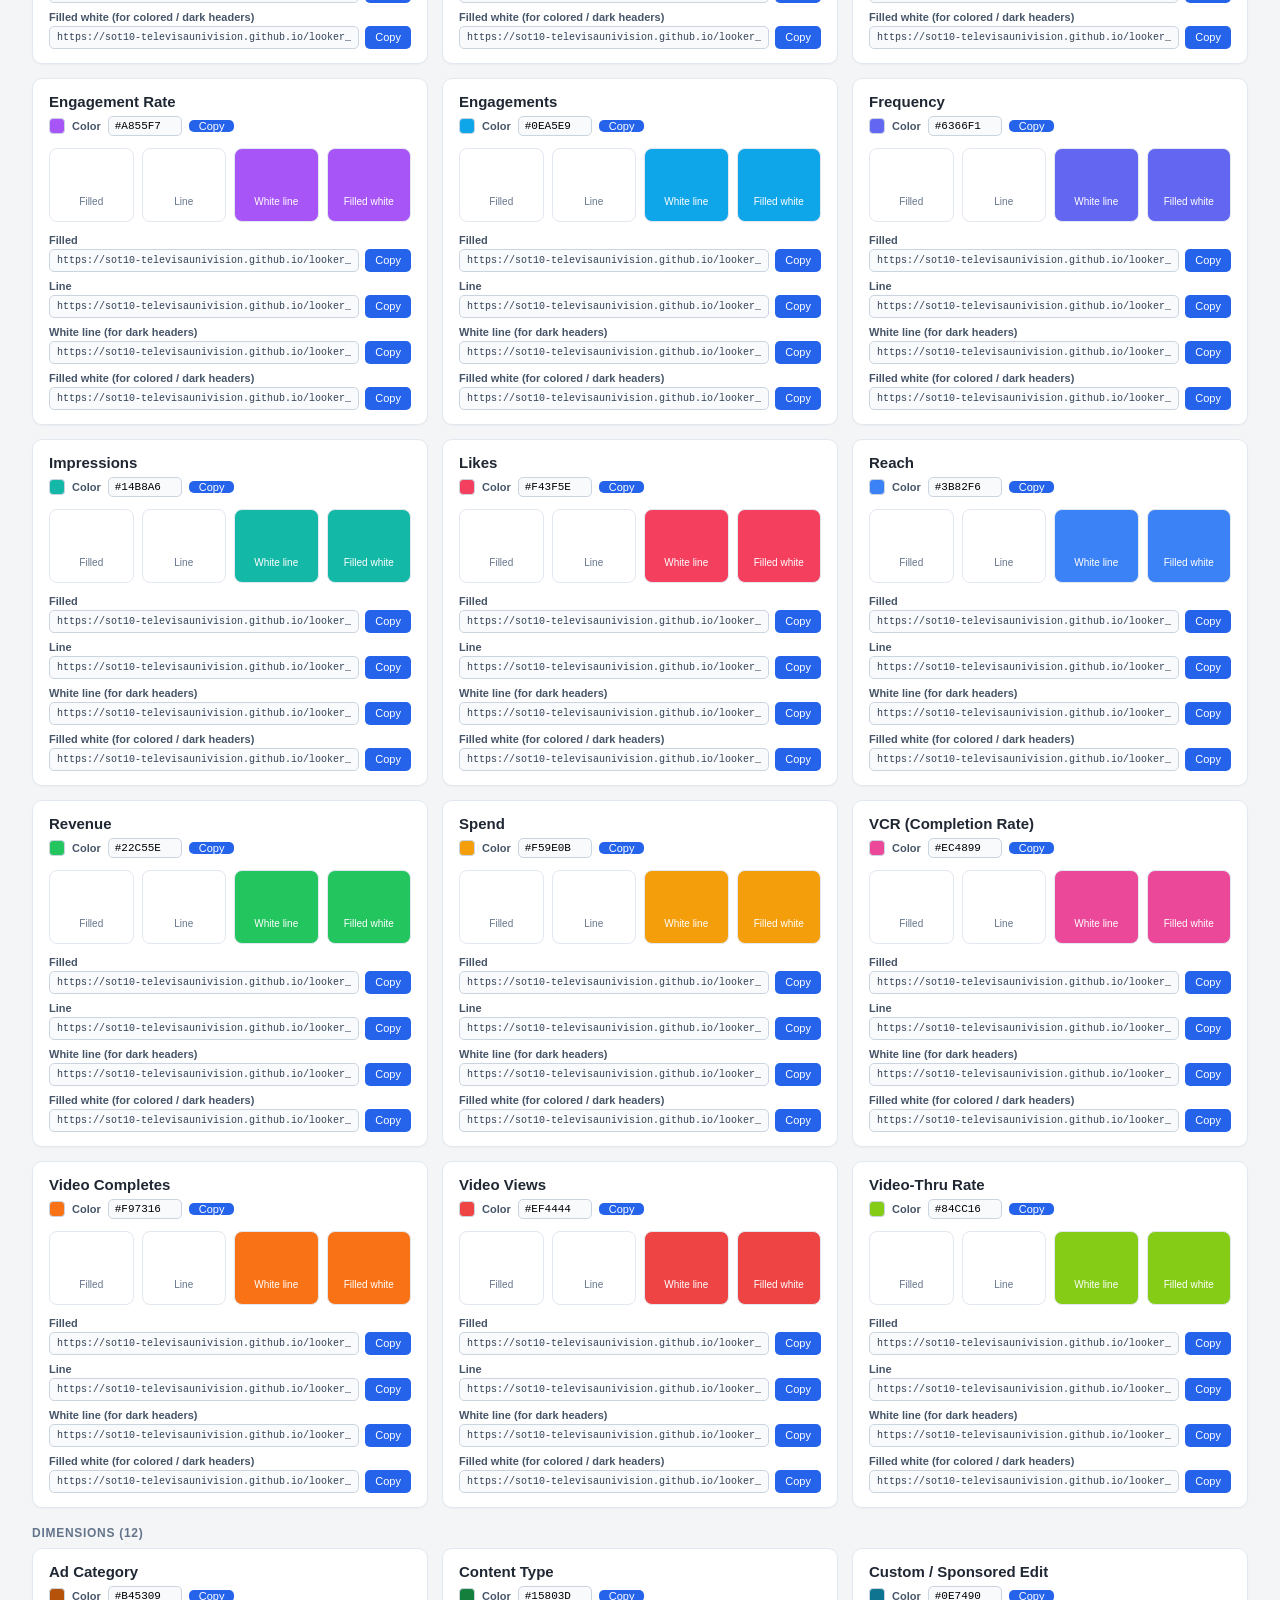
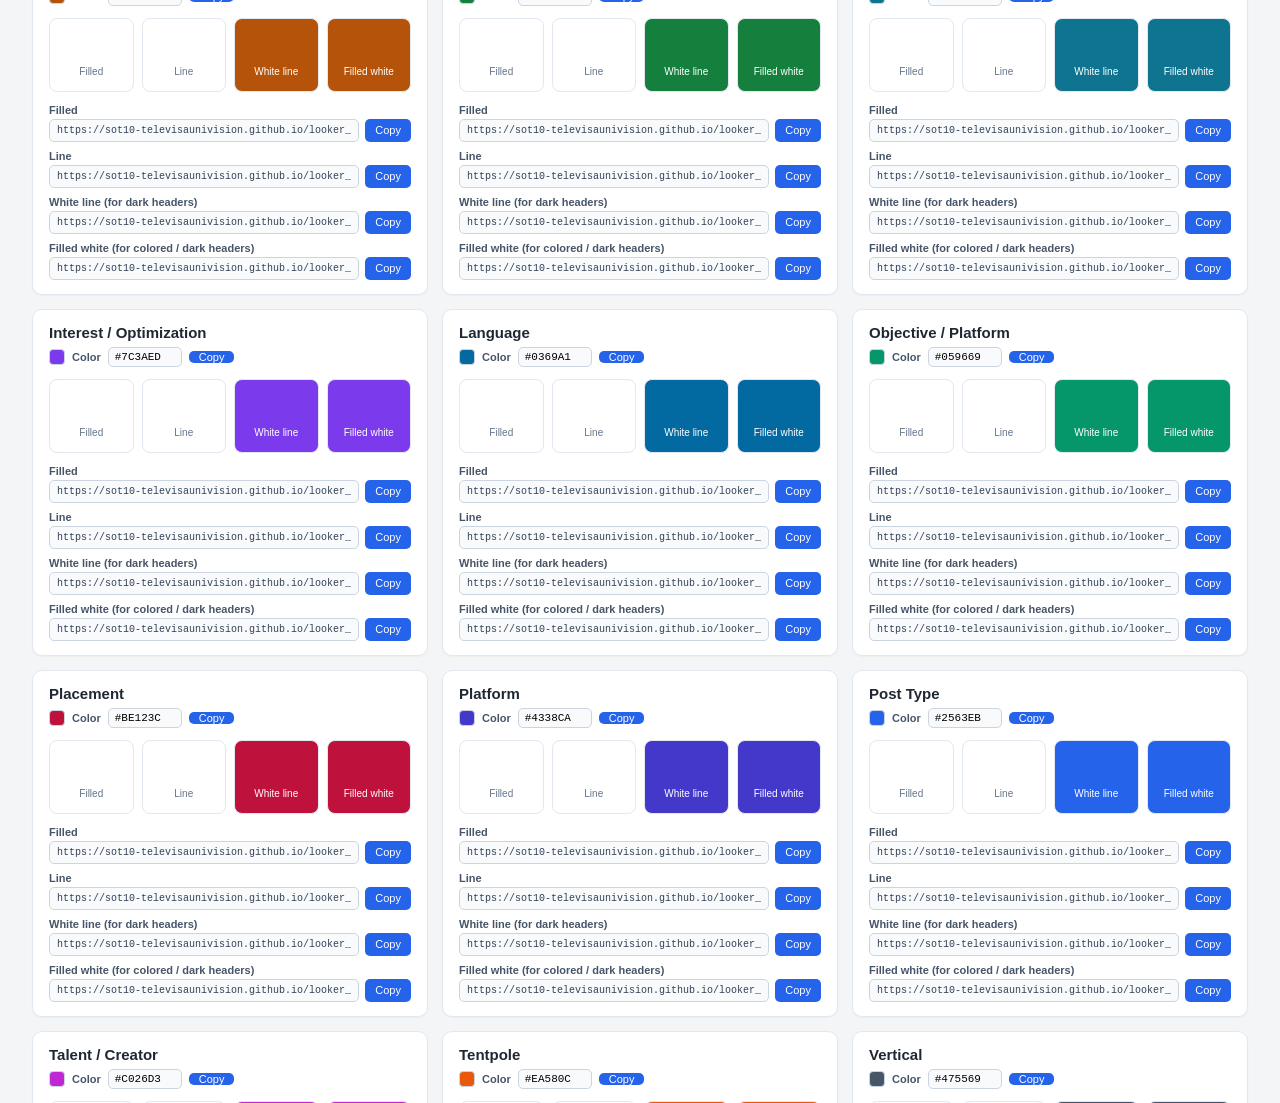
<file: dashboard_elements/header_catalog.html>
<!doctype html>
<html lang="en"><head><meta charset="utf-8">
<title>Moved: Looker Asset Cheat Sheet</title>
<meta http-equiv="refresh" content="0; url=https://sot10-televisaunivision.github.io/looker_televisa_univision/#headers">
<link rel="canonical" href="https://sot10-televisaunivision.github.io/looker_televisa_univision/#headers">
</head><body style="font-family:Helvetica,Arial,sans-serif;padding:40px">
<p>The header catalog now lives on the <a href="https://sot10-televisaunivision.github.io/looker_televisa_univision/#headers">Looker Asset Cheat Sheet</a>.</p>
</body></html>
</file>
